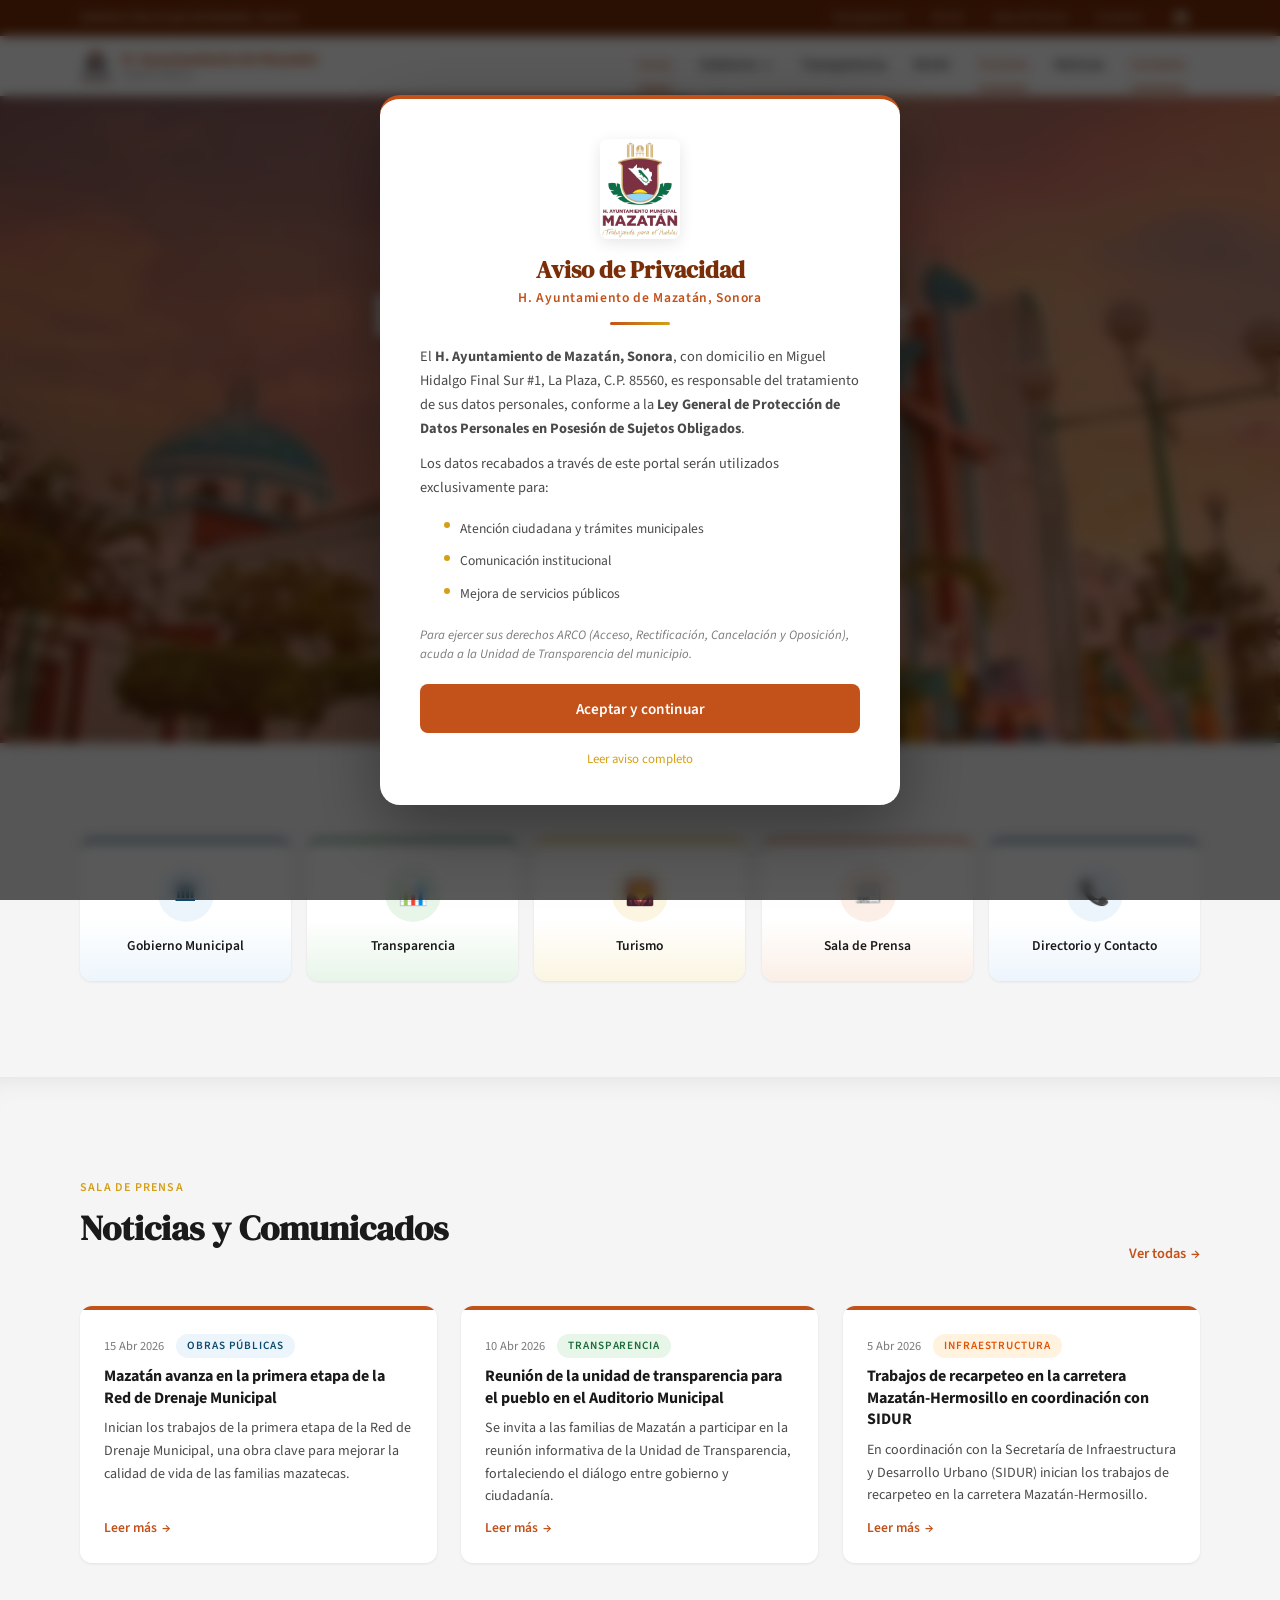
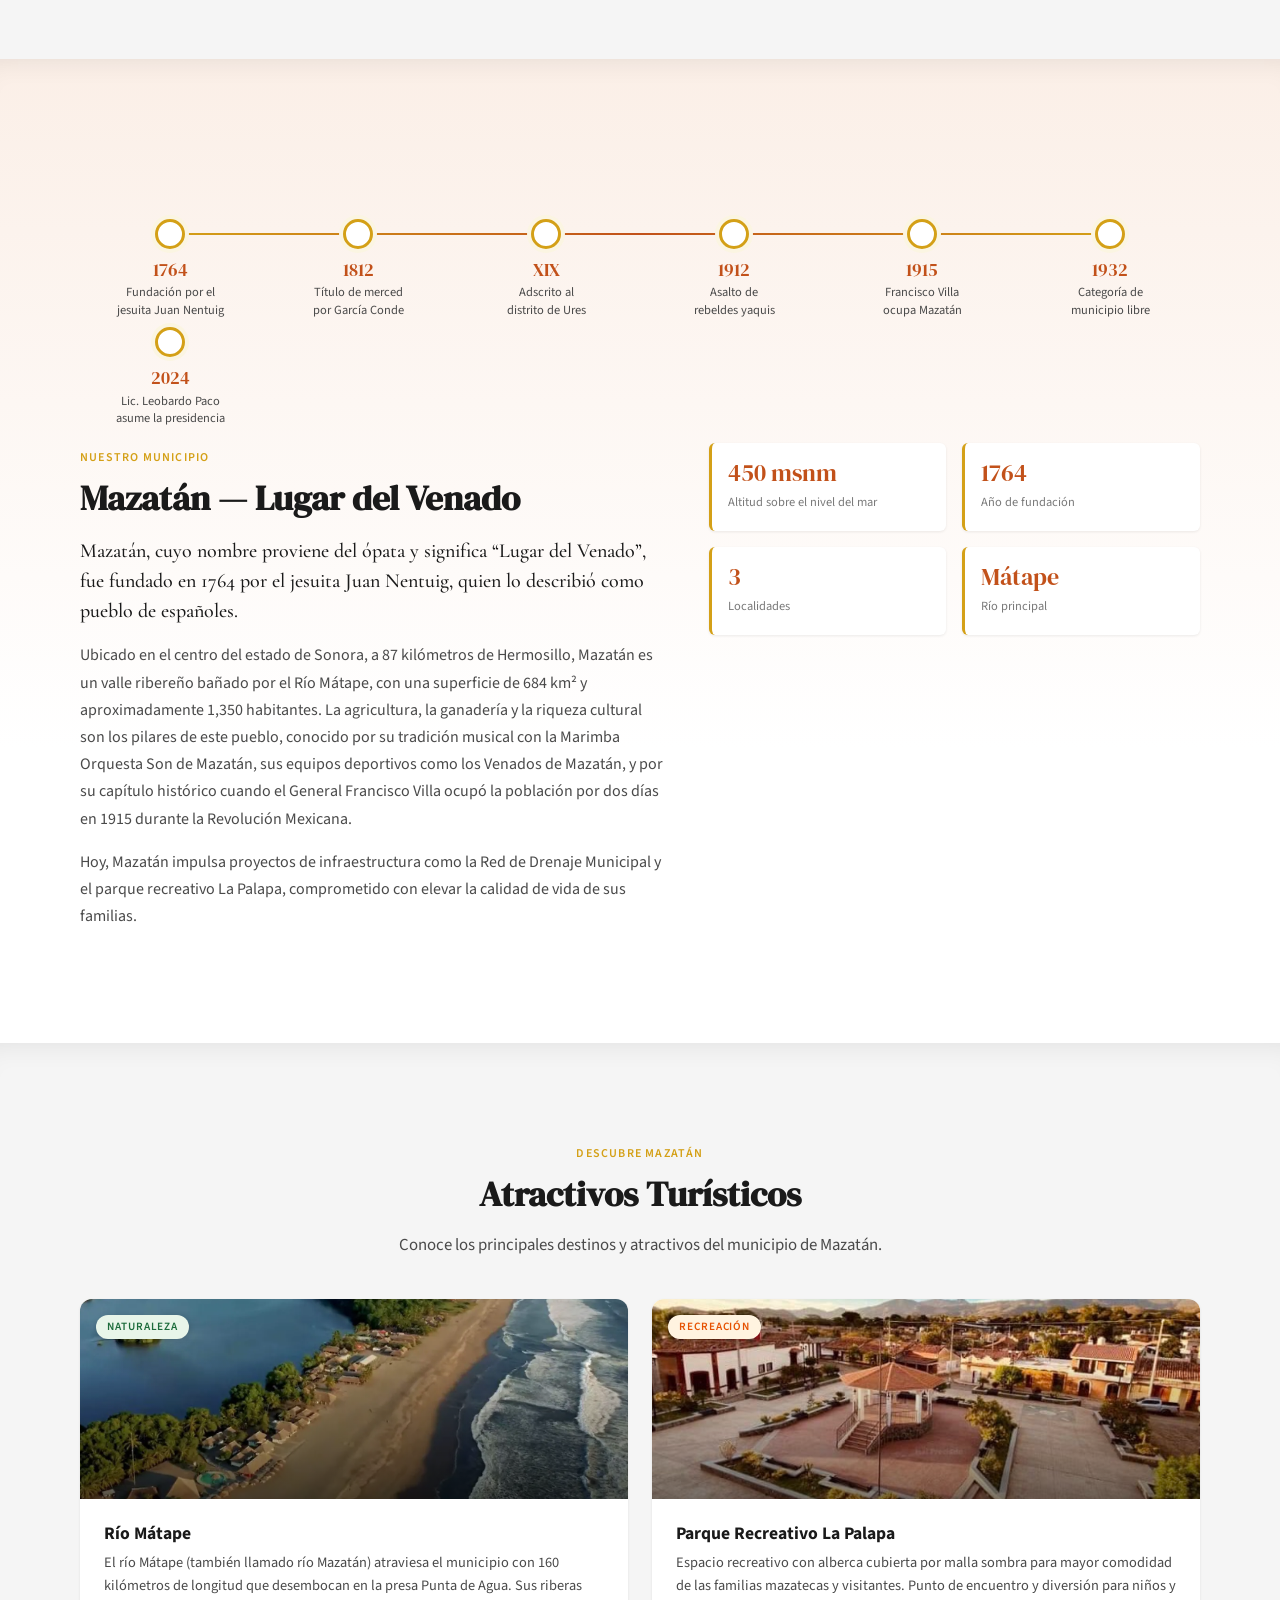
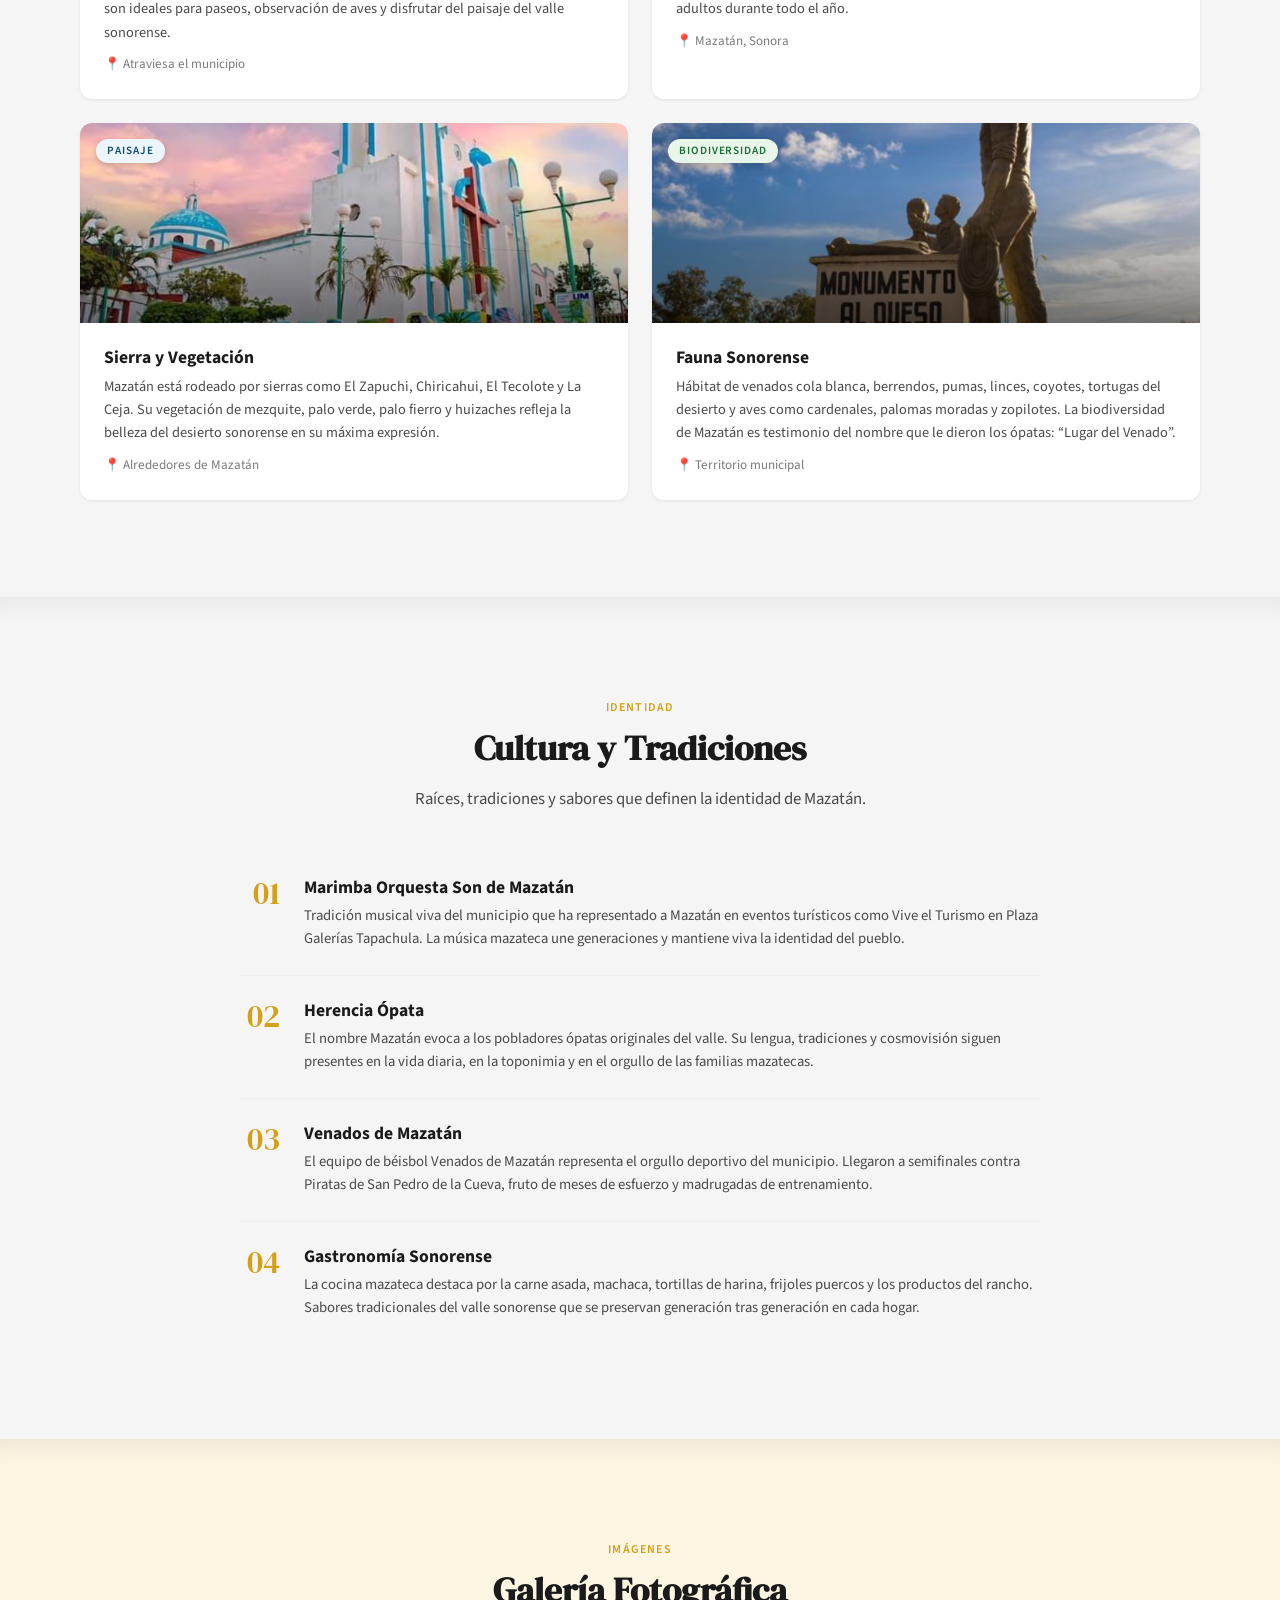
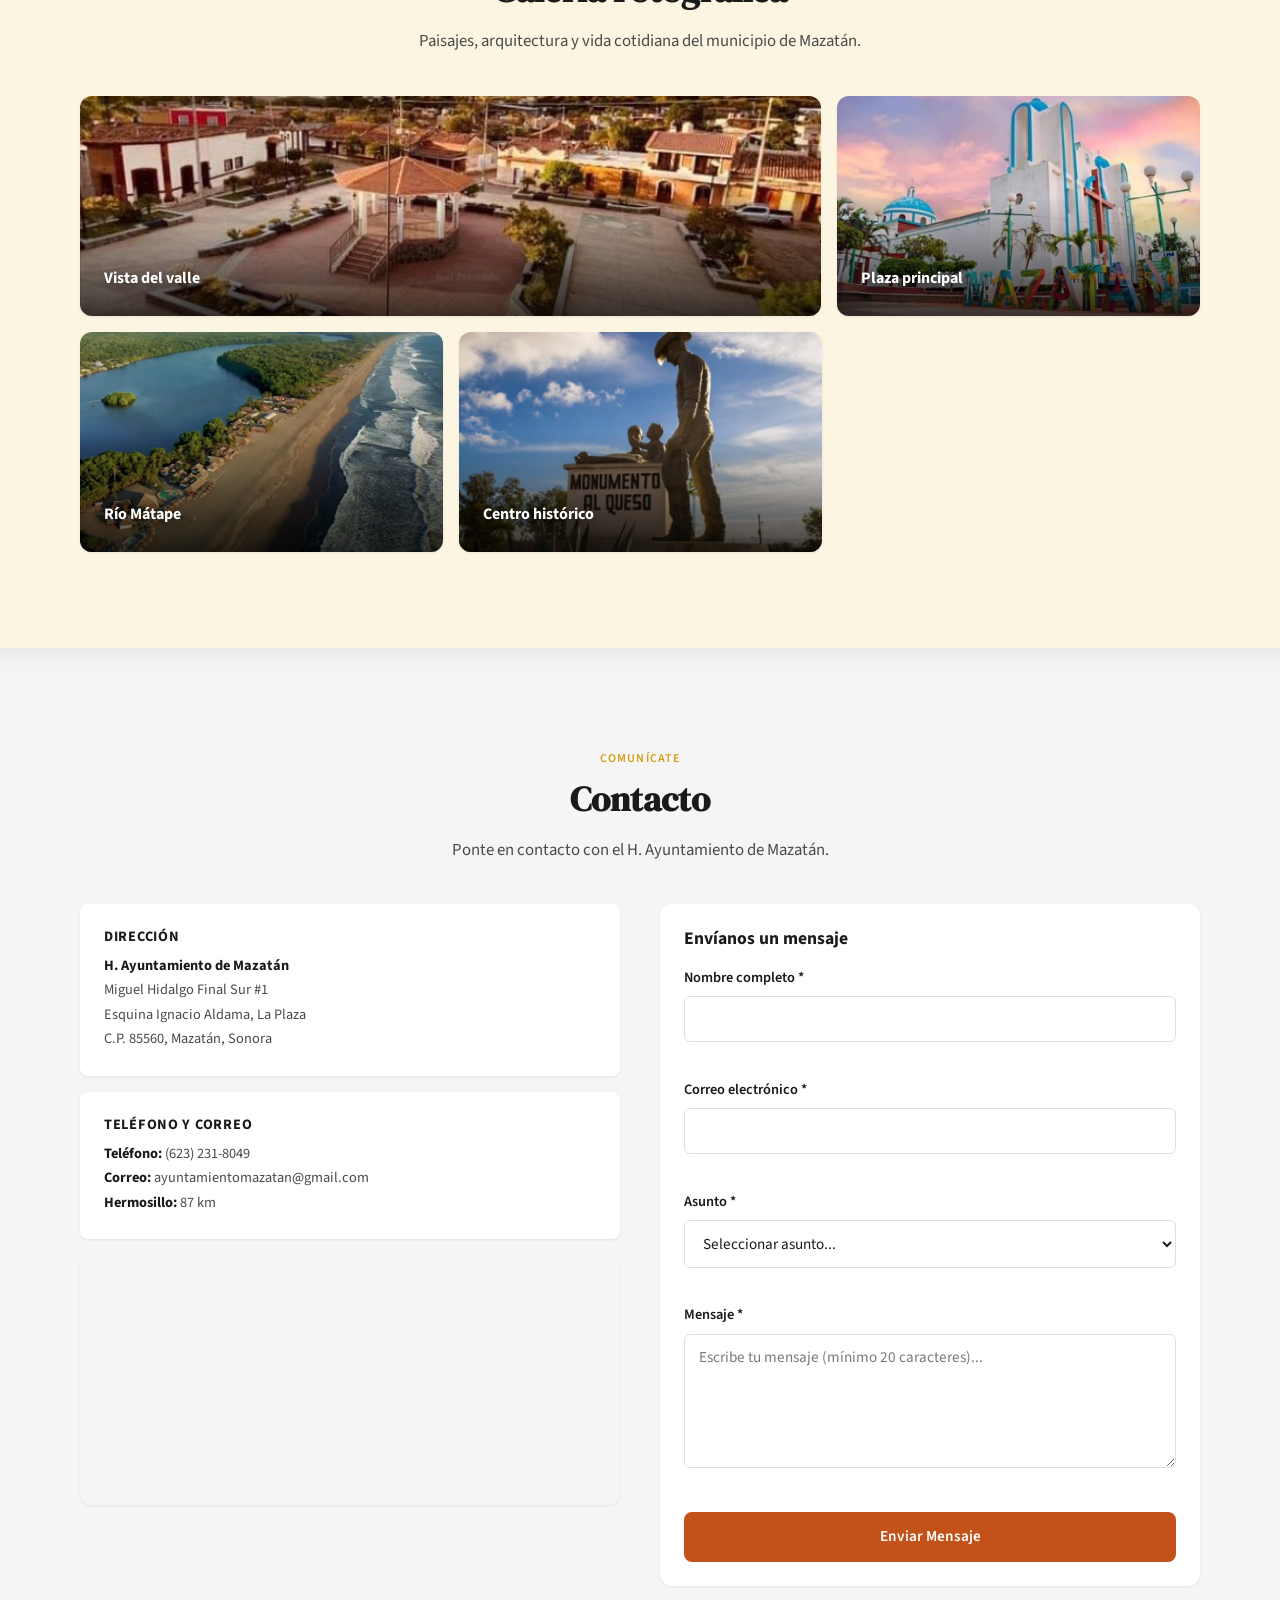
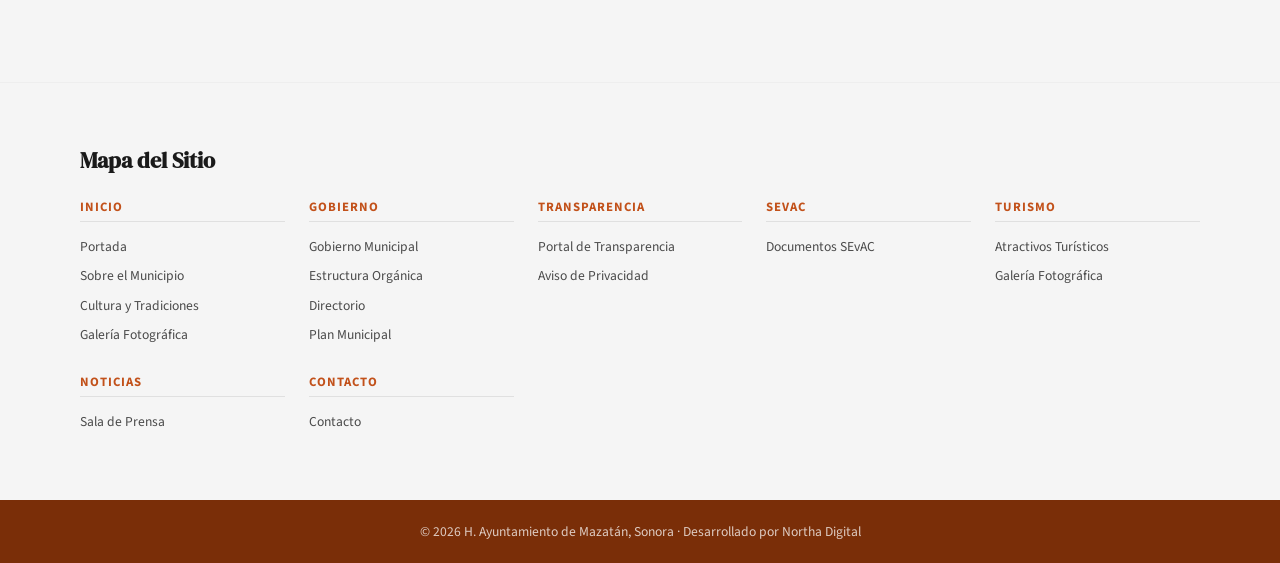
<file: index.html>
<!DOCTYPE html>
<html lang="es">
<head>
  <meta charset="UTF-8">
  <meta name="viewport" content="width=device-width, initial-scale=1.0">
  <meta name="theme-color" content="#C2511A">
  <meta name="apple-mobile-web-app-status-bar-style" content="#C2511A">
  <meta name="msapplication-navbutton-color" content="#C2511A">
  <meta name="color-scheme" content="only light">
  <meta name="supported-color-schemes" content="light only">
  <style>
    :root { color-scheme: only light !important; }
    html, body { background-color: #F5F5F5 !important; }
  </style>
  <title>H. Ayuntamiento de Mazatán | Portal Oficial del Gobierno Municipal</title>
  <meta name="description" content="Portal oficial del H. Ayuntamiento de Mazatán, Sonora. Servicios digitales, transparencia, turismo y noticias del gobierno municipal.">
  <meta name="keywords" content="Mazatán, Sonora, gobierno municipal, ayuntamiento, valle de Mátape, turismo, ópata, lugar del venado">
  <meta property="og:title" content="H. Ayuntamiento de Mazatán | Portal Oficial del Gobierno Municipal">
  <meta property="og:description" content="Portal oficial del H. Ayuntamiento de Mazatán, Sonora. Servicios digitales, transparencia, turismo y noticias del gobierno municipal.">
  <meta property="og:type" content="website">
  <meta property="og:locale" content="es_MX">
  <link rel="icon" href="data:image/svg+xml,<svg xmlns='http://www.w3.org/2000/svg' viewBox='0 0 100 100'><text y='.9em' font-size='90'>🏛️</text></svg>">
  <link rel="preconnect" href="https://fonts.googleapis.com">
  <link rel="preconnect" href="https://fonts.gstatic.com" crossorigin>
  <link href="https://fonts.googleapis.com/css2?family=DM+Serif+Display:ital@0;1&family=Source+Sans+3:wght@300;400;500;600;700&family=Cormorant+Garamond:ital,wght@0,500;0,600;0,700;1,600&display=swap" rel="stylesheet">
  <link rel="stylesheet" href="css/globals.css">
  <link rel="stylesheet" href="css/nav-footer.css">
  <link rel="stylesheet" href="css/home.css">
  <script src="js/main.js" defer></script>
</head>
<body>

  <!-- Skip link -->
  <a href="#main-content" class="skip-link">Ir al contenido principal</a>

  <!-- === TOPBAR === -->
  <div class="topbar">
    <div class="container">
      <span class="topbar__left">Gobierno Municipal de Mazatán, Sonora</span>
      <nav class="topbar__right" aria-label="Enlaces rápidos">
        <a href="transparencia.html" class="topbar__link">Transparencia</a>
        <span class="topbar__sep">|</span>
        <a href="sevac.html" class="topbar__link">SEvAC</a>
        <span class="topbar__sep">|</span>
        <a href="noticias.html" class="topbar__link">Sala de Prensa</a>
        <span class="topbar__sep">|</span>
        <a href="#contacto" class="topbar__link">Contacto</a>
        <span class="topbar__sep">|</span>
        <a href="https://www.facebook.com/" target="_blank" rel="noopener noreferrer" class="topbar__link topbar__facebook" aria-label="Facebook">
          <svg width="16" height="16" viewBox="0 0 24 24" fill="currentColor"><path d="M24 12.073c0-6.627-5.373-12-12-12s-12 5.373-12 12c0 5.99 4.388 10.954 10.125 11.854v-8.385H7.078v-3.47h3.047V9.43c0-3.007 1.792-4.669 4.533-4.669 1.312 0 2.686.235 2.686.235v2.953H15.83c-1.491 0-1.956.925-1.956 1.874v2.25h3.328l-.532 3.47h-2.796v8.385C19.612 23.027 24 18.062 24 12.073z"/></svg>
        </a>
      </nav>
    </div>
  </div>

  <!-- === NAVBAR === -->
  <nav class="navbar" role="navigation" aria-label="Navegación principal">
    <div class="container">
      <a href="index.html" class="navbar__brand">
        <img src="assets/images/escudo-mazatan.png" alt="Escudo de Mazatán" class="nav__escudo">
        <span class="navbar__brand-text">H. Ayuntamiento de Mazatán<small>Sonora, México</small></span>
      </a>

      <ul class="navbar__menu">
        <li><a href="index.html" class="navbar__link">Inicio</a></li>
        <li class="navbar__dropdown">
          <a href="gobierno.html" class="navbar__link navbar__dropdown-toggle">
            Gobierno
            <svg viewBox="0 0 12 12" aria-hidden="true"><path d="M2 4l4 4 4-4"/></svg>
          </a>
          <div class="navbar__dropdown-menu">
            <a href="gobierno.html#estructura" class="navbar__dropdown-item">Estructura Orgánica</a>
            <a href="gobierno.html#directorio" class="navbar__dropdown-item">Directorio</a>
            <a href="gobierno.html#plan" class="navbar__dropdown-item">Plan Municipal</a>
          </div>
        </li>
        <li><a href="transparencia.html" class="navbar__link">Transparencia</a></li>
        <li><a href="sevac.html" class="navbar__link">SEvAC</a></li>
        <li><a href="#turismo" class="navbar__link">Turismo</a></li>
        <li><a href="noticias.html" class="navbar__link">Noticias</a></li>
        <li><a href="#contacto" class="navbar__link">Contacto</a></li>
      </ul>

      <button class="navbar__hamburger" aria-label="Abrir menú de navegación" aria-expanded="false" aria-controls="mobile-menu">
        <span class="navbar__hamburger-line"></span>
        <span class="navbar__hamburger-line"></span>
        <span class="navbar__hamburger-line"></span>
      </button>
    </div>
  </nav>
  <div class="navbar-spacer"></div>

  <!-- === MENÚ MÓVIL === -->
  <div class="mobile-menu" id="mobile-menu">
    <div class="mobile-menu__overlay"></div>
    <div class="mobile-menu__panel">
      <div class="mobile-menu__header">
        <span class="mobile-menu__brand">Menú</span>
        <button class="mobile-menu__close" aria-label="Cerrar menú">&times;</button>
      </div>
      <nav class="mobile-menu__nav" aria-label="Navegación móvil">
        <a href="index.html" class="mobile-menu__link">Inicio</a>
        <button class="mobile-menu__link mobile-menu__submenu-toggle" aria-expanded="false">
          Gobierno
          <svg viewBox="0 0 12 12" aria-hidden="true"><path d="M2 4l4 4 4-4" fill="none" stroke="currentColor" stroke-width="2"/></svg>
        </button>
        <div class="mobile-menu__submenu">
          <a href="gobierno.html#estructura" class="mobile-menu__submenu-link">Estructura Orgánica</a>
          <a href="gobierno.html#directorio" class="mobile-menu__submenu-link">Directorio</a>
          <a href="gobierno.html#plan" class="mobile-menu__submenu-link">Plan Municipal</a>
        </div>
        <a href="transparencia.html" class="mobile-menu__link">Transparencia</a>
        <a href="sevac.html" class="mobile-menu__link">SEvAC</a>
        <a href="#turismo" class="mobile-menu__link">Turismo</a>
        <a href="noticias.html" class="mobile-menu__link">Noticias</a>
        <a href="#contacto" class="mobile-menu__link">Contacto</a>
      </nav>
    </div>
  </div>

  <!-- === CONTENIDO PRINCIPAL === -->
  <main id="main-content">

    <!-- === SECCIÓN B: HERO INSTITUCIONAL === -->
    <section class="hero">
      <div class="hero__content">
        <img src="assets/images/escudo-mazatan.png" alt="Escudo de Mazatán" class="hero__escudo">
        <h1 class="hero__title">H. Ayuntamiento de Mazatán</h1>
        <p class="hero__subtitle">Administración 2024–2027 · Sonora, México</p>
        <div class="hero__cta">
          <a href="https://transparencia.sonora.gob.mx/informacion-publica/organismos/9/municipios/1132/mazatan" target="_blank" rel="noopener noreferrer" class="btn btn--outline-white btn--lg">Portal de Transparencia</a>
        </div>
        <div class="hero__stats">
          <div class="hero__stat">
            <span class="hero__stat-number">1764</span>
            <span class="hero__stat-label">Año de fundación</span>
          </div>
          <div class="hero__stat">
            <span class="hero__stat-number">684 km&sup2;</span>
            <span class="hero__stat-label">Superficie territorial</span>
          </div>
          <div class="hero__stat">
            <span class="hero__stat-number">1,350</span>
            <span class="hero__stat-label">Habitantes</span>
          </div>
        </div>
      </div>
    </section>

    <!-- === SECCIÓN C: ACCESOS DIRECTOS A SERVICIOS === -->
    <section class="section section--gob-bg">
      <div class="container">
        <div class="servicios-grid">
          <a href="gobierno.html" class="servicio-card servicio-card--blue" data-reveal>
            <div class="servicio-card__icon" aria-hidden="true">&#x1F3DB;</div>
            <span class="servicio-card__title">Gobierno Municipal</span>
          </a>
          <a href="transparencia.html" class="servicio-card servicio-card--green" data-reveal>
            <div class="servicio-card__icon" aria-hidden="true">&#x1F4CA;</div>
            <span class="servicio-card__title">Transparencia</span>
          </a>
          <a href="#turismo" class="servicio-card servicio-card--gold" data-reveal>
            <div class="servicio-card__icon" aria-hidden="true">&#x1F304;</div>
            <span class="servicio-card__title">Turismo</span>
          </a>
          <a href="noticias.html" class="servicio-card servicio-card--primary" data-reveal>
            <div class="servicio-card__icon" aria-hidden="true">&#x1F4F0;</div>
            <span class="servicio-card__title">Sala de Prensa</span>
          </a>
          <a href="#contacto" class="servicio-card servicio-card--blue" data-reveal>
            <div class="servicio-card__icon" aria-hidden="true">&#x1F4DE;</div>
            <span class="servicio-card__title">Directorio y Contacto</span>
          </a>
        </div>
      </div>
    </section>

    <!-- === SECCIÓN D: NOTICIAS Y COMUNICADOS === -->
    <section class="section">
      <div class="container">
        <div class="noticias-home__header">
          <div>
            <span class="section__tag">Sala de Prensa</span>
            <h2 class="section__title">Noticias y Comunicados</h2>
          </div>
          <a href="noticias.html" class="noticias-home__link">Ver todas <span aria-hidden="true">&rarr;</span></a>
        </div>

        <div class="noticias-home__grid">
          <!-- Noticia 1 -->
          <article class="noticia-home-card" data-reveal>
            <div class="noticia-home-card__bar"></div>
            <div class="noticia-home-card__body">
              <div class="noticia-home-card__meta">
                <span class="noticia-home-card__date">15 Abr 2026</span>
                <span class="badge badge--presencial">Obras Públicas</span>
              </div>
              <h3 class="noticia-home-card__title">Mazatán avanza en la primera etapa de la Red de Drenaje Municipal</h3>
              <p class="noticia-home-card__excerpt">
                Inician los trabajos de la primera etapa de la Red de Drenaje Municipal, una obra clave para mejorar la calidad de vida de las familias mazatecas.
              </p>
              <a href="noticias.html" class="noticia-home-card__link">Leer más <span aria-hidden="true">&rarr;</span></a>
            </div>
          </article>

          <!-- Noticia 2 -->
          <article class="noticia-home-card" data-reveal>
            <div class="noticia-home-card__bar"></div>
            <div class="noticia-home-card__body">
              <div class="noticia-home-card__meta">
                <span class="noticia-home-card__date">10 Abr 2026</span>
                <span class="badge badge--online">Transparencia</span>
              </div>
              <h3 class="noticia-home-card__title">Reunión de la unidad de transparencia para el pueblo en el Auditorio Municipal</h3>
              <p class="noticia-home-card__excerpt">
                Se invita a las familias de Mazatán a participar en la reunión informativa de la Unidad de Transparencia, fortaleciendo el diálogo entre gobierno y ciudadanía.
              </p>
              <a href="noticias.html" class="noticia-home-card__link">Leer más <span aria-hidden="true">&rarr;</span></a>
            </div>
          </article>

          <!-- Noticia 3 -->
          <article class="noticia-home-card" data-reveal>
            <div class="noticia-home-card__bar"></div>
            <div class="noticia-home-card__body">
              <div class="noticia-home-card__meta">
                <span class="noticia-home-card__date">5 Abr 2026</span>
                <span class="badge badge--hybrid">Infraestructura</span>
              </div>
              <h3 class="noticia-home-card__title">Trabajos de recarpeteo en la carretera Mazatán-Hermosillo en coordinación con SIDUR</h3>
              <p class="noticia-home-card__excerpt">
                En coordinación con la Secretaría de Infraestructura y Desarrollo Urbano (SIDUR) inician los trabajos de recarpeteo en la carretera Mazatán-Hermosillo.
              </p>
              <a href="noticias.html" class="noticia-home-card__link">Leer más <span aria-hidden="true">&rarr;</span></a>
            </div>
          </article>
        </div>
      </div>
    </section>

    <!-- === SECCIÓN E: SOBRE EL MUNICIPIO === -->
    <section class="section section--municipio-bg" id="municipio">
      <div class="container">

        <!-- Timeline de hitos históricos -->
        <div class="timeline" data-reveal>
          <div class="timeline__track">
            <div class="timeline__item">
              <span class="timeline__dot" aria-hidden="true"></span>
              <span class="timeline__year">1764</span>
              <span class="timeline__event">Fundación por el<br>jesuita Juan Nentuig</span>
            </div>
            <div class="timeline__item">
              <span class="timeline__dot" aria-hidden="true"></span>
              <span class="timeline__year">1812</span>
              <span class="timeline__event">Título de merced<br>por García Conde</span>
            </div>
            <div class="timeline__item">
              <span class="timeline__dot" aria-hidden="true"></span>
              <span class="timeline__year">XIX</span>
              <span class="timeline__event">Adscrito al<br>distrito de Ures</span>
            </div>
            <div class="timeline__item">
              <span class="timeline__dot" aria-hidden="true"></span>
              <span class="timeline__year">1912</span>
              <span class="timeline__event">Asalto de<br>rebeldes yaquis</span>
            </div>
            <div class="timeline__item">
              <span class="timeline__dot" aria-hidden="true"></span>
              <span class="timeline__year">1915</span>
              <span class="timeline__event">Francisco Villa<br>ocupa Mazatán</span>
            </div>
            <div class="timeline__item">
              <span class="timeline__dot" aria-hidden="true"></span>
              <span class="timeline__year">1932</span>
              <span class="timeline__event">Categoría de<br>municipio libre</span>
            </div>
            <div class="timeline__item">
              <span class="timeline__dot" aria-hidden="true"></span>
              <span class="timeline__year">2024</span>
              <span class="timeline__event">Lic. Leobardo Paco<br>asume la presidencia</span>
            </div>
          </div>
        </div>

        <div class="municipio__grid">
          <!-- Izquierda: contenido editorial -->
          <div data-reveal="left">
            <span class="section__tag">Nuestro Municipio</span>
            <h2 class="section__title">Mazatán &mdash; Lugar del Venado</h2>
            <p class="municipio__lead">
              Mazatán, cuyo nombre proviene del ópata y significa &ldquo;Lugar del Venado&rdquo;, fue fundado en 1764
              por el jesuita Juan Nentuig, quien lo describió como pueblo de españoles.
            </p>
            <div class="municipio__text">
              <p>
                Ubicado en el centro del estado de Sonora, a 87 kilómetros de Hermosillo, Mazatán es un valle
                ribereño bañado por el Río Mátape, con una superficie de 684 km&sup2; y aproximadamente 1,350 habitantes.
                La agricultura, la ganadería y la riqueza cultural son los pilares de este pueblo, conocido por su
                tradición musical con la Marimba Orquesta Son de Mazatán, sus equipos deportivos como los Venados
                de Mazatán, y por su capítulo histórico cuando el General Francisco Villa ocupó la población por
                dos días en 1915 durante la Revolución Mexicana.
              </p>
              <p>
                Hoy, Mazatán impulsa proyectos de infraestructura como la Red de Drenaje Municipal y el parque
                recreativo La Palapa, comprometido con elevar la calidad de vida de sus familias.
              </p>
            </div>
          </div>

          <!-- Derecha: datos -->
          <div class="municipio__datos" data-reveal="right">
            <div class="municipio__dato">
              <span class="municipio__dato-number">450 msnm</span>
              <span class="municipio__dato-label">Altitud sobre el nivel del mar</span>
            </div>
            <div class="municipio__dato">
              <span class="municipio__dato-number">1764</span>
              <span class="municipio__dato-label">Año de fundación</span>
            </div>
            <div class="municipio__dato">
              <span class="municipio__dato-number">3</span>
              <span class="municipio__dato-label">Localidades</span>
            </div>
            <div class="municipio__dato">
              <span class="municipio__dato-number">Mátape</span>
              <span class="municipio__dato-label">Río principal</span>
            </div>
          </div>
        </div>
      </div>
    </section>

    <!-- === SECCIÓN F: TURISMO === -->
    <section class="section" id="turismo" style="background-color: var(--gob-bg);">
      <div class="container">
        <div class="section__header section__header--center" data-reveal="fade">
          <span class="section__tag">Descubre Mazatán</span>
          <h2 class="section__title">Atractivos Turísticos</h2>
          <p class="section__subtitle">Conoce los principales destinos y atractivos del municipio de Mazatán.</p>
        </div>

        <div class="turismo-grid">
          <!-- Río Mátape -->
          <article class="turismo-card" data-reveal>
            <div class="turismo-card__image turismo-card__image--1">
              <span class="turismo-card__badge badge badge--online">Naturaleza</span>
            </div>
            <div class="turismo-card__body">
              <h3 class="turismo-card__title">Río Mátape</h3>
              <p class="turismo-card__desc">
                El río Mátape (también llamado río Mazatán) atraviesa el municipio con 160 kilómetros de longitud
                que desembocan en la presa Punta de Agua. Sus riberas son ideales para paseos, observación de aves
                y disfrutar del paisaje del valle sonorense.
              </p>
              <span class="turismo-card__location">&#x1F4CD; Atraviesa el municipio</span>
            </div>
          </article>

          <!-- Parque Recreativo La Palapa -->
          <article class="turismo-card" data-reveal>
            <div class="turismo-card__image turismo-card__image--2">
              <span class="turismo-card__badge badge badge--hybrid">Recreación</span>
            </div>
            <div class="turismo-card__body">
              <h3 class="turismo-card__title">Parque Recreativo La Palapa</h3>
              <p class="turismo-card__desc">
                Espacio recreativo con alberca cubierta por malla sombra para mayor comodidad de las familias
                mazatecas y visitantes. Punto de encuentro y diversión para niños y adultos durante todo el año.
              </p>
              <span class="turismo-card__location">&#x1F4CD; Mazatán, Sonora</span>
            </div>
          </article>

          <!-- Sierra y Vegetación -->
          <article class="turismo-card" data-reveal>
            <div class="turismo-card__image turismo-card__image--3">
              <span class="turismo-card__badge badge badge--presencial">Paisaje</span>
            </div>
            <div class="turismo-card__body">
              <h3 class="turismo-card__title">Sierra y Vegetación</h3>
              <p class="turismo-card__desc">
                Mazatán está rodeado por sierras como El Zapuchi, Chiricahui, El Tecolote y La Ceja. Su vegetación
                de mezquite, palo verde, palo fierro y huizaches refleja la belleza del desierto sonorense en su
                máxima expresión.
              </p>
              <span class="turismo-card__location">&#x1F4CD; Alrededores de Mazatán</span>
            </div>
          </article>

          <!-- Fauna Sonorense -->
          <article class="turismo-card" data-reveal>
            <div class="turismo-card__image turismo-card__image--4">
              <span class="turismo-card__badge badge badge--online">Biodiversidad</span>
            </div>
            <div class="turismo-card__body">
              <h3 class="turismo-card__title">Fauna Sonorense</h3>
              <p class="turismo-card__desc">
                Hábitat de venados cola blanca, berrendos, pumas, linces, coyotes, tortugas del desierto y aves
                como cardenales, palomas moradas y zopilotes. La biodiversidad de Mazatán es testimonio del nombre
                que le dieron los ópatas: &ldquo;Lugar del Venado&rdquo;.
              </p>
              <span class="turismo-card__location">&#x1F4CD; Territorio municipal</span>
            </div>
          </article>
        </div>
      </div>
    </section>

    <!-- === SECCIÓN G: CULTURA === -->
    <section class="section" id="cultura">
      <div class="container">
        <div class="section__header section__header--center" data-reveal="fade">
          <span class="section__tag">Identidad</span>
          <h2 class="section__title">Cultura y Tradiciones</h2>
          <p class="section__subtitle">Raíces, tradiciones y sabores que definen la identidad de Mazatán.</p>
        </div>

        <div class="cultura-list">
          <div class="cultura-item" data-reveal>
            <span class="cultura-item__number" aria-hidden="true">01</span>
            <div class="cultura-item__content">
              <h3 class="cultura-item__title">Marimba Orquesta Son de Mazatán</h3>
              <p class="cultura-item__text">
                Tradición musical viva del municipio que ha representado a Mazatán en eventos turísticos como
                Vive el Turismo en Plaza Galerías Tapachula. La música mazateca une generaciones y mantiene viva
                la identidad del pueblo.
              </p>
            </div>
          </div>

          <div class="cultura-item" data-reveal>
            <span class="cultura-item__number" aria-hidden="true">02</span>
            <div class="cultura-item__content">
              <h3 class="cultura-item__title">Herencia Ópata</h3>
              <p class="cultura-item__text">
                El nombre Mazatán evoca a los pobladores ópatas originales del valle. Su lengua, tradiciones y
                cosmovisión siguen presentes en la vida diaria, en la toponimia y en el orgullo de las familias
                mazatecas.
              </p>
            </div>
          </div>

          <div class="cultura-item" data-reveal>
            <span class="cultura-item__number" aria-hidden="true">03</span>
            <div class="cultura-item__content">
              <h3 class="cultura-item__title">Venados de Mazatán</h3>
              <p class="cultura-item__text">
                El equipo de béisbol Venados de Mazatán representa el orgullo deportivo del municipio. Llegaron
                a semifinales contra Piratas de San Pedro de la Cueva, fruto de meses de esfuerzo y madrugadas
                de entrenamiento.
              </p>
            </div>
          </div>

          <div class="cultura-item" data-reveal>
            <span class="cultura-item__number" aria-hidden="true">04</span>
            <div class="cultura-item__content">
              <h3 class="cultura-item__title">Gastronomía Sonorense</h3>
              <p class="cultura-item__text">
                La cocina mazateca destaca por la carne asada, machaca, tortillas de harina, frijoles puercos y
                los productos del rancho. Sabores tradicionales del valle sonorense que se preservan generación
                tras generación en cada hogar.
              </p>
            </div>
          </div>
        </div>
      </div>
    </section>

    <!-- === SECCIÓN H: GALERÍA === -->
    <section class="section section--gold-bg" id="galeria">
      <div class="container">
        <div class="section__header section__header--center" data-reveal="fade">
          <span class="section__tag">Imágenes</span>
          <h2 class="section__title">Galería Fotográfica</h2>
          <p class="section__subtitle">Paisajes, arquitectura y vida cotidiana del municipio de Mazatán.</p>
        </div>

        <div class="galeria-grid">
          <button type="button" class="galeria-item galeria-item--wide galeria-item--1" data-reveal data-lightbox-src="assets/images/galeria-mazatan.jpg" data-lightbox-caption="Vista del valle">
            <span class="galeria-item__title">Vista del valle</span>
          </button>
          <button type="button" class="galeria-item galeria-item--2" data-reveal data-lightbox-src="assets/images/hero-mazatan.jpg" data-lightbox-caption="Plaza principal">
            <span class="galeria-item__title">Plaza principal</span>
          </button>
          <button type="button" class="galeria-item galeria-item--3" data-reveal data-lightbox-src="assets/images/turismo-mazatan.jpg" data-lightbox-caption="Río Mátape">
            <span class="galeria-item__title">Río Mátape</span>
          </button>
          <button type="button" class="galeria-item galeria-item--4" data-reveal data-lightbox-src="assets/images/cultura-mazatan.jpg" data-lightbox-caption="Centro histórico">
            <span class="galeria-item__title">Centro histórico</span>
          </button>
        </div>
      </div>
    </section>

    <!-- === SECCIÓN I: CONTACTO === -->
    <section class="section section--gob-bg" id="contacto">
      <div class="container">
        <div class="section__header section__header--center" data-reveal="fade">
          <span class="section__tag">Comunícate</span>
          <h2 class="section__title">Contacto</h2>
          <p class="section__subtitle">Ponte en contacto con el H. Ayuntamiento de Mazatán.</p>
        </div>

        <div class="contacto-grid">
          <!-- Izquierda: información y mapa -->
          <div class="contacto-info" data-reveal="left">
            <div class="contacto-card">
              <h3 class="contacto-card__title">Dirección</h3>
              <p class="contacto-card__text">
                <strong>H. Ayuntamiento de Mazatán</strong><br>
                Miguel Hidalgo Final Sur #1<br>
                Esquina Ignacio Aldama, La Plaza<br>
                C.P. 85560, Mazatán, Sonora
              </p>
            </div>

            <div class="contacto-card">
              <h3 class="contacto-card__title">Teléfono y correo</h3>
              <p class="contacto-card__text">
                <strong>Teléfono:</strong> (623) 231-8049<br>
                <strong>Correo:</strong> ayuntamientomazatan@gmail.com<br>
                <strong>Hermosillo:</strong> 87 km
              </p>
            </div>

            <div class="contacto-map">
              <iframe
                src="https://www.google.com/maps?q=29.0167,-110.1333&hl=es&z=13&output=embed"
                width="100%"
                height="250"
                style="border:0;"
                allowfullscreen=""
                loading="lazy"
                referrerpolicy="no-referrer-when-downgrade"
                title="Ubicación de Mazatán, Sonora en Google Maps">
              </iframe>
            </div>
          </div>

          <!-- Derecha: formulario -->
          <div data-reveal="right">
            <div class="contacto-form">
              <h3 class="contacto-form__title">Envíanos un mensaje</h3>

              <form id="contact-form" action="https://api.web3forms.com/submit" method="POST" novalidate>
                <input type="hidden" name="access_key" value="9ee5082d-184c-433f-9faf-ff601b9a945b">
                <input type="hidden" name="subject" value="Nuevo mensaje del Portal de Mazatán">
                <input type="hidden" name="from_name" value="Portal de Mazatán">
                <div class="form-group">
                  <label for="contact-nombre" class="form-label">Nombre completo *</label>
                  <input type="text" id="contact-nombre" name="nombre" class="form-input" required autocomplete="name">
                  <span class="form-error" aria-live="polite"></span>
                </div>

                <div class="form-group">
                  <label for="contact-email" class="form-label">Correo electrónico *</label>
                  <input type="email" id="contact-email" name="email" class="form-input" required autocomplete="email">
                  <span class="form-error" aria-live="polite"></span>
                </div>

                <div class="form-group">
                  <label for="contact-asunto" class="form-label">Asunto *</label>
                  <select id="contact-asunto" name="asunto" class="form-select" required>
                    <option value="">Seleccionar asunto...</option>
                    <option value="informacion">Información general</option>
                    <option value="turismo">Turismo</option>
                    <option value="quejas">Quejas y sugerencias</option>
                    <option value="otro">Otro</option>
                  </select>
                  <span class="form-error" aria-live="polite"></span>
                </div>

                <div class="form-group">
                  <label for="contact-mensaje" class="form-label">Mensaje *</label>
                  <textarea id="contact-mensaje" name="mensaje" class="form-textarea" required rows="5" minlength="20"
                    placeholder="Escribe tu mensaje (mínimo 20 caracteres)..."></textarea>
                  <span class="form-error" aria-live="polite"></span>
                </div>

                <button type="submit" class="btn btn--primary" style="width: 100%;">Enviar Mensaje</button>
              </form>

              <div class="contact-feedback" id="contact-feedback" role="status" aria-live="polite" hidden></div>
            </div>

            <!-- Éxito (oculto por defecto) -->
            <div class="contact-success" id="contact-success" hidden>
              <div class="contact-success__icon" aria-hidden="true">&#x2705;</div>
              <h3 class="contact-success__title">¡Mensaje enviado!</h3>
              <p class="contact-success__text">
                Gracias por comunicarte con el H. Ayuntamiento de Mazatán.
                Tu mensaje ha sido recibido y será atendido a la brevedad.
              </p>
            </div>
          </div>
        </div>
      </div>
    </section>

  </main>

  <!-- === MAPA DEL SITIO === -->
  <section class="sitemap" id="mapa-sitio" aria-labelledby="sitemap-title">
    <div class="container">
      <h2 class="sitemap__title" id="sitemap-title">Mapa del Sitio</h2>
      <div class="sitemap__grid">
        <div class="sitemap__col">
          <h3 class="sitemap__col-title">Inicio</h3>
          <a href="index.html" class="sitemap__link">Portada</a>
          <a href="index.html#municipio" class="sitemap__link">Sobre el Municipio</a>
          <a href="index.html#cultura" class="sitemap__link">Cultura y Tradiciones</a>
          <a href="index.html#galeria" class="sitemap__link">Galería Fotográfica</a>
        </div>
        <div class="sitemap__col">
          <h3 class="sitemap__col-title">Gobierno</h3>
          <a href="gobierno.html" class="sitemap__link">Gobierno Municipal</a>
          <a href="gobierno.html#estructura" class="sitemap__link">Estructura Orgánica</a>
          <a href="gobierno.html#directorio" class="sitemap__link">Directorio</a>
          <a href="gobierno.html#plan" class="sitemap__link">Plan Municipal</a>
        </div>
        <div class="sitemap__col">
          <h3 class="sitemap__col-title">Transparencia</h3>
          <a href="transparencia.html" class="sitemap__link">Portal de Transparencia</a>
          <a href="transparencia.html#aviso-privacidad" class="sitemap__link">Aviso de Privacidad</a>
        </div>
        <div class="sitemap__col">
          <h3 class="sitemap__col-title">SEvAC</h3>
          <a href="sevac.html" class="sitemap__link">Documentos SEvAC</a>
        </div>
        <div class="sitemap__col">
          <h3 class="sitemap__col-title">Turismo</h3>
          <a href="index.html#turismo" class="sitemap__link">Atractivos Turísticos</a>
          <a href="index.html#galeria" class="sitemap__link">Galería Fotográfica</a>
        </div>
        <div class="sitemap__col">
          <h3 class="sitemap__col-title">Noticias</h3>
          <a href="noticias.html" class="sitemap__link">Sala de Prensa</a>
        </div>
        <div class="sitemap__col">
          <h3 class="sitemap__col-title">Contacto</h3>
          <a href="index.html#contacto" class="sitemap__link">Contacto</a>
        </div>
      </div>
    </div>
  </section>

  <!-- === FOOTER === -->
  <footer style="background:#7A2E08; text-align:center; padding:1.25rem 1rem; font-size:0.85rem; color:rgba(255,255,255,0.75);">
    &copy; 2026 H. Ayuntamiento de Mazatán, Sonora &middot; Desarrollado por Northa Digital
  </footer>

  <!-- === AVISO DE PRIVACIDAD === -->
  <div id="privacyOverlay" class="privacy-overlay">
    <div class="privacy-popup">
      <img src="assets/images/escudo-mazatan.png" alt="Escudo de Mazatán" class="privacy-popup__escudo">
      <h3 class="privacy-popup__title">Aviso de Privacidad</h3>
      <h4 class="privacy-popup__subtitle">H. Ayuntamiento de Mazatán, Sonora</h4>
      <div class="privacy-popup__divider"></div>
      <p class="privacy-popup__text">
        El <strong>H. Ayuntamiento de Mazatán, Sonora</strong>, con domicilio en Miguel Hidalgo Final Sur #1,
        La Plaza, C.P. 85560, es responsable del tratamiento de sus datos personales, conforme a la
        <strong>Ley General de Protección de Datos Personales en Posesión de Sujetos Obligados</strong>.
      </p>
      <p class="privacy-popup__text">
        Los datos recabados a través de este portal serán utilizados exclusivamente para:
      </p>
      <ul class="privacy-popup__list">
        <li>Atención ciudadana y trámites municipales</li>
        <li>Comunicación institucional</li>
        <li>Mejora de servicios públicos</li>
      </ul>
      <p class="privacy-popup__arco">
        Para ejercer sus derechos ARCO (Acceso, Rectificación, Cancelación y Oposición),
        acuda a la Unidad de Transparencia del municipio.
      </p>
      <button id="acceptPrivacy" class="privacy-popup__btn">Aceptar y continuar</button>
      <a href="transparencia.html#aviso-privacidad" class="privacy-popup__link">Leer aviso completo</a>
    </div>
  </div>

</body>
</html>
</file>
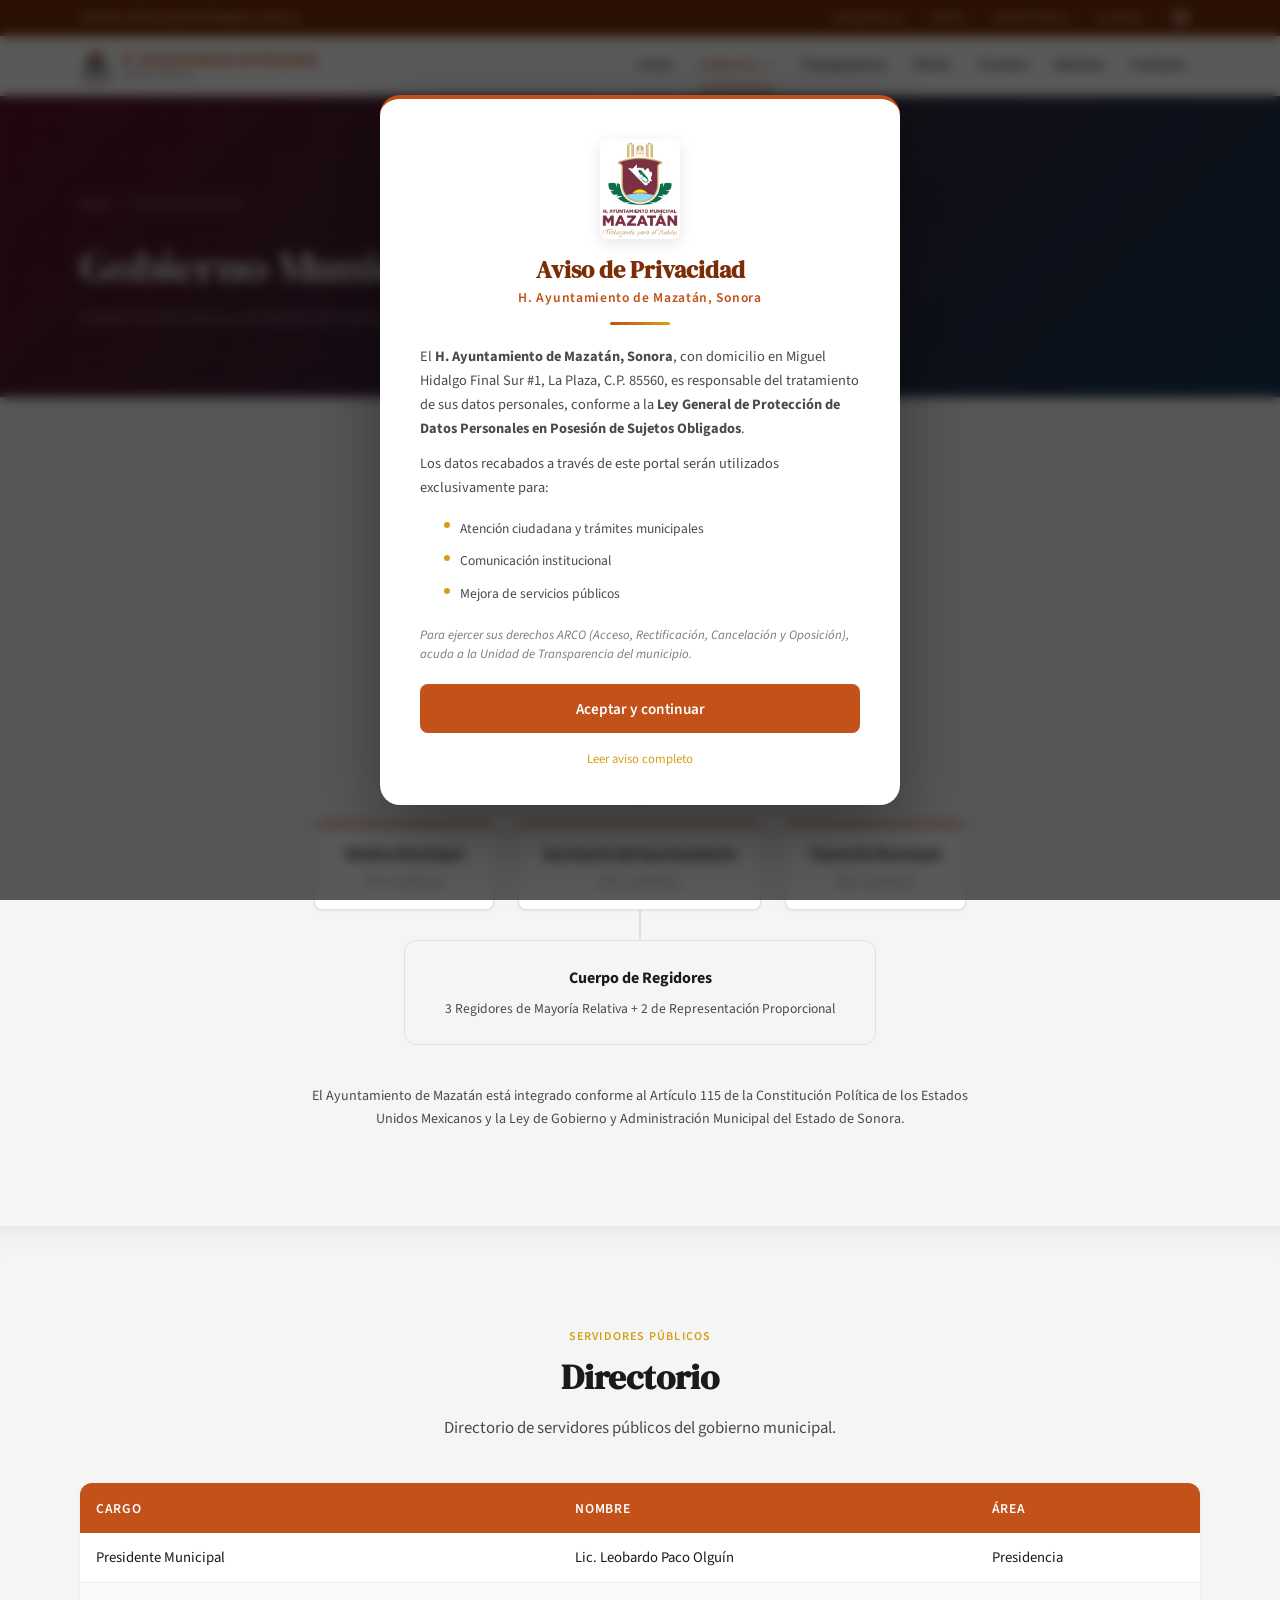
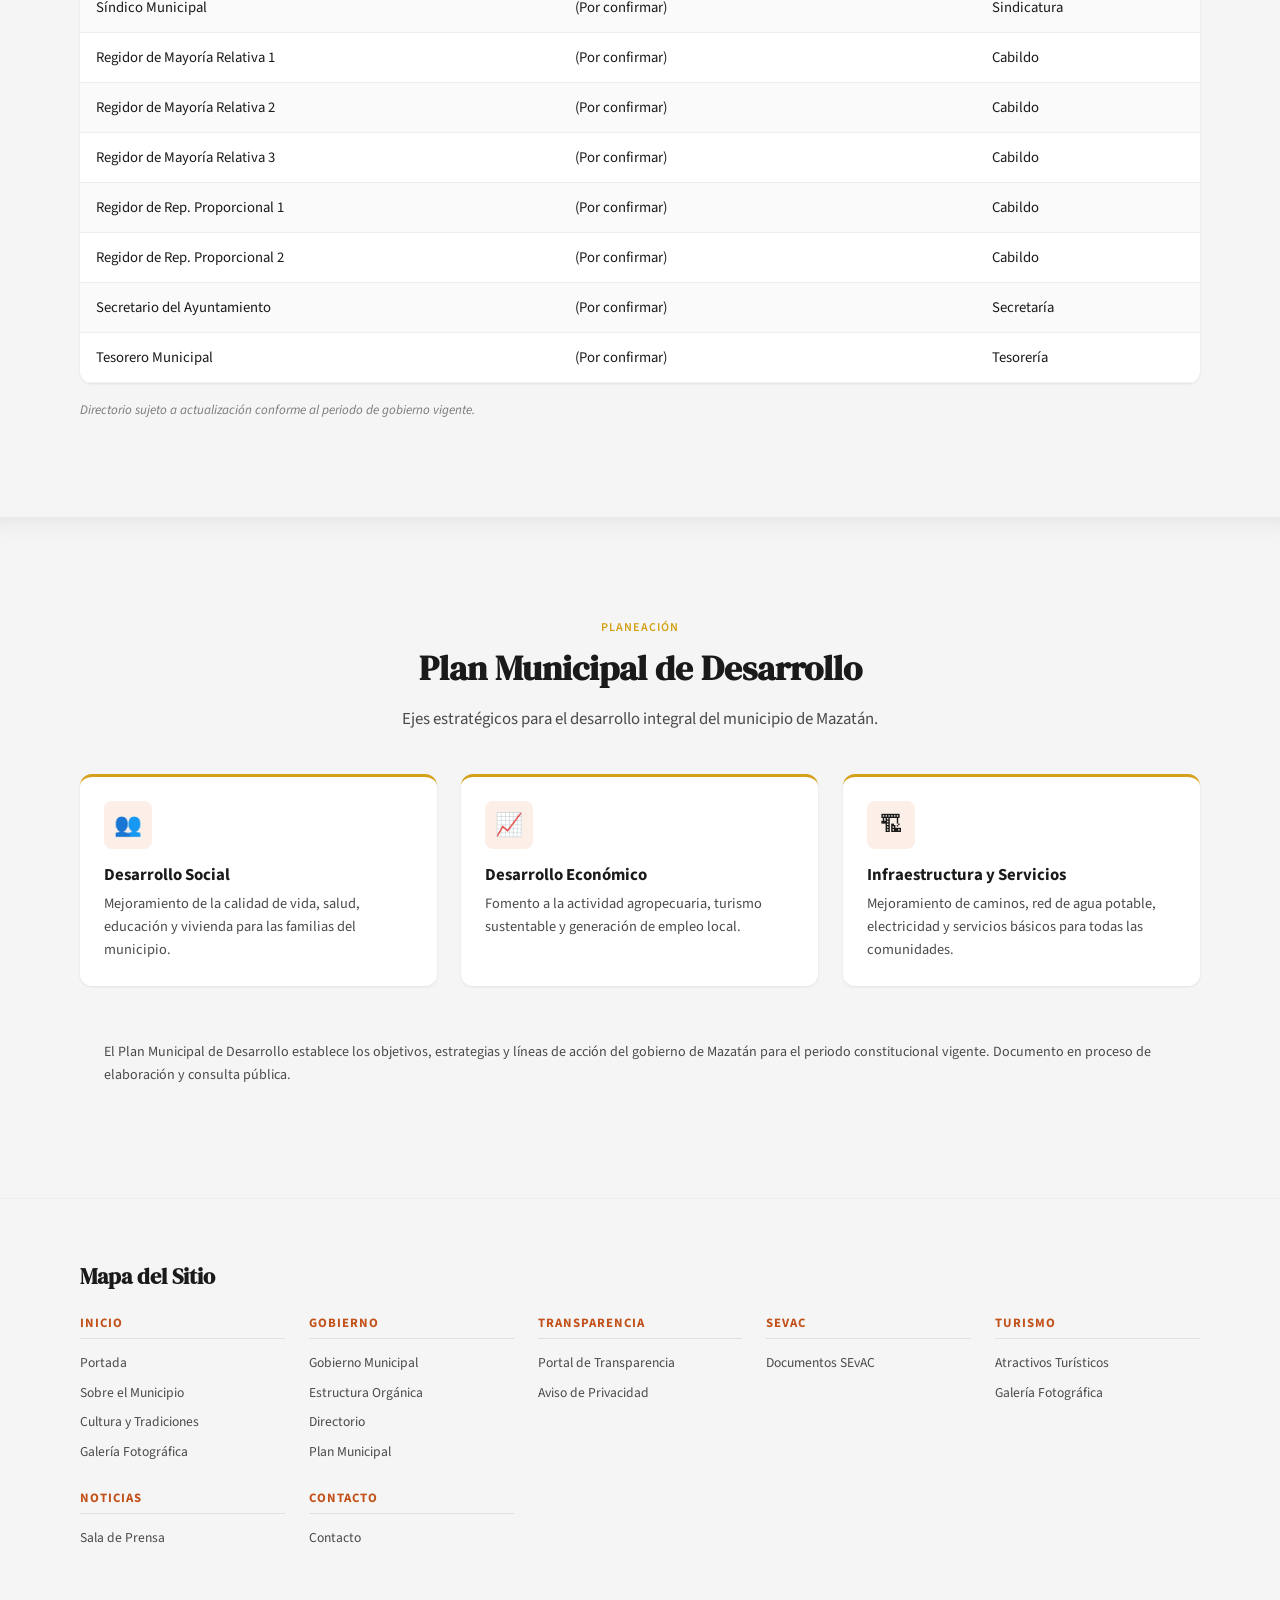
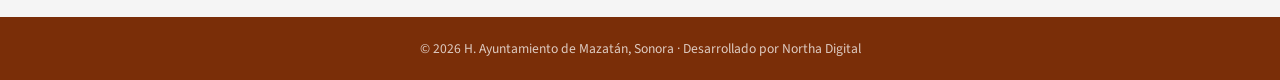
<file: gobierno.html>
<!DOCTYPE html>
<html lang="es">
<head>
  <meta charset="UTF-8">
  <meta name="viewport" content="width=device-width, initial-scale=1.0">
  <meta name="theme-color" content="#C2511A">
  <meta name="apple-mobile-web-app-status-bar-style" content="#C2511A">
  <meta name="msapplication-navbutton-color" content="#C2511A">
  <meta name="color-scheme" content="only light">
  <meta name="supported-color-schemes" content="light only">
  <style>
    :root { color-scheme: only light !important; }
    html, body { background-color: #F5F5F5 !important; }
  </style>
  <title>Gobierno Municipal | H. Ayuntamiento de Mazatán</title>
  <meta name="description" content="Estructura orgánica, directorio de servidores públicos y plan municipal de desarrollo del gobierno de Mazatán, Sonora.">
  <meta name="keywords" content="gobierno municipal, organigrama, directorio, plan desarrollo, Mazatán, Sonora">
  <meta property="og:title" content="Gobierno Municipal | H. Ayuntamiento de Mazatán">
  <meta property="og:description" content="Estructura orgánica, directorio de servidores públicos y plan municipal de desarrollo del gobierno de Mazatán, Sonora.">
  <meta property="og:type" content="website">
  <meta property="og:locale" content="es_MX">
  <link rel="icon" href="data:image/svg+xml,<svg xmlns='http://www.w3.org/2000/svg' viewBox='0 0 100 100'><text y='.9em' font-size='90'>🏛️</text></svg>">
  <link rel="preconnect" href="https://fonts.googleapis.com">
  <link rel="preconnect" href="https://fonts.gstatic.com" crossorigin>
  <link href="https://fonts.googleapis.com/css2?family=DM+Serif+Display:ital@0;1&family=Source+Sans+3:wght@300;400;500;600;700&family=Cormorant+Garamond:ital,wght@0,500;0,600;0,700;1,600&display=swap" rel="stylesheet">
  <link rel="stylesheet" href="css/globals.css">
  <link rel="stylesheet" href="css/nav-footer.css">
  <link rel="stylesheet" href="css/gobierno.css">
  <script src="js/main.js" defer></script>
</head>
<body>

  <!-- Skip link -->
  <a href="#main-content" class="skip-link">Ir al contenido principal</a>

  <!-- === TOPBAR === -->
  <div class="topbar">
    <div class="container">
      <span class="topbar__left">Gobierno Municipal de Mazatán, Sonora</span>
      <nav class="topbar__right" aria-label="Enlaces rápidos">
        <a href="transparencia.html" class="topbar__link">Transparencia</a>
        <span class="topbar__sep">|</span>
        <a href="sevac.html" class="topbar__link">SEvAC</a>
        <span class="topbar__sep">|</span>
        <a href="noticias.html" class="topbar__link">Sala de Prensa</a>
        <span class="topbar__sep">|</span>
        <a href="index.html#contacto" class="topbar__link">Contacto</a>
        <span class="topbar__sep">|</span>
        <a href="https://www.facebook.com/profile.php?id=100073040122918" target="_blank" class="topbar__link topbar__facebook" aria-label="Facebook">
          <svg width="16" height="16" viewBox="0 0 24 24" fill="currentColor"><path d="M24 12.073c0-6.627-5.373-12-12-12s-12 5.373-12 12c0 5.99 4.388 10.954 10.125 11.854v-8.385H7.078v-3.47h3.047V9.43c0-3.007 1.792-4.669 4.533-4.669 1.312 0 2.686.235 2.686.235v2.953H15.83c-1.491 0-1.956.925-1.956 1.874v2.25h3.328l-.532 3.47h-2.796v8.385C19.612 23.027 24 18.062 24 12.073z"/></svg>
        </a>
      </nav>
    </div>
  </div>

  <!-- === NAVBAR === -->
  <nav class="navbar" role="navigation" aria-label="Navegación principal">
    <div class="container">
      <a href="index.html" class="navbar__brand">
        <img src="assets/images/escudo-mazatan.png" alt="Escudo de Mazatán" class="nav__escudo">
        <span class="navbar__brand-text">H. Ayuntamiento de Mazatán<small>Sonora, México</small></span>
      </a>

      <ul class="navbar__menu">
        <li><a href="index.html" class="navbar__link">Inicio</a></li>
        <li class="navbar__dropdown">
          <a href="gobierno.html" class="navbar__link navbar__dropdown-toggle">
            Gobierno
            <svg viewBox="0 0 12 12" aria-hidden="true"><path d="M2 4l4 4 4-4"/></svg>
          </a>
          <div class="navbar__dropdown-menu">
            <a href="gobierno.html#estructura" class="navbar__dropdown-item">Estructura Orgánica</a>
            <a href="gobierno.html#directorio" class="navbar__dropdown-item">Directorio</a>
            <a href="gobierno.html#plan" class="navbar__dropdown-item">Plan Municipal</a>
          </div>
        </li>
        <li><a href="transparencia.html" class="navbar__link">Transparencia</a></li>
        <li><a href="sevac.html" class="navbar__link">SEvAC</a></li>
        <li><a href="index.html#turismo" class="navbar__link">Turismo</a></li>
        <li><a href="noticias.html" class="navbar__link">Noticias</a></li>
        <li><a href="index.html#contacto" class="navbar__link">Contacto</a></li>
      </ul>

      <button class="navbar__hamburger" aria-label="Abrir menú de navegación" aria-expanded="false" aria-controls="mobile-menu">
        <span class="navbar__hamburger-line"></span>
        <span class="navbar__hamburger-line"></span>
        <span class="navbar__hamburger-line"></span>
      </button>
    </div>
  </nav>
  <div class="navbar-spacer"></div>

  <!-- === MENÚ MÓVIL === -->
  <div class="mobile-menu" id="mobile-menu">
    <div class="mobile-menu__overlay"></div>
    <div class="mobile-menu__panel">
      <div class="mobile-menu__header">
        <span class="mobile-menu__brand">Menú</span>
        <button class="mobile-menu__close" aria-label="Cerrar menú">&times;</button>
      </div>
      <nav class="mobile-menu__nav" aria-label="Navegación móvil">
        <a href="index.html" class="mobile-menu__link">Inicio</a>
        <button class="mobile-menu__link mobile-menu__submenu-toggle" aria-expanded="false">
          Gobierno
          <svg viewBox="0 0 12 12" aria-hidden="true"><path d="M2 4l4 4 4-4" fill="none" stroke="currentColor" stroke-width="2"/></svg>
        </button>
        <div class="mobile-menu__submenu">
          <a href="gobierno.html#estructura" class="mobile-menu__submenu-link">Estructura Orgánica</a>
          <a href="gobierno.html#directorio" class="mobile-menu__submenu-link">Directorio</a>
          <a href="gobierno.html#plan" class="mobile-menu__submenu-link">Plan Municipal</a>
        </div>
        <a href="transparencia.html" class="mobile-menu__link">Transparencia</a>
        <a href="sevac.html" class="mobile-menu__link">SEvAC</a>
        <a href="index.html#turismo" class="mobile-menu__link">Turismo</a>
        <a href="noticias.html" class="mobile-menu__link">Noticias</a>
        <a href="index.html#contacto" class="mobile-menu__link">Contacto</a>
      </nav>
    </div>
  </div>

  <!-- === CONTENIDO PRINCIPAL === -->
  <main id="main-content">

    <!-- Hero -->
    <section class="page-hero page-hero--gobierno">
      <div class="container">
        <nav class="page-hero__breadcrumb" aria-label="Ruta de navegación">
          <a href="index.html">Inicio</a>
          <span>/</span>
          <span>Gobierno Municipal</span>
        </nav>
        <h1 class="page-hero__title">Gobierno Municipal</h1>
        <p class="page-hero__subtitle">Conoce la estructura y el equipo de trabajo al servicio de Mazatán.</p>
      </div>
    </section>

    <!-- === ESTRUCTURA ORGÁNICA === -->
    <section class="section organigrama" id="estructura">
      <div class="container">
        <div class="section__header section__header--center" data-reveal="fade">
          <span class="section__tag">Organización</span>
          <h2 class="section__title">Estructura Orgánica</h2>
          <p class="section__subtitle">Organigrama del H. Ayuntamiento de Mazatán, Sonora.</p>
        </div>

        <div class="organigrama__chart" data-reveal>
          <!-- Nivel 1: Presidente -->
          <div class="organigrama__node organigrama__node--presidente">
            <div class="organigrama__node-title">Presidente Municipal</div>
            <div class="organigrama__node-name">Lic. Leobardo Paco Olguín<br><small>Administración 2024–2027</small></div>
          </div>

          <div class="organigrama__connector"></div>

          <!-- Nivel 2: Síndico, Secretaría, Tesorería -->
          <div class="organigrama__level organigrama__level--connected organigrama__level--3col">
            <div class="organigrama__node">
              <div class="organigrama__node-title">Síndico Municipal</div>
              <div class="organigrama__node-name">(Por confirmar)</div>
            </div>
            <div class="organigrama__node">
              <div class="organigrama__node-title">Secretaría del Ayuntamiento</div>
              <div class="organigrama__node-name">(Por confirmar)</div>
            </div>
            <div class="organigrama__node">
              <div class="organigrama__node-title">Tesorería Municipal</div>
              <div class="organigrama__node-name">(Por confirmar)</div>
            </div>
          </div>

          <div class="organigrama__connector"></div>

          <!-- Regidores -->
          <div class="organigrama__regidores">
            <div class="organigrama__regidores-title">Cuerpo de Regidores</div>
            <div class="organigrama__regidores-text">3 Regidores de Mayoría Relativa + 2 de Representación Proporcional</div>
          </div>
        </div>

        <p class="organigrama__nota" data-reveal>
          El Ayuntamiento de Mazatán está integrado conforme al Artículo 115 de la Constitución Política de los Estados Unidos
          Mexicanos y la Ley de Gobierno y Administración Municipal del Estado de Sonora.
        </p>
      </div>
    </section>

    <!-- === DIRECTORIO === -->
    <section class="section" id="directorio" style="background-color: var(--gob-bg);">
      <div class="container">
        <div class="section__header section__header--center" data-reveal="fade">
          <span class="section__tag">Servidores Públicos</span>
          <h2 class="section__title">Directorio</h2>
          <p class="section__subtitle">Directorio de servidores públicos del gobierno municipal.</p>
        </div>

        <div class="directorio__table-wrapper" data-reveal>
          <table class="directorio__table">
            <thead>
              <tr>
                <th scope="col">Cargo</th>
                <th scope="col">Nombre</th>
                <th scope="col">Área</th>
              </tr>
            </thead>
            <tbody>
              <tr>
                <td data-label="Cargo">Presidente Municipal</td>
                <td data-label="Nombre">Lic. Leobardo Paco Olguín</td>
                <td data-label="Área">Presidencia</td>
              </tr>
              <tr>
                <td data-label="Cargo">Síndico Municipal</td>
                <td data-label="Nombre">(Por confirmar)</td>
                <td data-label="Área">Sindicatura</td>
              </tr>
              <tr>
                <td data-label="Cargo">Regidor de Mayoría Relativa 1</td>
                <td data-label="Nombre">(Por confirmar)</td>
                <td data-label="Área">Cabildo</td>
              </tr>
              <tr>
                <td data-label="Cargo">Regidor de Mayoría Relativa 2</td>
                <td data-label="Nombre">(Por confirmar)</td>
                <td data-label="Área">Cabildo</td>
              </tr>
              <tr>
                <td data-label="Cargo">Regidor de Mayoría Relativa 3</td>
                <td data-label="Nombre">(Por confirmar)</td>
                <td data-label="Área">Cabildo</td>
              </tr>
              <tr>
                <td data-label="Cargo">Regidor de Rep. Proporcional 1</td>
                <td data-label="Nombre">(Por confirmar)</td>
                <td data-label="Área">Cabildo</td>
              </tr>
              <tr>
                <td data-label="Cargo">Regidor de Rep. Proporcional 2</td>
                <td data-label="Nombre">(Por confirmar)</td>
                <td data-label="Área">Cabildo</td>
              </tr>
              <tr>
                <td data-label="Cargo">Secretario del Ayuntamiento</td>
                <td data-label="Nombre">(Por confirmar)</td>
                <td data-label="Área">Secretaría</td>
              </tr>
              <tr>
                <td data-label="Cargo">Tesorero Municipal</td>
                <td data-label="Nombre">(Por confirmar)</td>
                <td data-label="Área">Tesorería</td>
              </tr>
            </tbody>
          </table>
        </div>
        <p class="directorio__nota" data-reveal>Directorio sujeto a actualización conforme al periodo de gobierno vigente.</p>
      </div>
    </section>

    <!-- === PLAN MUNICIPAL DE DESARROLLO === -->
    <section class="section" id="plan">
      <div class="container">
        <div class="section__header section__header--center" data-reveal="fade">
          <span class="section__tag">Planeación</span>
          <h2 class="section__title">Plan Municipal de Desarrollo</h2>
          <p class="section__subtitle">Ejes estratégicos para el desarrollo integral del municipio de Mazatán.</p>
        </div>

        <div class="plan-grid">
          <div class="plan-card" data-reveal>
            <div class="plan-card__icon" aria-hidden="true">&#x1F465;</div>
            <h3 class="plan-card__title">Desarrollo Social</h3>
            <p class="plan-card__text">
              Mejoramiento de la calidad de vida, salud, educación y vivienda para las familias del municipio.
            </p>
          </div>

          <div class="plan-card" data-reveal>
            <div class="plan-card__icon" aria-hidden="true">&#x1F4C8;</div>
            <h3 class="plan-card__title">Desarrollo Económico</h3>
            <p class="plan-card__text">
              Fomento a la actividad agropecuaria, turismo sustentable y generación de empleo local.
            </p>
          </div>

          <div class="plan-card" data-reveal>
            <div class="plan-card__icon" aria-hidden="true">&#x1F3D7;</div>
            <h3 class="plan-card__title">Infraestructura y Servicios</h3>
            <p class="plan-card__text">
              Mejoramiento de caminos, red de agua potable, electricidad y servicios básicos para todas las comunidades.
            </p>
          </div>
        </div>

        <div class="plan__nota" data-reveal>
          El Plan Municipal de Desarrollo establece los objetivos, estrategias y líneas de acción del gobierno de Mazatán
          para el periodo constitucional vigente. Documento en proceso de elaboración y consulta pública.
        </div>
      </div>
    </section>

  </main>

  <!-- === MAPA DEL SITIO === -->
  <section class="sitemap" id="mapa-sitio" aria-labelledby="sitemap-title">
    <div class="container">
      <h2 class="sitemap__title" id="sitemap-title">Mapa del Sitio</h2>
      <div class="sitemap__grid">
        <div class="sitemap__col">
          <h3 class="sitemap__col-title">Inicio</h3>
          <a href="index.html" class="sitemap__link">Portada</a>
          <a href="index.html#municipio" class="sitemap__link">Sobre el Municipio</a>
          <a href="index.html#cultura" class="sitemap__link">Cultura y Tradiciones</a>
          <a href="index.html#galeria" class="sitemap__link">Galería Fotográfica</a>
        </div>
        <div class="sitemap__col">
          <h3 class="sitemap__col-title">Gobierno</h3>
          <a href="gobierno.html" class="sitemap__link">Gobierno Municipal</a>
          <a href="gobierno.html#estructura" class="sitemap__link">Estructura Orgánica</a>
          <a href="gobierno.html#directorio" class="sitemap__link">Directorio</a>
          <a href="gobierno.html#plan" class="sitemap__link">Plan Municipal</a>
        </div>
<div class="sitemap__col">
          <h3 class="sitemap__col-title">Transparencia</h3>
          <a href="transparencia.html" class="sitemap__link">Portal de Transparencia</a>
          <a href="transparencia.html#aviso-privacidad" class="sitemap__link">Aviso de Privacidad</a>
        </div>
        <div class="sitemap__col">
          <h3 class="sitemap__col-title">SEvAC</h3>
          <a href="sevac.html" class="sitemap__link">Documentos SEvAC</a>
        </div>
        <div class="sitemap__col">
          <h3 class="sitemap__col-title">Turismo</h3>
          <a href="index.html#turismo" class="sitemap__link">Atractivos Turísticos</a>
          <a href="index.html#galeria" class="sitemap__link">Galería Fotográfica</a>
        </div>
        <div class="sitemap__col">
          <h3 class="sitemap__col-title">Noticias</h3>
          <a href="noticias.html" class="sitemap__link">Sala de Prensa</a>
        </div>
        <div class="sitemap__col">
          <h3 class="sitemap__col-title">Contacto</h3>
          <a href="index.html#contacto" class="sitemap__link">Contacto</a>
        </div>
      </div>
    </div>
  </section>

  <!-- === FOOTER === -->
  <footer style="background:#7A2E08; text-align:center; padding:1.25rem 1rem; font-size:0.85rem; color:rgba(255,255,255,0.75);">
    &copy; 2026 H. Ayuntamiento de Mazatán, Sonora &middot; Desarrollado por Northa Digital
  </footer>

  <!-- === AVISO DE PRIVACIDAD === -->
  <div id="privacyOverlay" class="privacy-overlay">
    <div class="privacy-popup">
      <img src="assets/images/escudo-mazatan.png" alt="Escudo de Mazatán" class="privacy-popup__escudo">
      <h3 class="privacy-popup__title">Aviso de Privacidad</h3>
      <h4 class="privacy-popup__subtitle">H. Ayuntamiento de Mazatán, Sonora</h4>
      <div class="privacy-popup__divider"></div>
      <p class="privacy-popup__text">
        El <strong>H. Ayuntamiento de Mazatán, Sonora</strong>, con domicilio en Miguel Hidalgo Final Sur #1,
        La Plaza, C.P. 85560, es responsable del tratamiento de sus datos personales, conforme a la
        <strong>Ley General de Protección de Datos Personales en Posesión de Sujetos Obligados</strong>.
      </p>
      <p class="privacy-popup__text">
        Los datos recabados a través de este portal serán utilizados exclusivamente para:
      </p>
      <ul class="privacy-popup__list">
        <li>Atención ciudadana y trámites municipales</li>
        <li>Comunicación institucional</li>
        <li>Mejora de servicios públicos</li>
      </ul>
      <p class="privacy-popup__arco">
        Para ejercer sus derechos ARCO (Acceso, Rectificación, Cancelación y Oposición),
        acuda a la Unidad de Transparencia del municipio.
      </p>
      <button id="acceptPrivacy" class="privacy-popup__btn">Aceptar y continuar</button>
      <a href="transparencia.html#aviso-privacidad" class="privacy-popup__link">Leer aviso completo</a>
    </div>
  </div>

</body>
</html>
</file>
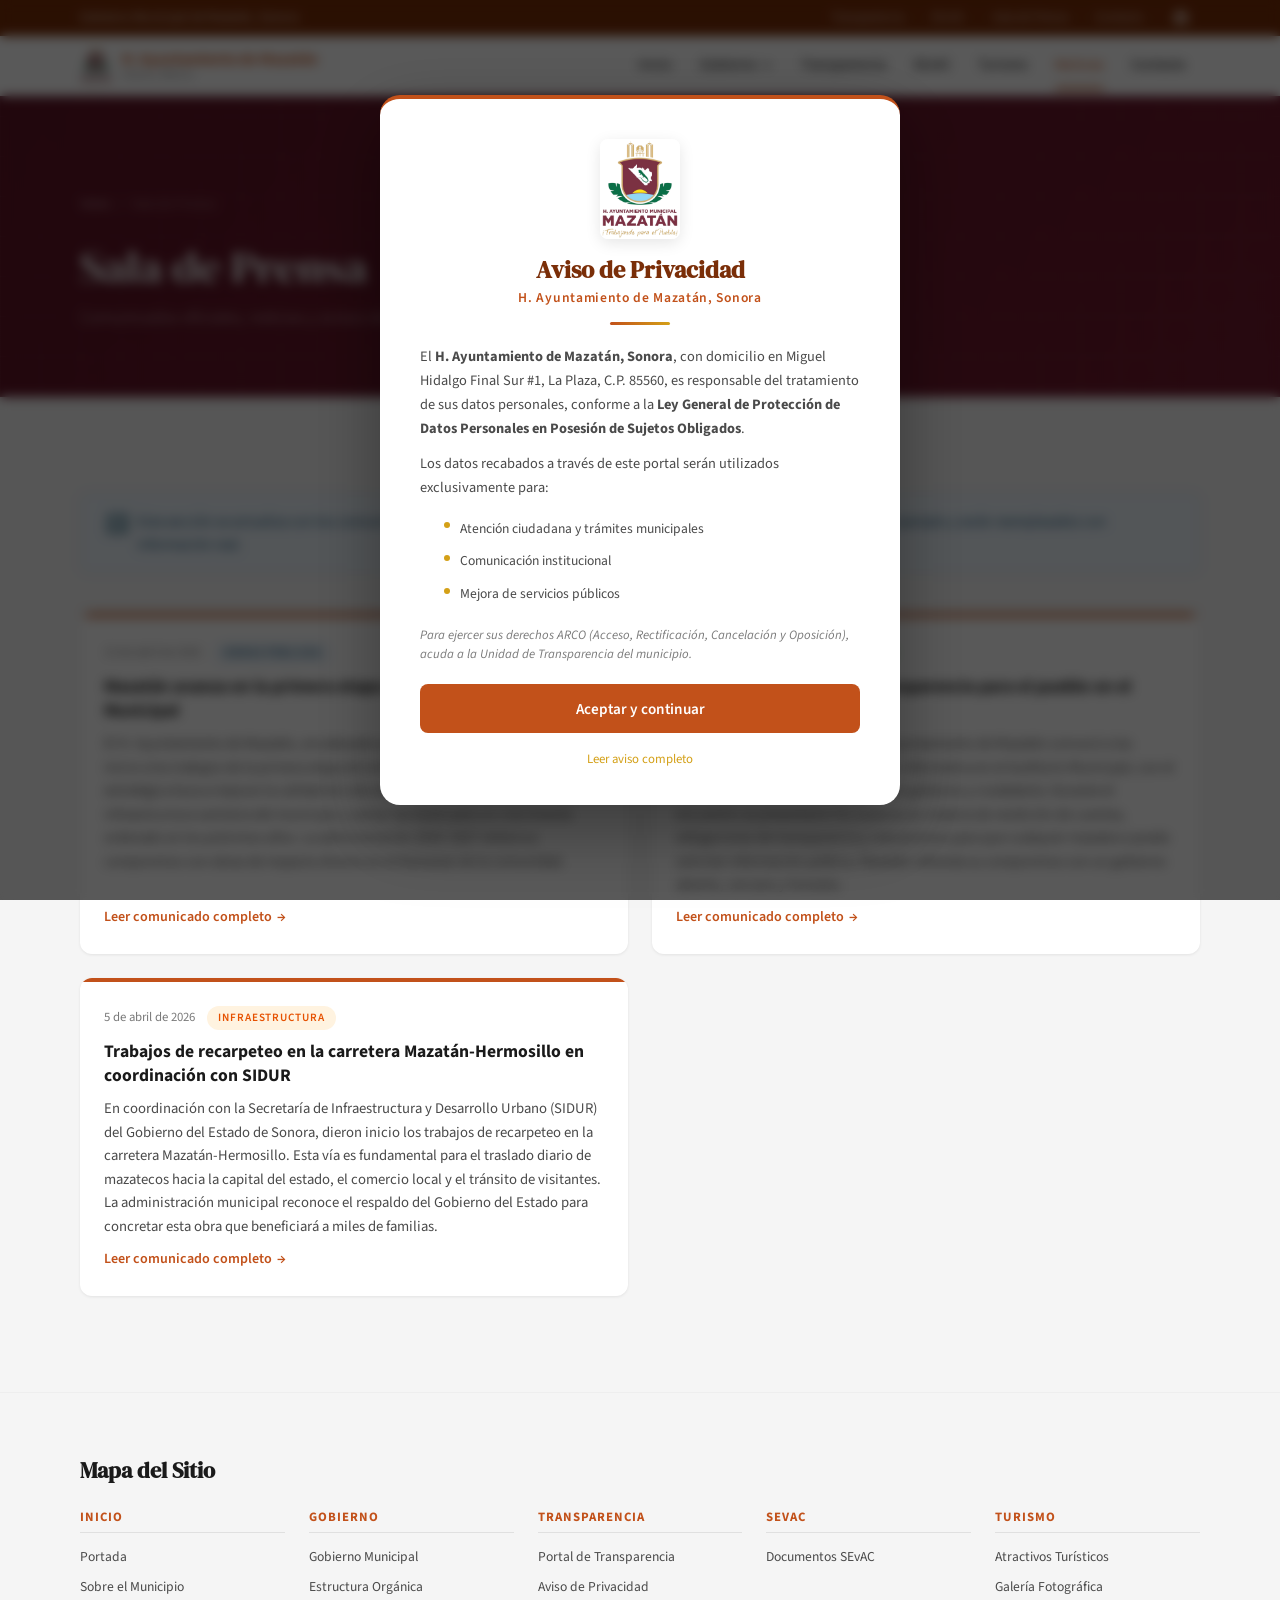
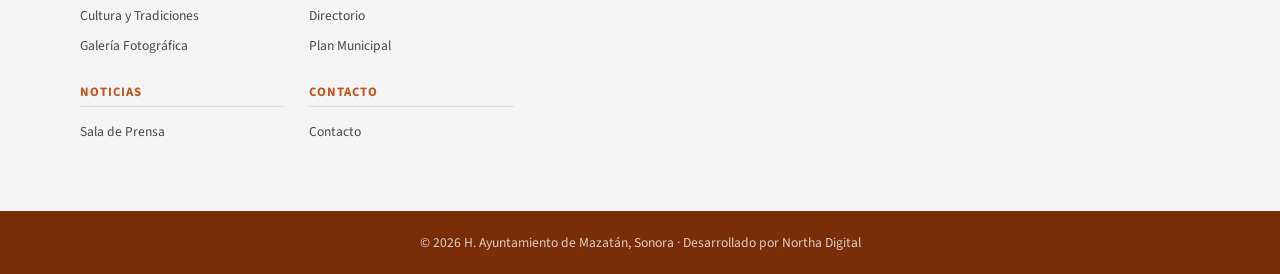
<file: noticias.html>
<!DOCTYPE html>
<html lang="es">
<head>
  <meta charset="UTF-8">
  <meta name="viewport" content="width=device-width, initial-scale=1.0">
  <meta name="theme-color" content="#C2511A">
  <meta name="apple-mobile-web-app-status-bar-style" content="#C2511A">
  <meta name="msapplication-navbutton-color" content="#C2511A">
  <meta name="color-scheme" content="only light">
  <meta name="supported-color-schemes" content="light only">
  <style>
    :root { color-scheme: only light !important; }
    html, body { background-color: #F5F5F5 !important; }
  </style>
  <title>Sala de Prensa | H. Ayuntamiento de Mazatán</title>
  <meta name="description" content="Noticias, comunicados de prensa y avisos del gobierno municipal de Mazatán, Sonora.">
  <meta name="keywords" content="noticias, comunicados, sala de prensa, gobierno, Mazatán, Sonora">
  <meta property="og:title" content="Sala de Prensa | H. Ayuntamiento de Mazatán">
  <meta property="og:description" content="Noticias, comunicados de prensa y avisos del gobierno municipal de Mazatán, Sonora.">
  <meta property="og:type" content="website">
  <meta property="og:locale" content="es_MX">
  <link rel="icon" href="data:image/svg+xml,<svg xmlns='http://www.w3.org/2000/svg' viewBox='0 0 100 100'><text y='.9em' font-size='90'>🏛️</text></svg>">
  <link rel="preconnect" href="https://fonts.googleapis.com">
  <link rel="preconnect" href="https://fonts.gstatic.com" crossorigin>
  <link href="https://fonts.googleapis.com/css2?family=DM+Serif+Display:ital@0;1&family=Source+Sans+3:wght@300;400;500;600;700&family=Cormorant+Garamond:ital,wght@0,500;0,600;0,700;1,600&display=swap" rel="stylesheet">
  <link rel="stylesheet" href="css/globals.css">
  <link rel="stylesheet" href="css/nav-footer.css">
  <link rel="stylesheet" href="css/noticias.css">
  <script src="js/main.js" defer></script>
</head>
<body>

  <!-- Skip link -->
  <a href="#main-content" class="skip-link">Ir al contenido principal</a>

  <!-- === TOPBAR === -->
  <div class="topbar">
    <div class="container">
      <span class="topbar__left">Gobierno Municipal de Mazatán, Sonora</span>
      <nav class="topbar__right" aria-label="Enlaces rápidos">
        <a href="transparencia.html" class="topbar__link">Transparencia</a>
        <span class="topbar__sep">|</span>
        <a href="sevac.html" class="topbar__link">SEvAC</a>
        <span class="topbar__sep">|</span>
        <a href="noticias.html" class="topbar__link">Sala de Prensa</a>
        <span class="topbar__sep">|</span>
        <a href="index.html#contacto" class="topbar__link">Contacto</a>
        <span class="topbar__sep">|</span>
        <a href="https://www.facebook.com/profile.php?id=100073040122918" target="_blank" class="topbar__link topbar__facebook" aria-label="Facebook">
          <svg width="16" height="16" viewBox="0 0 24 24" fill="currentColor"><path d="M24 12.073c0-6.627-5.373-12-12-12s-12 5.373-12 12c0 5.99 4.388 10.954 10.125 11.854v-8.385H7.078v-3.47h3.047V9.43c0-3.007 1.792-4.669 4.533-4.669 1.312 0 2.686.235 2.686.235v2.953H15.83c-1.491 0-1.956.925-1.956 1.874v2.25h3.328l-.532 3.47h-2.796v8.385C19.612 23.027 24 18.062 24 12.073z"/></svg>
        </a>
      </nav>
    </div>
  </div>

  <!-- === NAVBAR === -->
  <nav class="navbar" role="navigation" aria-label="Navegación principal">
    <div class="container">
      <a href="index.html" class="navbar__brand">
        <img src="assets/images/escudo-mazatan.png" alt="Escudo de Mazatán" class="nav__escudo">
        <span class="navbar__brand-text">H. Ayuntamiento de Mazatán<small>Sonora, México</small></span>
      </a>

      <ul class="navbar__menu">
        <li><a href="index.html" class="navbar__link">Inicio</a></li>
        <li class="navbar__dropdown">
          <a href="gobierno.html" class="navbar__link navbar__dropdown-toggle">
            Gobierno
            <svg viewBox="0 0 12 12" aria-hidden="true"><path d="M2 4l4 4 4-4"/></svg>
          </a>
          <div class="navbar__dropdown-menu">
            <a href="gobierno.html#estructura" class="navbar__dropdown-item">Estructura Orgánica</a>
            <a href="gobierno.html#directorio" class="navbar__dropdown-item">Directorio</a>
            <a href="gobierno.html#plan" class="navbar__dropdown-item">Plan Municipal</a>
          </div>
        </li>
        <li><a href="transparencia.html" class="navbar__link">Transparencia</a></li>
        <li><a href="sevac.html" class="navbar__link">SEvAC</a></li>
        <li><a href="index.html#turismo" class="navbar__link">Turismo</a></li>
        <li><a href="noticias.html" class="navbar__link">Noticias</a></li>
        <li><a href="index.html#contacto" class="navbar__link">Contacto</a></li>
      </ul>

      <button class="navbar__hamburger" aria-label="Abrir menú de navegación" aria-expanded="false" aria-controls="mobile-menu">
        <span class="navbar__hamburger-line"></span>
        <span class="navbar__hamburger-line"></span>
        <span class="navbar__hamburger-line"></span>
      </button>
    </div>
  </nav>
  <div class="navbar-spacer"></div>

  <!-- === MENÚ MÓVIL === -->
  <div class="mobile-menu" id="mobile-menu">
    <div class="mobile-menu__overlay"></div>
    <div class="mobile-menu__panel">
      <div class="mobile-menu__header">
        <span class="mobile-menu__brand">Menú</span>
        <button class="mobile-menu__close" aria-label="Cerrar menú">&times;</button>
      </div>
      <nav class="mobile-menu__nav" aria-label="Navegación móvil">
        <a href="index.html" class="mobile-menu__link">Inicio</a>
        <button class="mobile-menu__link mobile-menu__submenu-toggle" aria-expanded="false">
          Gobierno
          <svg viewBox="0 0 12 12" aria-hidden="true"><path d="M2 4l4 4 4-4" fill="none" stroke="currentColor" stroke-width="2"/></svg>
        </button>
        <div class="mobile-menu__submenu">
          <a href="gobierno.html#estructura" class="mobile-menu__submenu-link">Estructura Orgánica</a>
          <a href="gobierno.html#directorio" class="mobile-menu__submenu-link">Directorio</a>
          <a href="gobierno.html#plan" class="mobile-menu__submenu-link">Plan Municipal</a>
        </div>
        <a href="transparencia.html" class="mobile-menu__link">Transparencia</a>
        <a href="sevac.html" class="mobile-menu__link">SEvAC</a>
        <a href="index.html#turismo" class="mobile-menu__link">Turismo</a>
        <a href="noticias.html" class="mobile-menu__link">Noticias</a>
        <a href="index.html#contacto" class="mobile-menu__link">Contacto</a>
      </nav>
    </div>
  </div>

  <!-- === CONTENIDO PRINCIPAL === -->
  <main id="main-content">

    <!-- Hero -->
    <section class="page-hero page-hero--noticias">
      <div class="container">
        <nav class="page-hero__breadcrumb" aria-label="Ruta de navegación">
          <a href="index.html">Inicio</a>
          <span>/</span>
          <span>Sala de Prensa</span>
        </nav>
        <h1 class="page-hero__title">Sala de Prensa</h1>
        <p class="page-hero__subtitle">Comunicados oficiales, noticias y avisos del gobierno municipal.</p>
      </div>
    </section>

    <!-- Noticias -->
    <section class="section">
      <div class="container">

        <!-- Aviso -->
        <div class="noticias-aviso" data-reveal>
          <span class="noticias-aviso__icon" aria-hidden="true">&#8505;&#65039;</span>
          <p class="noticias-aviso__text">
            Esta sección se actualiza con los comunicados oficiales del H. Ayuntamiento.
            Los contenidos mostrados actualmente son de ejemplo y serán reemplazados con información real.
          </p>
        </div>

        <!-- Grid de noticias -->
        <div class="noticias-grid">

          <!-- Noticia 1 -->
          <article class="noticia-card" data-reveal>
            <div class="noticia-card__bar"></div>
            <div class="noticia-card__body">
              <div class="noticia-card__meta">
                <span class="noticia-card__date">15 de abril de 2026</span>
                <span class="badge badge--presencial">Obras Públicas</span>
              </div>
              <h2 class="noticia-card__title">Mazatán avanza en la primera etapa de la Red de Drenaje Municipal</h2>
              <p class="noticia-card__excerpt">
                El H. Ayuntamiento de Mazatán, encabezado por el Lic. Leobardo Paco Olguín, dio inicio a los trabajos
                de la primera etapa de la Red de Drenaje Municipal. Esta obra estratégica busca mejorar la calidad de
                vida de las familias mazatecas, reforzar la infraestructura sanitaria del municipio y sentar las bases
                para un crecimiento ordenado en los próximos años. La administración 2024–2027 reitera su compromiso
                con obras de impacto directo en el bienestar de la comunidad.
              </p>
              <a href="#" class="noticia-card__link">Leer comunicado completo <span aria-hidden="true">&rarr;</span></a>
            </div>
          </article>

          <!-- Noticia 2 -->
          <article class="noticia-card" data-reveal>
            <div class="noticia-card__bar"></div>
            <div class="noticia-card__body">
              <div class="noticia-card__meta">
                <span class="noticia-card__date">10 de abril de 2026</span>
                <span class="badge badge--online">Transparencia</span>
              </div>
              <h2 class="noticia-card__title">Reunión de la unidad de transparencia para el pueblo en el Auditorio Municipal</h2>
              <p class="noticia-card__excerpt">
                La Unidad de Transparencia del H. Ayuntamiento de Mazatán convocó a las familias del municipio a una
                reunión informativa en el Auditorio Municipal, con el objetivo de fortalecer el diálogo entre gobierno
                y ciudadanía. Durante el encuentro se presentaron los avances en materia de rendición de cuentas,
                obligaciones de transparencia y mecanismos para que cualquier mazateco pueda solicitar información
                pública. Mazatán refrenda su compromiso con un gobierno abierto, cercano y honesto.
              </p>
              <a href="#" class="noticia-card__link">Leer comunicado completo <span aria-hidden="true">&rarr;</span></a>
            </div>
          </article>

          <!-- Noticia 3 -->
          <article class="noticia-card" data-reveal>
            <div class="noticia-card__bar"></div>
            <div class="noticia-card__body">
              <div class="noticia-card__meta">
                <span class="noticia-card__date">5 de abril de 2026</span>
                <span class="badge badge--hybrid">Infraestructura</span>
              </div>
              <h2 class="noticia-card__title">Trabajos de recarpeteo en la carretera Mazatán-Hermosillo en coordinación con SIDUR</h2>
              <p class="noticia-card__excerpt">
                En coordinación con la Secretaría de Infraestructura y Desarrollo Urbano (SIDUR) del Gobierno del
                Estado de Sonora, dieron inicio los trabajos de recarpeteo en la carretera Mazatán-Hermosillo. Esta
                vía es fundamental para el traslado diario de mazatecos hacia la capital del estado, el comercio
                local y el tránsito de visitantes. La administración municipal reconoce el respaldo del Gobierno del
                Estado para concretar esta obra que beneficiará a miles de familias.
              </p>
              <a href="#" class="noticia-card__link">Leer comunicado completo <span aria-hidden="true">&rarr;</span></a>
            </div>
          </article>

        </div>
      </div>
    </section>

  </main>

  <!-- === MAPA DEL SITIO === -->
  <section class="sitemap" id="mapa-sitio" aria-labelledby="sitemap-title">
    <div class="container">
      <h2 class="sitemap__title" id="sitemap-title">Mapa del Sitio</h2>
      <div class="sitemap__grid">
        <div class="sitemap__col">
          <h3 class="sitemap__col-title">Inicio</h3>
          <a href="index.html" class="sitemap__link">Portada</a>
          <a href="index.html#municipio" class="sitemap__link">Sobre el Municipio</a>
          <a href="index.html#cultura" class="sitemap__link">Cultura y Tradiciones</a>
          <a href="index.html#galeria" class="sitemap__link">Galería Fotográfica</a>
        </div>
        <div class="sitemap__col">
          <h3 class="sitemap__col-title">Gobierno</h3>
          <a href="gobierno.html" class="sitemap__link">Gobierno Municipal</a>
          <a href="gobierno.html#estructura" class="sitemap__link">Estructura Orgánica</a>
          <a href="gobierno.html#directorio" class="sitemap__link">Directorio</a>
          <a href="gobierno.html#plan" class="sitemap__link">Plan Municipal</a>
        </div>
<div class="sitemap__col">
          <h3 class="sitemap__col-title">Transparencia</h3>
          <a href="transparencia.html" class="sitemap__link">Portal de Transparencia</a>
          <a href="transparencia.html#aviso-privacidad" class="sitemap__link">Aviso de Privacidad</a>
        </div>
        <div class="sitemap__col">
          <h3 class="sitemap__col-title">SEvAC</h3>
          <a href="sevac.html" class="sitemap__link">Documentos SEvAC</a>
        </div>
        <div class="sitemap__col">
          <h3 class="sitemap__col-title">Turismo</h3>
          <a href="index.html#turismo" class="sitemap__link">Atractivos Turísticos</a>
          <a href="index.html#galeria" class="sitemap__link">Galería Fotográfica</a>
        </div>
        <div class="sitemap__col">
          <h3 class="sitemap__col-title">Noticias</h3>
          <a href="noticias.html" class="sitemap__link">Sala de Prensa</a>
        </div>
        <div class="sitemap__col">
          <h3 class="sitemap__col-title">Contacto</h3>
          <a href="index.html#contacto" class="sitemap__link">Contacto</a>
        </div>
      </div>
    </div>
  </section>

  <!-- === FOOTER === -->
  <footer style="background:#7A2E08; text-align:center; padding:1.25rem 1rem; font-size:0.85rem; color:rgba(255,255,255,0.75);">
    &copy; 2026 H. Ayuntamiento de Mazatán, Sonora &middot; Desarrollado por Northa Digital
  </footer>

  <!-- === AVISO DE PRIVACIDAD === -->
  <div id="privacyOverlay" class="privacy-overlay">
    <div class="privacy-popup">
      <img src="assets/images/escudo-mazatan.png" alt="Escudo de Mazatán" class="privacy-popup__escudo">
      <h3 class="privacy-popup__title">Aviso de Privacidad</h3>
      <h4 class="privacy-popup__subtitle">H. Ayuntamiento de Mazatán, Sonora</h4>
      <div class="privacy-popup__divider"></div>
      <p class="privacy-popup__text">
        El <strong>H. Ayuntamiento de Mazatán, Sonora</strong>, con domicilio en Miguel Hidalgo Final Sur #1,
        La Plaza, C.P. 85560, es responsable del tratamiento de sus datos personales, conforme a la
        <strong>Ley General de Protección de Datos Personales en Posesión de Sujetos Obligados</strong>.
      </p>
      <p class="privacy-popup__text">
        Los datos recabados a través de este portal serán utilizados exclusivamente para:
      </p>
      <ul class="privacy-popup__list">
        <li>Atención ciudadana y trámites municipales</li>
        <li>Comunicación institucional</li>
        <li>Mejora de servicios públicos</li>
      </ul>
      <p class="privacy-popup__arco">
        Para ejercer sus derechos ARCO (Acceso, Rectificación, Cancelación y Oposición),
        acuda a la Unidad de Transparencia del municipio.
      </p>
      <button id="acceptPrivacy" class="privacy-popup__btn">Aceptar y continuar</button>
      <a href="transparencia.html#aviso-privacidad" class="privacy-popup__link">Leer aviso completo</a>
    </div>
  </div>

</body>
</html>
</file>
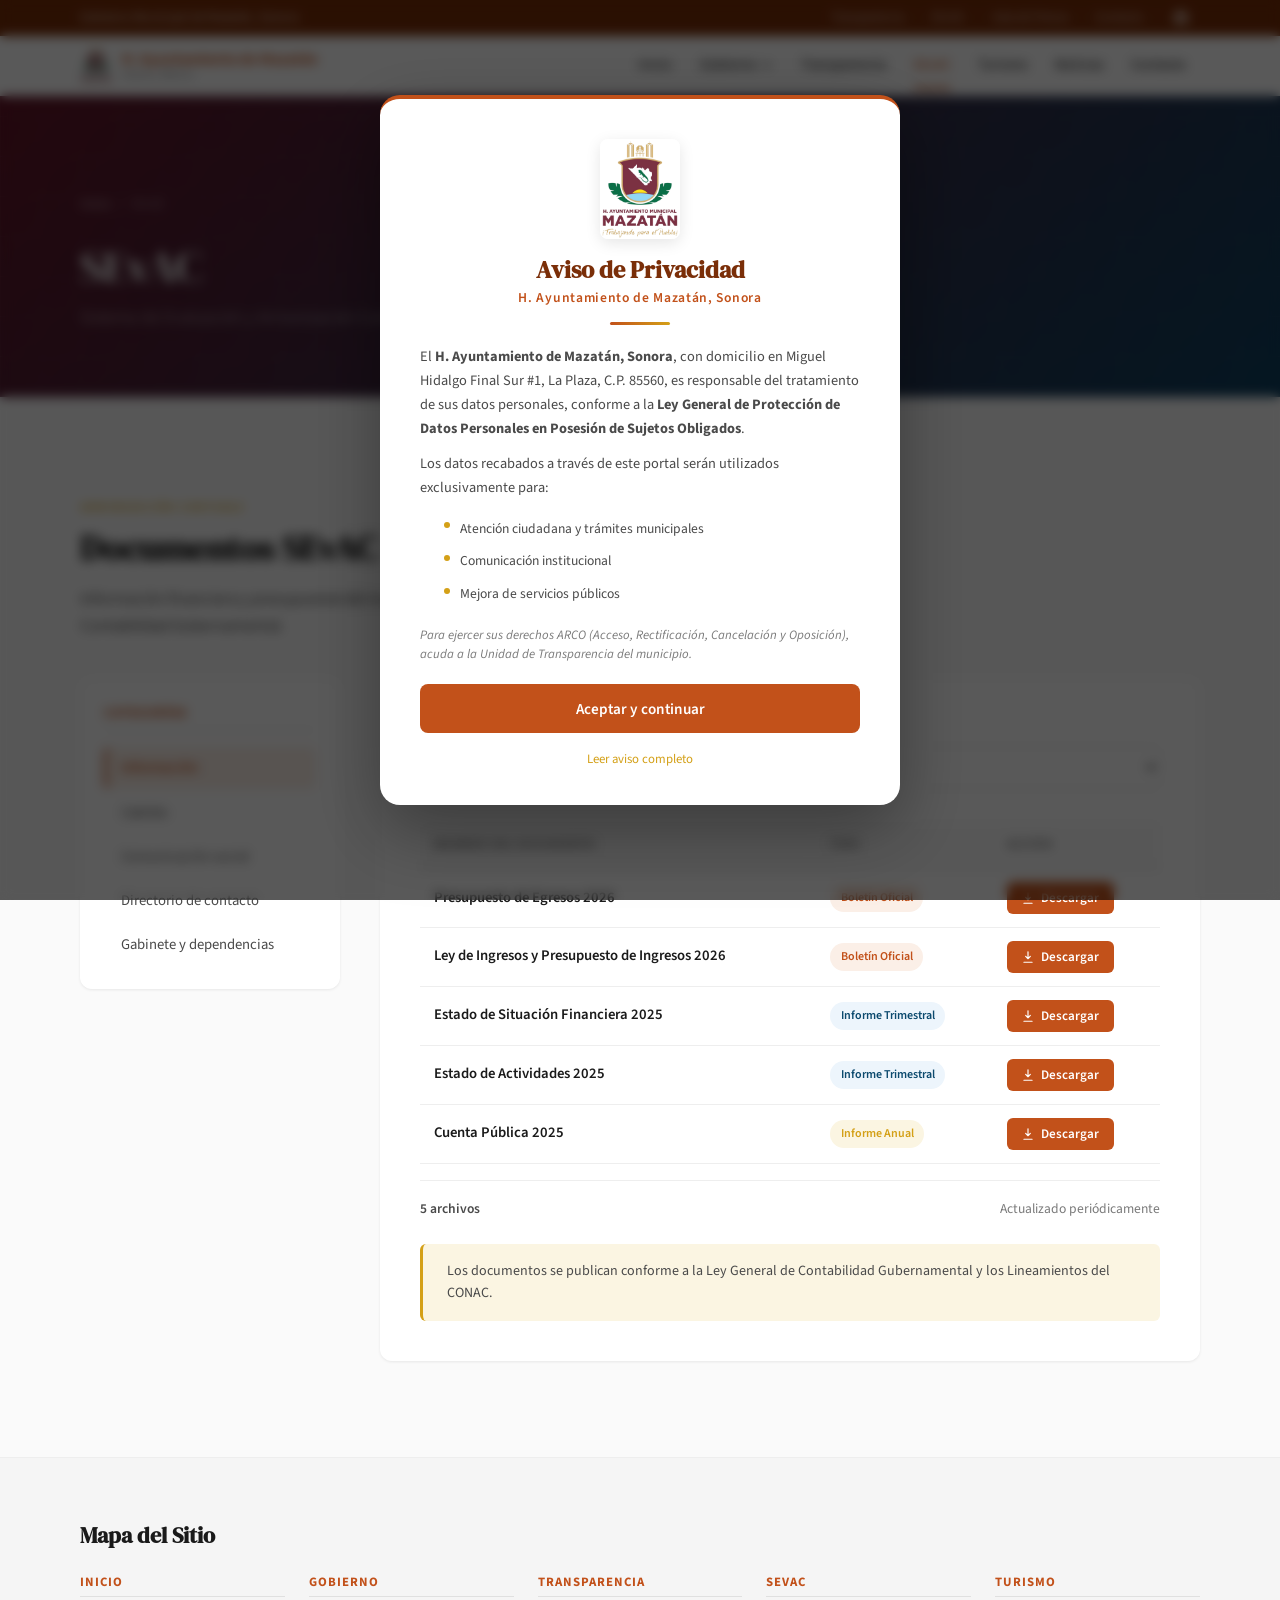
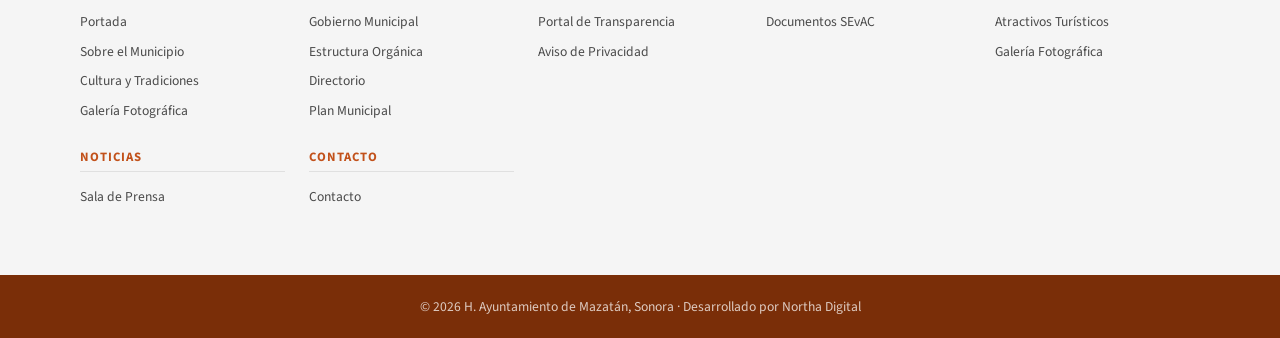
<file: sevac.html>
<!DOCTYPE html>
<html lang="es">
<head>
  <meta charset="UTF-8">
  <meta name="viewport" content="width=device-width, initial-scale=1.0">
  <meta name="theme-color" content="#C2511A">
  <meta name="apple-mobile-web-app-status-bar-style" content="#C2511A">
  <meta name="msapplication-navbutton-color" content="#C2511A">
  <meta name="color-scheme" content="only light">
  <meta name="supported-color-schemes" content="light only">
  <style>
    :root { color-scheme: only light !important; }
    html, body { background-color: #F5F5F5 !important; }
  </style>
  <title>SEvAC | H. Ayuntamiento de Mazatán</title>
  <meta name="description" content="Sistema de Evaluación y Armonización Contable del municipio de Mazatán, Sonora. Documentos de armonización contable y boletines oficiales.">
  <meta name="keywords" content="SEvAC, armonización contable, CONAC, contabilidad gubernamental, Mazatán, Sonora">
  <meta property="og:title" content="SEvAC | H. Ayuntamiento de Mazatán">
  <meta property="og:description" content="Sistema de Evaluación y Armonización Contable del municipio de Mazatán, Sonora.">
  <meta property="og:type" content="website">
  <meta property="og:locale" content="es_MX">
  <link rel="icon" href="data:image/svg+xml,<svg xmlns='http://www.w3.org/2000/svg' viewBox='0 0 100 100'><text y='.9em' font-size='90'>🏛️</text></svg>">
  <link rel="preconnect" href="https://fonts.googleapis.com">
  <link rel="preconnect" href="https://fonts.gstatic.com" crossorigin>
  <link href="https://fonts.googleapis.com/css2?family=DM+Serif+Display:ital@0;1&family=Source+Sans+3:wght@300;400;500;600;700&family=Cormorant+Garamond:ital,wght@0,500;0,600;0,700;1,600&display=swap" rel="stylesheet">
  <link rel="stylesheet" href="css/globals.css">
  <link rel="stylesheet" href="css/nav-footer.css">
  <link rel="stylesheet" href="css/sevac.css">
  <script src="js/main.js" defer></script>
  <script src="js/sevac.js" defer></script>
</head>
<body>

  <!-- Skip link -->
  <a href="#main-content" class="skip-link">Ir al contenido principal</a>

  <!-- === TOPBAR === -->
  <div class="topbar">
    <div class="container">
      <span class="topbar__left">Gobierno Municipal de Mazatán, Sonora</span>
      <nav class="topbar__right" aria-label="Enlaces rápidos">
        <a href="transparencia.html" class="topbar__link">Transparencia</a>
        <span class="topbar__sep">|</span>
        <a href="sevac.html" class="topbar__link">SEvAC</a>
        <span class="topbar__sep">|</span>
        <a href="noticias.html" class="topbar__link">Sala de Prensa</a>
        <span class="topbar__sep">|</span>
        <a href="index.html#contacto" class="topbar__link">Contacto</a>
        <span class="topbar__sep">|</span>
        <a href="https://www.facebook.com/profile.php?id=100073040122918" target="_blank" class="topbar__link topbar__facebook" aria-label="Facebook">
          <svg width="16" height="16" viewBox="0 0 24 24" fill="currentColor"><path d="M24 12.073c0-6.627-5.373-12-12-12s-12 5.373-12 12c0 5.99 4.388 10.954 10.125 11.854v-8.385H7.078v-3.47h3.047V9.43c0-3.007 1.792-4.669 4.533-4.669 1.312 0 2.686.235 2.686.235v2.953H15.83c-1.491 0-1.956.925-1.956 1.874v2.25h3.328l-.532 3.47h-2.796v8.385C19.612 23.027 24 18.062 24 12.073z"/></svg>
        </a>
      </nav>
    </div>
  </div>

  <!-- === NAVBAR === -->
  <nav class="navbar" role="navigation" aria-label="Navegación principal">
    <div class="container">
      <a href="index.html" class="navbar__brand">
        <img src="assets/images/escudo-mazatan.png" alt="Escudo de Mazatán" class="nav__escudo">
        <span class="navbar__brand-text">H. Ayuntamiento de Mazatán<small>Sonora, México</small></span>
      </a>

      <ul class="navbar__menu">
        <li><a href="index.html" class="navbar__link">Inicio</a></li>
        <li class="navbar__dropdown">
          <a href="gobierno.html" class="navbar__link navbar__dropdown-toggle">
            Gobierno
            <svg viewBox="0 0 12 12" aria-hidden="true"><path d="M2 4l4 4 4-4"/></svg>
          </a>
          <div class="navbar__dropdown-menu">
            <a href="gobierno.html#estructura" class="navbar__dropdown-item">Estructura Orgánica</a>
            <a href="gobierno.html#directorio" class="navbar__dropdown-item">Directorio</a>
            <a href="gobierno.html#plan" class="navbar__dropdown-item">Plan Municipal</a>
          </div>
        </li>
        <li><a href="transparencia.html" class="navbar__link">Transparencia</a></li>
        <li><a href="sevac.html" class="navbar__link">SEvAC</a></li>
        <li><a href="index.html#turismo" class="navbar__link">Turismo</a></li>
        <li><a href="noticias.html" class="navbar__link">Noticias</a></li>
        <li><a href="index.html#contacto" class="navbar__link">Contacto</a></li>
      </ul>

      <button class="navbar__hamburger" aria-label="Abrir menú de navegación" aria-expanded="false" aria-controls="mobile-menu">
        <span class="navbar__hamburger-line"></span>
        <span class="navbar__hamburger-line"></span>
        <span class="navbar__hamburger-line"></span>
      </button>
    </div>
  </nav>
  <div class="navbar-spacer"></div>

  <!-- === MENÚ MÓVIL === -->
  <div class="mobile-menu" id="mobile-menu">
    <div class="mobile-menu__overlay"></div>
    <div class="mobile-menu__panel">
      <div class="mobile-menu__header">
        <span class="mobile-menu__brand">Menú</span>
        <button class="mobile-menu__close" aria-label="Cerrar menú">&times;</button>
      </div>
      <nav class="mobile-menu__nav" aria-label="Navegación móvil">
        <a href="index.html" class="mobile-menu__link">Inicio</a>
        <button class="mobile-menu__link mobile-menu__submenu-toggle" aria-expanded="false">
          Gobierno
          <svg viewBox="0 0 12 12" aria-hidden="true"><path d="M2 4l4 4 4-4" fill="none" stroke="currentColor" stroke-width="2"/></svg>
        </button>
        <div class="mobile-menu__submenu">
          <a href="gobierno.html#estructura" class="mobile-menu__submenu-link">Estructura Orgánica</a>
          <a href="gobierno.html#directorio" class="mobile-menu__submenu-link">Directorio</a>
          <a href="gobierno.html#plan" class="mobile-menu__submenu-link">Plan Municipal</a>
        </div>
        <a href="transparencia.html" class="mobile-menu__link">Transparencia</a>
        <a href="sevac.html" class="mobile-menu__link">SEvAC</a>
        <a href="index.html#turismo" class="mobile-menu__link">Turismo</a>
        <a href="noticias.html" class="mobile-menu__link">Noticias</a>
        <a href="index.html#contacto" class="mobile-menu__link">Contacto</a>
      </nav>
    </div>
  </div>

  <!-- === CONTENIDO PRINCIPAL === -->
  <main id="main-content">

    <!-- Hero -->
    <section class="page-hero page-hero--sevac">
      <div class="container">
        <nav class="page-hero__breadcrumb" aria-label="Ruta de navegación">
          <a href="index.html">Inicio</a>
          <span>/</span>
          <span>SEvAC</span>
        </nav>
        <h1 class="page-hero__title">SEvAC</h1>
        <p class="page-hero__subtitle">Sistema de Evaluación y Armonización Contable</p>
      </div>
    </section>

    <!-- === CONTENIDO SEvAC === -->
    <section class="section sevac-section" id="documentos">
      <div class="container">
        <div class="section__header" data-reveal="fade">
          <span class="section__tag">Armonización Contable</span>
          <h2 class="section__title">Documentos SEvAC</h2>
          <p class="section__subtitle">Información financiera y presupuestal del municipio, conforme a la Ley General de Contabilidad Gubernamental.</p>
        </div>

        <div class="sevac-layout">

          <!-- Sidebar categorías -->
          <aside class="sevac-sidebar" aria-label="Categorías de documentos" data-reveal="left">
            <h3 class="sevac-sidebar__title">Categorías</h3>
            <ul class="sevac-sidebar__list" id="sevac-categorias">
              <li><button type="button" class="sevac-sidebar__link sevac-sidebar__link--active" data-categoria="todos">Información</button></li>
              <li><button type="button" class="sevac-sidebar__link" data-categoria="cabildo">Cabildo</button></li>
              <li><button type="button" class="sevac-sidebar__link" data-categoria="comunicacion">Comunicación social</button></li>
              <li><button type="button" class="sevac-sidebar__link" data-categoria="directorio">Directorio de contacto</button></li>
              <li><button type="button" class="sevac-sidebar__link" data-categoria="gabinete">Gabinete y dependencias</button></li>
            </ul>

            <!-- Select equivalente para móvil -->
            <label for="sevac-categoria-select" class="sr-only">Categoría</label>
            <select id="sevac-categoria-select" class="sevac-sidebar__select" aria-label="Categoría">
              <option value="todos">Información</option>
              <option value="cabildo">Cabildo</option>
              <option value="comunicacion">Comunicación social</option>
              <option value="directorio">Directorio de contacto</option>
              <option value="gabinete">Gabinete y dependencias</option>
            </select>
          </aside>

          <!-- Main: filtros + tabla -->
          <div class="sevac-main" data-reveal="right">

            <!-- Filtros -->
            <div class="sevac-filters">
              <div class="sevac-filters__group">
                <label for="sevac-filtro-anio" class="sevac-filters__label">Año</label>
                <select id="sevac-filtro-anio" class="sevac-filters__select">
                  <option value="todos">Todos</option>
                  <option value="2026">2026</option>
                  <option value="2025">2025</option>
                  <option value="2024">2024</option>
                </select>
              </div>
              <div class="sevac-filters__group">
                <label for="sevac-filtro-trimestre" class="sevac-filters__label">Trimestre</label>
                <select id="sevac-filtro-trimestre" class="sevac-filters__select">
                  <option value="todos">Todos</option>
                  <option value="1">1er Trimestre</option>
                  <option value="2">2do Trimestre</option>
                  <option value="3">3er Trimestre</option>
                  <option value="4">4to Trimestre</option>
                </select>
              </div>
            </div>

            <!-- Tabla -->
            <div class="sevac-table-wrap">
              <table class="sevac-table" id="sevac-tabla">
                <thead>
                  <tr>
                    <th scope="col">Nombre del documento</th>
                    <th scope="col">Tipo</th>
                    <th scope="col">Acción</th>
                  </tr>
                </thead>
                <tbody id="sevac-tbody">
                  <tr data-anio="2026" data-trimestre="todos" data-categoria="todos">
                    <td class="sevac-table__doc-title">Presupuesto de Egresos 2026</td>
                    <td><span class="sevac-table__type sevac-table__type--boletin">Boletín Oficial</span></td>
                    <td>
                      <button type="button" class="sevac-table__action" data-doc="Presupuesto de Egresos 2026">
                        <svg viewBox="0 0 24 24" aria-hidden="true"><path d="M12 3v12m0 0l-4-4m4 4l4-4M5 21h14" fill="none" stroke="currentColor" stroke-width="2" stroke-linecap="round" stroke-linejoin="round"/></svg>
                        Descargar
                      </button>
                    </td>
                  </tr>
                  <tr data-anio="2026" data-trimestre="todos" data-categoria="todos">
                    <td class="sevac-table__doc-title">Ley de Ingresos y Presupuesto de Ingresos 2026</td>
                    <td><span class="sevac-table__type sevac-table__type--boletin">Boletín Oficial</span></td>
                    <td>
                      <button type="button" class="sevac-table__action" data-doc="Ley de Ingresos y Presupuesto de Ingresos 2026">
                        <svg viewBox="0 0 24 24" aria-hidden="true"><path d="M12 3v12m0 0l-4-4m4 4l4-4M5 21h14" fill="none" stroke="currentColor" stroke-width="2" stroke-linecap="round" stroke-linejoin="round"/></svg>
                        Descargar
                      </button>
                    </td>
                  </tr>
                  <tr data-anio="2025" data-trimestre="4" data-categoria="gabinete">
                    <td class="sevac-table__doc-title">Estado de Situación Financiera 2025</td>
                    <td><span class="sevac-table__type">Informe Trimestral</span></td>
                    <td>
                      <button type="button" class="sevac-table__action" data-doc="Estado de Situación Financiera 2025">
                        <svg viewBox="0 0 24 24" aria-hidden="true"><path d="M12 3v12m0 0l-4-4m4 4l4-4M5 21h14" fill="none" stroke="currentColor" stroke-width="2" stroke-linecap="round" stroke-linejoin="round"/></svg>
                        Descargar
                      </button>
                    </td>
                  </tr>
                  <tr data-anio="2025" data-trimestre="4" data-categoria="gabinete">
                    <td class="sevac-table__doc-title">Estado de Actividades 2025</td>
                    <td><span class="sevac-table__type">Informe Trimestral</span></td>
                    <td>
                      <button type="button" class="sevac-table__action" data-doc="Estado de Actividades 2025">
                        <svg viewBox="0 0 24 24" aria-hidden="true"><path d="M12 3v12m0 0l-4-4m4 4l4-4M5 21h14" fill="none" stroke="currentColor" stroke-width="2" stroke-linecap="round" stroke-linejoin="round"/></svg>
                        Descargar
                      </button>
                    </td>
                  </tr>
                  <tr data-anio="2025" data-trimestre="todos" data-categoria="cabildo">
                    <td class="sevac-table__doc-title">Cuenta Pública 2025</td>
                    <td><span class="sevac-table__type sevac-table__type--anual">Informe Anual</span></td>
                    <td>
                      <button type="button" class="sevac-table__action" data-doc="Cuenta Pública 2025">
                        <svg viewBox="0 0 24 24" aria-hidden="true"><path d="M12 3v12m0 0l-4-4m4 4l4-4M5 21h14" fill="none" stroke="currentColor" stroke-width="2" stroke-linecap="round" stroke-linejoin="round"/></svg>
                        Descargar
                      </button>
                    </td>
                  </tr>
                </tbody>
              </table>
              <p class="sevac-empty" id="sevac-empty" hidden>No se encontraron documentos con los filtros seleccionados.</p>
            </div>

            <!-- Meta -->
            <div class="sevac-meta">
              <span class="sevac-meta__count" id="sevac-count">5 archivos</span>
              <span>Actualizado periódicamente</span>
            </div>

            <p class="sevac-nota">
              Los documentos se publican conforme a la Ley General de Contabilidad Gubernamental y los Lineamientos del CONAC.
            </p>

          </div>
        </div>
      </div>
    </section>

  </main>

  <!-- === MAPA DEL SITIO === -->
  <section class="sitemap" id="mapa-sitio" aria-labelledby="sitemap-title">
    <div class="container">
      <h2 class="sitemap__title" id="sitemap-title">Mapa del Sitio</h2>
      <div class="sitemap__grid">
        <div class="sitemap__col">
          <h3 class="sitemap__col-title">Inicio</h3>
          <a href="index.html" class="sitemap__link">Portada</a>
          <a href="index.html#municipio" class="sitemap__link">Sobre el Municipio</a>
          <a href="index.html#cultura" class="sitemap__link">Cultura y Tradiciones</a>
          <a href="index.html#galeria" class="sitemap__link">Galería Fotográfica</a>
        </div>
        <div class="sitemap__col">
          <h3 class="sitemap__col-title">Gobierno</h3>
          <a href="gobierno.html" class="sitemap__link">Gobierno Municipal</a>
          <a href="gobierno.html#estructura" class="sitemap__link">Estructura Orgánica</a>
          <a href="gobierno.html#directorio" class="sitemap__link">Directorio</a>
          <a href="gobierno.html#plan" class="sitemap__link">Plan Municipal</a>
        </div>
<div class="sitemap__col">
          <h3 class="sitemap__col-title">Transparencia</h3>
          <a href="transparencia.html" class="sitemap__link">Portal de Transparencia</a>
          <a href="transparencia.html#aviso-privacidad" class="sitemap__link">Aviso de Privacidad</a>
        </div>
        <div class="sitemap__col">
          <h3 class="sitemap__col-title">SEvAC</h3>
          <a href="sevac.html" class="sitemap__link">Documentos SEvAC</a>
        </div>
        <div class="sitemap__col">
          <h3 class="sitemap__col-title">Turismo</h3>
          <a href="index.html#turismo" class="sitemap__link">Atractivos Turísticos</a>
          <a href="index.html#galeria" class="sitemap__link">Galería Fotográfica</a>
        </div>
        <div class="sitemap__col">
          <h3 class="sitemap__col-title">Noticias</h3>
          <a href="noticias.html" class="sitemap__link">Sala de Prensa</a>
        </div>
        <div class="sitemap__col">
          <h3 class="sitemap__col-title">Contacto</h3>
          <a href="index.html#contacto" class="sitemap__link">Contacto</a>
        </div>
      </div>
    </div>
  </section>

  <!-- === FOOTER === -->
  <footer style="background:#7A2E08; text-align:center; padding:1.25rem 1rem; font-size:0.85rem; color:rgba(255,255,255,0.75);">
    &copy; 2026 H. Ayuntamiento de Mazatán, Sonora &middot; Desarrollado por Northa Digital
  </footer>

  <!-- === AVISO DE PRIVACIDAD === -->
  <div id="privacyOverlay" class="privacy-overlay">
    <div class="privacy-popup">
      <img src="assets/images/escudo-mazatan.png" alt="Escudo de Mazatán" class="privacy-popup__escudo">
      <h3 class="privacy-popup__title">Aviso de Privacidad</h3>
      <h4 class="privacy-popup__subtitle">H. Ayuntamiento de Mazatán, Sonora</h4>
      <div class="privacy-popup__divider"></div>
      <p class="privacy-popup__text">
        El <strong>H. Ayuntamiento de Mazatán, Sonora</strong>, con domicilio en Miguel Hidalgo Final Sur #1,
        La Plaza, C.P. 85560, es responsable del tratamiento de sus datos personales, conforme a la
        <strong>Ley General de Protección de Datos Personales en Posesión de Sujetos Obligados</strong>.
      </p>
      <p class="privacy-popup__text">
        Los datos recabados a través de este portal serán utilizados exclusivamente para:
      </p>
      <ul class="privacy-popup__list">
        <li>Atención ciudadana y trámites municipales</li>
        <li>Comunicación institucional</li>
        <li>Mejora de servicios públicos</li>
      </ul>
      <p class="privacy-popup__arco">
        Para ejercer sus derechos ARCO (Acceso, Rectificación, Cancelación y Oposición),
        acuda a la Unidad de Transparencia del municipio.
      </p>
      <button id="acceptPrivacy" class="privacy-popup__btn">Aceptar y continuar</button>
      <a href="transparencia.html#aviso-privacidad" class="privacy-popup__link">Leer aviso completo</a>
    </div>
  </div>

</body>
</html>
</file>
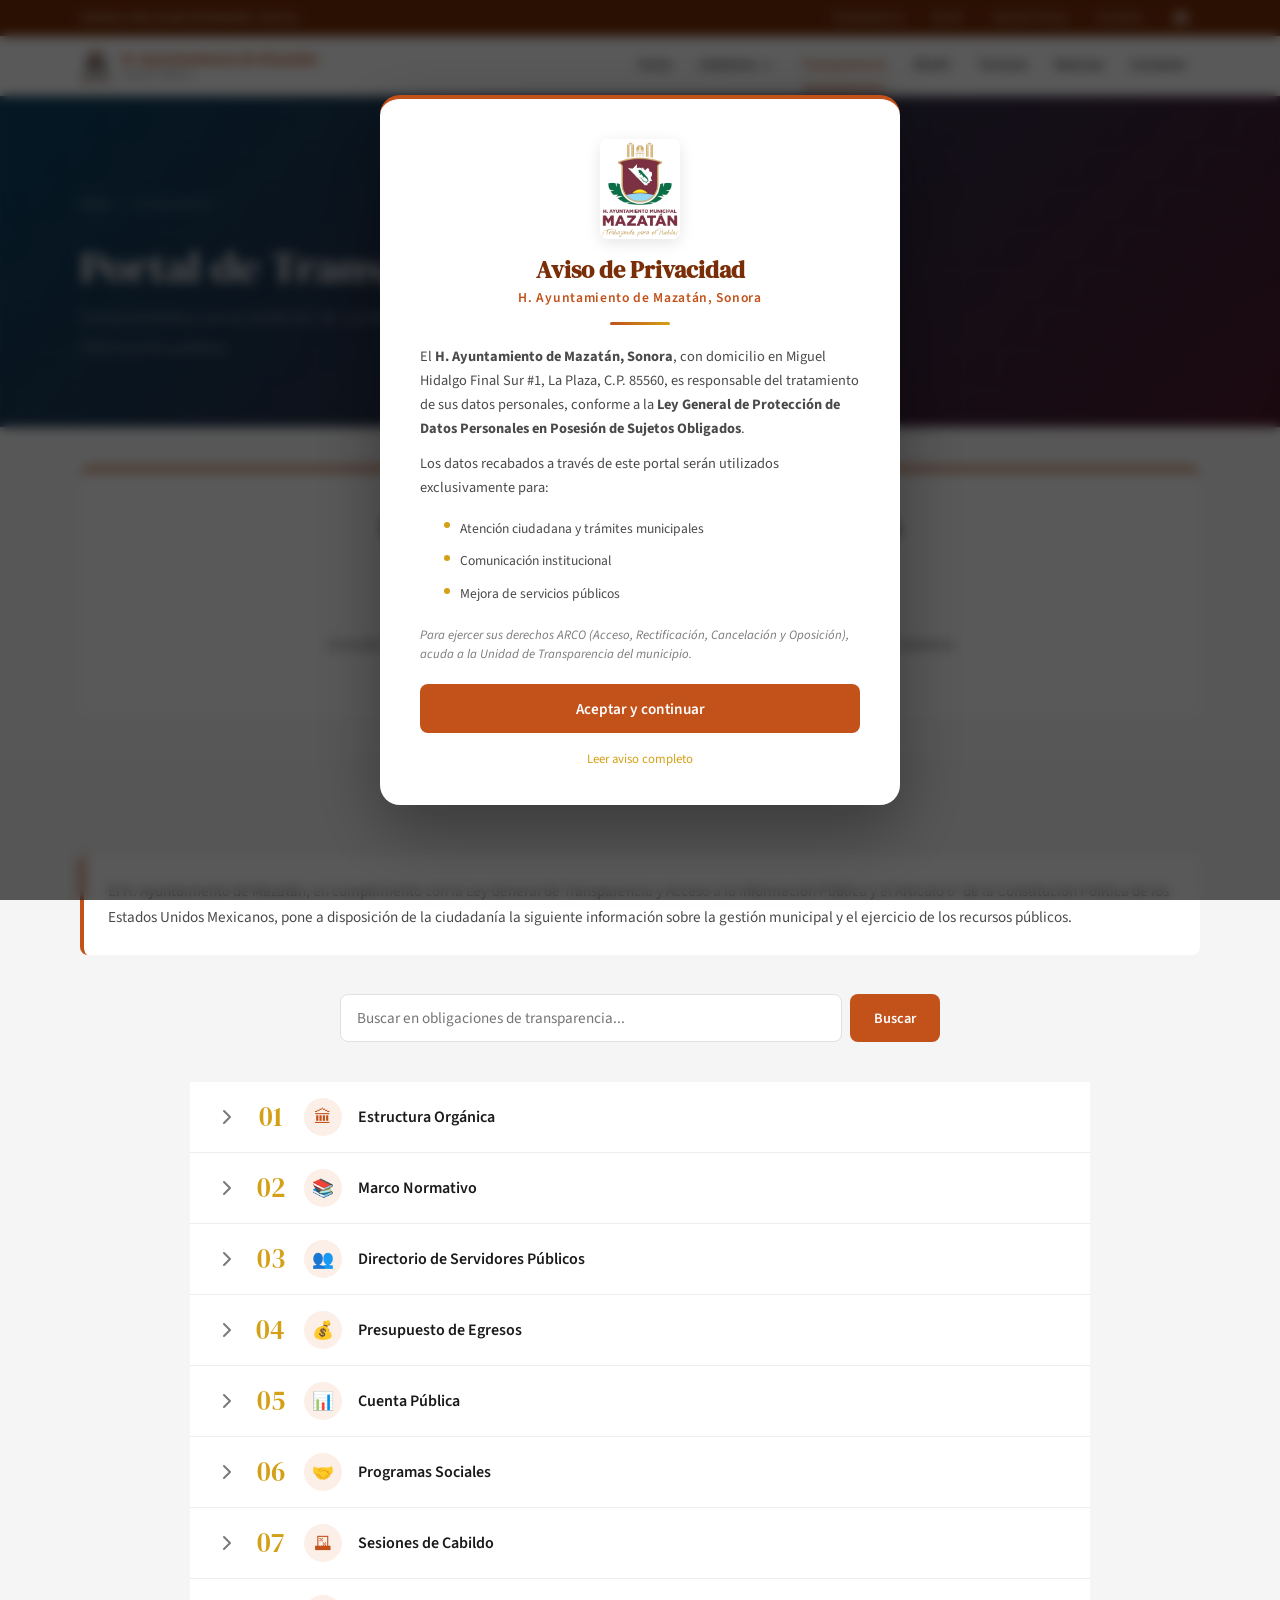
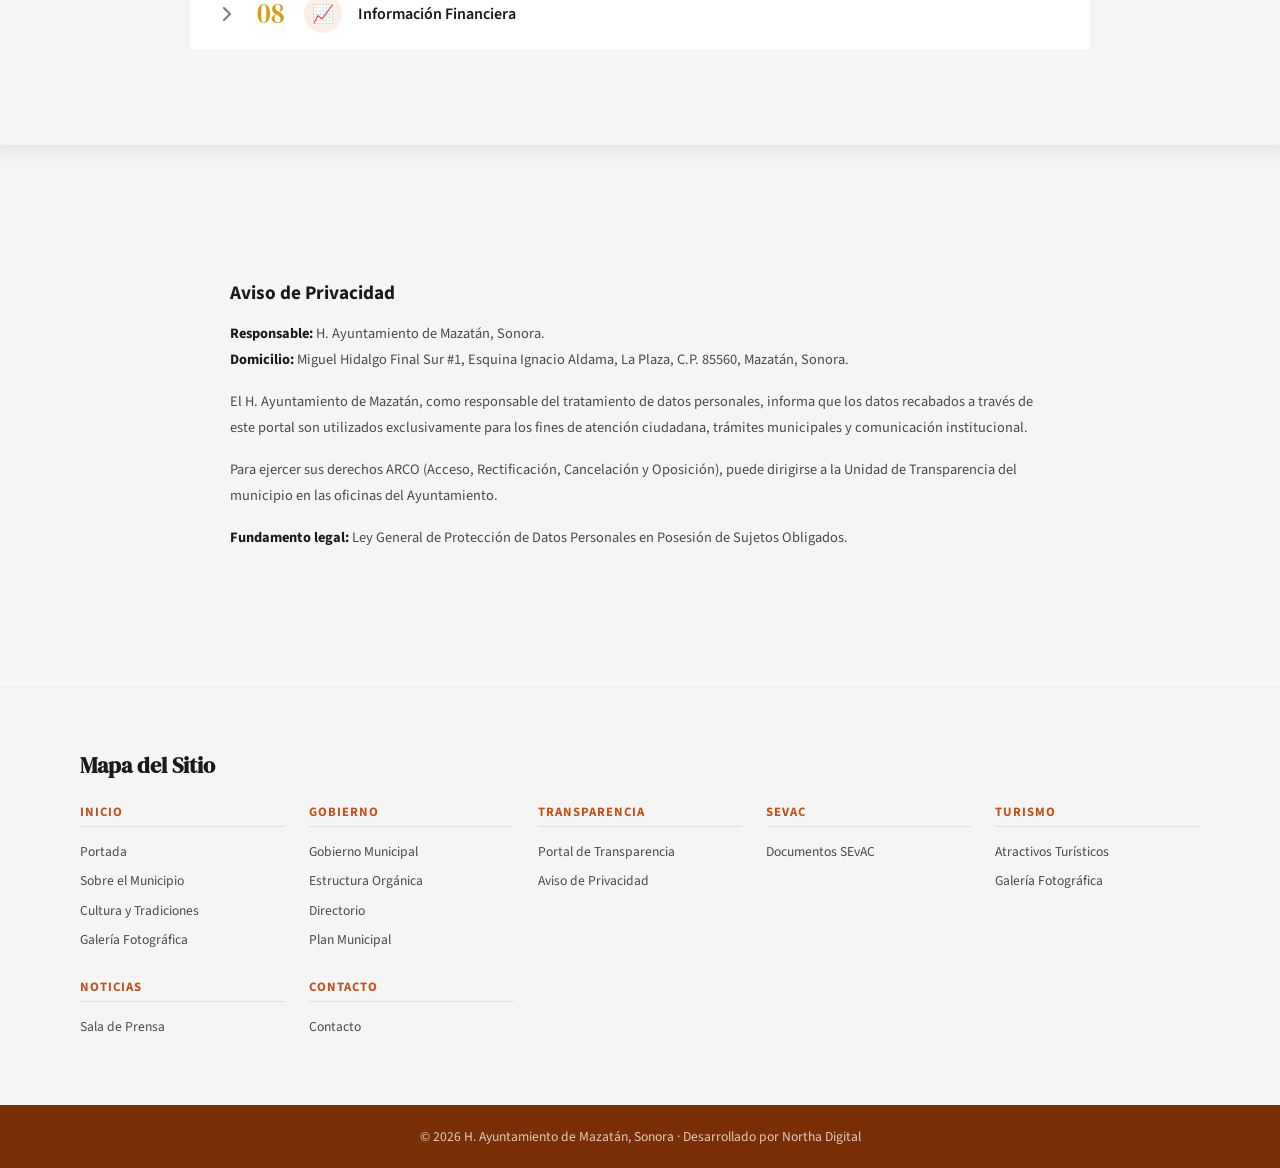
<file: transparencia.html>
<!DOCTYPE html>
<html lang="es">
<head>
  <meta charset="UTF-8">
  <meta name="viewport" content="width=device-width, initial-scale=1.0">
  <meta name="theme-color" content="#C2511A">
  <meta name="apple-mobile-web-app-status-bar-style" content="#C2511A">
  <meta name="msapplication-navbutton-color" content="#C2511A">
  <meta name="color-scheme" content="only light">
  <meta name="supported-color-schemes" content="light only">
  <style>
    :root { color-scheme: only light !important; }
    html, body { background-color: #F5F5F5 !important; }
  </style>
  <title>Portal de Transparencia | H. Ayuntamiento de Mazatán</title>
  <meta name="description" content="Portal de Transparencia del municipio de Mazatán, Sonora. Acceso a información pública, obligaciones de transparencia, directorio de servidores públicos y rendición de cuentas.">
  <meta name="keywords" content="transparencia, información pública, rendición de cuentas, Mazatán, Sonora, ARCO">
  <meta property="og:title" content="Portal de Transparencia | H. Ayuntamiento de Mazatán">
  <meta property="og:description" content="Portal de Transparencia del municipio de Mazatán, Sonora. Acceso a información pública y rendición de cuentas.">
  <meta property="og:type" content="website">
  <meta property="og:locale" content="es_MX">
  <link rel="icon" href="data:image/svg+xml,<svg xmlns='http://www.w3.org/2000/svg' viewBox='0 0 100 100'><text y='.9em' font-size='90'>🏛️</text></svg>">
  <link rel="preconnect" href="https://fonts.googleapis.com">
  <link rel="preconnect" href="https://fonts.gstatic.com" crossorigin>
  <link href="https://fonts.googleapis.com/css2?family=DM+Serif+Display:ital@0;1&family=Source+Sans+3:wght@300;400;500;600;700&family=Cormorant+Garamond:ital,wght@0,500;0,600;0,700;1,600&display=swap" rel="stylesheet">
  <link rel="stylesheet" href="css/globals.css">
  <link rel="stylesheet" href="css/nav-footer.css">
  <link rel="stylesheet" href="css/transparencia.css">
  <script src="js/main.js" defer></script>
  <script src="js/transparencia.js" defer></script>
</head>
<body>

  <!-- Skip link -->
  <a href="#main-content" class="skip-link">Ir al contenido principal</a>

  <!-- === TOPBAR === -->
  <div class="topbar">
    <div class="container">
      <span class="topbar__left">Gobierno Municipal de Mazatán, Sonora</span>
      <nav class="topbar__right" aria-label="Enlaces rápidos">
        <a href="transparencia.html" class="topbar__link">Transparencia</a>
        <span class="topbar__sep">|</span>
        <a href="sevac.html" class="topbar__link">SEvAC</a>
        <span class="topbar__sep">|</span>
        <a href="noticias.html" class="topbar__link">Sala de Prensa</a>
        <span class="topbar__sep">|</span>
        <a href="index.html#contacto" class="topbar__link">Contacto</a>
        <span class="topbar__sep">|</span>
        <a href="https://www.facebook.com/profile.php?id=100073040122918" target="_blank" class="topbar__link topbar__facebook" aria-label="Facebook">
          <svg width="16" height="16" viewBox="0 0 24 24" fill="currentColor"><path d="M24 12.073c0-6.627-5.373-12-12-12s-12 5.373-12 12c0 5.99 4.388 10.954 10.125 11.854v-8.385H7.078v-3.47h3.047V9.43c0-3.007 1.792-4.669 4.533-4.669 1.312 0 2.686.235 2.686.235v2.953H15.83c-1.491 0-1.956.925-1.956 1.874v2.25h3.328l-.532 3.47h-2.796v8.385C19.612 23.027 24 18.062 24 12.073z"/></svg>
        </a>
      </nav>
    </div>
  </div>

  <!-- === NAVBAR === -->
  <nav class="navbar" role="navigation" aria-label="Navegación principal">
    <div class="container">
      <a href="index.html" class="navbar__brand">
        <img src="assets/images/escudo-mazatan.png" alt="Escudo de Mazatán" class="nav__escudo">
        <span class="navbar__brand-text">H. Ayuntamiento de Mazatán<small>Sonora, México</small></span>
      </a>

      <ul class="navbar__menu">
        <li><a href="index.html" class="navbar__link">Inicio</a></li>
        <li class="navbar__dropdown">
          <a href="gobierno.html" class="navbar__link navbar__dropdown-toggle">
            Gobierno
            <svg viewBox="0 0 12 12" aria-hidden="true"><path d="M2 4l4 4 4-4"/></svg>
          </a>
          <div class="navbar__dropdown-menu">
            <a href="gobierno.html#estructura" class="navbar__dropdown-item">Estructura Orgánica</a>
            <a href="gobierno.html#directorio" class="navbar__dropdown-item">Directorio</a>
            <a href="gobierno.html#plan" class="navbar__dropdown-item">Plan Municipal</a>
          </div>
        </li>
        <li><a href="transparencia.html" class="navbar__link">Transparencia</a></li>
        <li><a href="sevac.html" class="navbar__link">SEvAC</a></li>
        <li><a href="index.html#turismo" class="navbar__link">Turismo</a></li>
        <li><a href="noticias.html" class="navbar__link">Noticias</a></li>
        <li><a href="index.html#contacto" class="navbar__link">Contacto</a></li>
      </ul>

      <button class="navbar__hamburger" aria-label="Abrir menú de navegación" aria-expanded="false" aria-controls="mobile-menu">
        <span class="navbar__hamburger-line"></span>
        <span class="navbar__hamburger-line"></span>
        <span class="navbar__hamburger-line"></span>
      </button>
    </div>
  </nav>
  <div class="navbar-spacer"></div>

  <!-- === MENÚ MÓVIL === -->
  <div class="mobile-menu" id="mobile-menu">
    <div class="mobile-menu__overlay"></div>
    <div class="mobile-menu__panel">
      <div class="mobile-menu__header">
        <span class="mobile-menu__brand">Menú</span>
        <button class="mobile-menu__close" aria-label="Cerrar menú">&times;</button>
      </div>
      <nav class="mobile-menu__nav" aria-label="Navegación móvil">
        <a href="index.html" class="mobile-menu__link">Inicio</a>
        <button class="mobile-menu__link mobile-menu__submenu-toggle" aria-expanded="false">
          Gobierno
          <svg viewBox="0 0 12 12" aria-hidden="true"><path d="M2 4l4 4 4-4" fill="none" stroke="currentColor" stroke-width="2"/></svg>
        </button>
        <div class="mobile-menu__submenu">
          <a href="gobierno.html#estructura" class="mobile-menu__submenu-link">Estructura Orgánica</a>
          <a href="gobierno.html#directorio" class="mobile-menu__submenu-link">Directorio</a>
          <a href="gobierno.html#plan" class="mobile-menu__submenu-link">Plan Municipal</a>
        </div>
        <a href="transparencia.html" class="mobile-menu__link">Transparencia</a>
        <a href="sevac.html" class="mobile-menu__link">SEvAC</a>
        <a href="index.html#turismo" class="mobile-menu__link">Turismo</a>
        <a href="noticias.html" class="mobile-menu__link">Noticias</a>
        <a href="index.html#contacto" class="mobile-menu__link">Contacto</a>
      </nav>
    </div>
  </div>

  <!-- === CONTENIDO PRINCIPAL === -->
  <main id="main-content">

    <!-- Hero -->
    <section class="page-hero page-hero--transparencia">
      <div class="container">
        <nav class="page-hero__breadcrumb" aria-label="Ruta de navegación">
          <a href="index.html">Inicio</a>
          <span>/</span>
          <span>Transparencia</span>
        </nav>
        <h1 class="page-hero__title">Portal de Transparencia</h1>
        <p class="page-hero__subtitle">Comprometidos con la rendición de cuentas y el derecho de acceso a la información pública.</p>
      </div>
    </section>

    <!-- Banner: Portal de Transparencia del Estado -->
    <section class="portal-estado" aria-labelledby="portal-estado-title">
      <div class="container">
        <div class="portal-estado__card" data-reveal="fade">
          <h2 class="portal-estado__title" id="portal-estado-title">Portal de Transparencia del Estado de Sonora</h2>
          <a href="https://transparencia.sonora.gob.mx/informacion-publica/organismos/9/municipios/1132/mazatan"
             target="_blank" rel="noopener noreferrer"
             class="portal-estado__btn">
            Acceder al Portal de Transparencia del Estado de Sonora
            <svg viewBox="0 0 24 24" width="18" height="18" aria-hidden="true"><path d="M14 3h7v7M10 14L21 3M21 14v5a2 2 0 01-2 2H5a2 2 0 01-2-2V5a2 2 0 012-2h5" fill="none" stroke="currentColor" stroke-width="2" stroke-linecap="round" stroke-linejoin="round"/></svg>
          </a>
          <p class="portal-estado__text">
            Consulta los documentos oficiales de transparencia del municipio de Mazatán en el portal del Gobierno del Estado de Sonora.
          </p>
        </div>
      </div>
    </section>

    <!-- Marco Legal + Búsqueda + Acordeones -->
    <section class="section">
      <div class="container">

        <!-- Marco Legal -->
        <div class="marco-legal" data-reveal>
          El H. Ayuntamiento de Mazatán, en cumplimiento con la Ley General de Transparencia y Acceso a la
          Información Pública y el Artículo 6° de la Constitución Política de los Estados Unidos Mexicanos,
          pone a disposición de la ciudadanía la siguiente información sobre la gestión municipal y el ejercicio
          de los recursos públicos.
        </div>

        <!-- Búsqueda -->
        <div class="transparencia-busqueda" data-reveal>
          <div class="transparencia-busqueda__bar">
            <input type="search" id="transparencia-search" class="transparencia-busqueda__input"
              placeholder="Buscar en obligaciones de transparencia..." aria-label="Buscar en transparencia">
            <button class="transparencia-busqueda__btn" type="button" aria-label="Buscar">Buscar</button>
          </div>
        </div>

        <!-- Acordeones -->
        <div class="acordeon" data-reveal>

          <!-- 01 Estructura Orgánica -->
          <div class="acordeon__item">
            <button class="acordeon__header" aria-expanded="false" aria-controls="acordeon-1">
              <span class="acordeon__icon" aria-hidden="true">
                <svg viewBox="0 0 20 20"><path d="M7 4l6 6-6 6"/></svg>
              </span>
              <span class="acordeon__number">01</span>
              <span class="acordeon__category-icon" aria-hidden="true">&#x1F3DB;</span>
              <span class="acordeon__title">Estructura Orgánica</span>
            </button>
            <div class="acordeon__body" id="acordeon-1" role="region">
              <div class="acordeon__content">
                <p>
                  El H. Ayuntamiento de Mazatán está integrado por: Presidente Municipal, Síndico Municipal,
                  3 Regidores de Mayoría Relativa y 2 Regidores de Representación Proporcional, conforme al
                  Artículo 115 constitucional y la Ley de Gobierno y Administración Municipal del Estado de Sonora.
                </p>
                <p><em>Información en proceso de actualización para el periodo de gobierno vigente.</em></p>
              </div>
            </div>
          </div>

          <!-- 02 Marco Normativo -->
          <div class="acordeon__item">
            <button class="acordeon__header" aria-expanded="false" aria-controls="acordeon-2">
              <span class="acordeon__icon" aria-hidden="true">
                <svg viewBox="0 0 20 20"><path d="M7 4l6 6-6 6"/></svg>
              </span>
              <span class="acordeon__number">02</span>
              <span class="acordeon__category-icon" aria-hidden="true">&#x1F4DA;</span>
              <span class="acordeon__title">Marco Normativo</span>
            </button>
            <div class="acordeon__body" id="acordeon-2" role="region">
              <div class="acordeon__content">
                <ul>
                  <li>Bando de Policía y Gobierno Municipal de Mazatán</li>
                  <li>Reglamentos municipales vigentes</li>
                  <li>Ley de Gobierno y Administración Municipal del Estado de Sonora</li>
                  <li>Constitución Política de los Estados Unidos Mexicanos</li>
                </ul>
                <p><em>Documentos en proceso de digitalización.</em></p>
              </div>
            </div>
          </div>

          <!-- 03 Directorio de Servidores Públicos -->
          <div class="acordeon__item">
            <button class="acordeon__header" aria-expanded="false" aria-controls="acordeon-3">
              <span class="acordeon__icon" aria-hidden="true">
                <svg viewBox="0 0 20 20"><path d="M7 4l6 6-6 6"/></svg>
              </span>
              <span class="acordeon__number">03</span>
              <span class="acordeon__category-icon" aria-hidden="true">&#x1F465;</span>
              <span class="acordeon__title">Directorio de Servidores Públicos</span>
            </button>
            <div class="acordeon__body" id="acordeon-3" role="region">
              <div class="acordeon__content">
                <table class="acordeon__table">
                  <thead>
                    <tr>
                      <th scope="col">Cargo</th>
                      <th scope="col">Nombre</th>
                      <th scope="col">Área</th>
                    </tr>
                  </thead>
                  <tbody>
                    <tr><td>Presidente Municipal</td><td>(Por confirmar)</td><td>Presidencia</td></tr>
                    <tr><td>Síndico Municipal</td><td>(Por confirmar)</td><td>Sindicatura</td></tr>
                    <tr><td>Regidor 1</td><td>(Por confirmar)</td><td>Cabildo</td></tr>
                    <tr><td>Regidor 2</td><td>(Por confirmar)</td><td>Cabildo</td></tr>
                    <tr><td>Regidor 3</td><td>(Por confirmar)</td><td>Cabildo</td></tr>
                  </tbody>
                </table>
                <p><em>Directorio sujeto a actualización.</em></p>
              </div>
            </div>
          </div>

          <!-- 04 Presupuesto de Egresos -->
          <div class="acordeon__item">
            <button class="acordeon__header" aria-expanded="false" aria-controls="acordeon-4">
              <span class="acordeon__icon" aria-hidden="true">
                <svg viewBox="0 0 20 20"><path d="M7 4l6 6-6 6"/></svg>
              </span>
              <span class="acordeon__number">04</span>
              <span class="acordeon__category-icon" aria-hidden="true">&#x1F4B0;</span>
              <span class="acordeon__title">Presupuesto de Egresos</span>
            </button>
            <div class="acordeon__body" id="acordeon-4" role="region">
              <div class="acordeon__content">
                <p>
                  Presupuesto de egresos del ejercicio fiscal 2026 en proceso de publicación.
                  Consulte próximamente en esta sección.
                </p>
              </div>
            </div>
          </div>

          <!-- 05 Cuenta Pública -->
          <div class="acordeon__item">
            <button class="acordeon__header" aria-expanded="false" aria-controls="acordeon-5">
              <span class="acordeon__icon" aria-hidden="true">
                <svg viewBox="0 0 20 20"><path d="M7 4l6 6-6 6"/></svg>
              </span>
              <span class="acordeon__number">05</span>
              <span class="acordeon__category-icon" aria-hidden="true">&#x1F4CA;</span>
              <span class="acordeon__title">Cuenta Pública</span>
            </button>
            <div class="acordeon__body" id="acordeon-5" role="region">
              <div class="acordeon__content">
                <p>
                  Informes trimestrales y anuales del municipio. Documentos en proceso de auditoría y publicación.
                </p>
              </div>
            </div>
          </div>

          <!-- 06 Programas Sociales -->
          <div class="acordeon__item">
            <button class="acordeon__header" aria-expanded="false" aria-controls="acordeon-6">
              <span class="acordeon__icon" aria-hidden="true">
                <svg viewBox="0 0 20 20"><path d="M7 4l6 6-6 6"/></svg>
              </span>
              <span class="acordeon__number">06</span>
              <span class="acordeon__category-icon" aria-hidden="true">&#x1F91D;</span>
              <span class="acordeon__title">Programas Sociales</span>
            </button>
            <div class="acordeon__body" id="acordeon-6" role="region">
              <div class="acordeon__content">
                <ul>
                  <li><strong>Programa de Apoyo Alimentario</strong> — Entrega de despensas a familias
                    en situación de vulnerabilidad en la cabecera municipal y comunidades.</li>
                  <li><strong>Programa de Mejoramiento de Vivienda</strong> — Apoyo con materiales de
                    construcción para mejorar las condiciones de vivienda.</li>
                  <li><strong>Programa de Becas Educativas</strong> — Estímulos económicos para
                    estudiantes de nivel básico y medio superior del municipio.</li>
                </ul>
              </div>
            </div>
          </div>

          <!-- 07 Sesiones de Cabildo -->
          <div class="acordeon__item">
            <button class="acordeon__header" aria-expanded="false" aria-controls="acordeon-7">
              <span class="acordeon__icon" aria-hidden="true">
                <svg viewBox="0 0 20 20"><path d="M7 4l6 6-6 6"/></svg>
              </span>
              <span class="acordeon__number">07</span>
              <span class="acordeon__category-icon" aria-hidden="true">&#x1F5F3;</span>
              <span class="acordeon__title">Sesiones de Cabildo</span>
            </button>
            <div class="acordeon__body" id="acordeon-7" role="region">
              <div class="acordeon__content">
                <p>
                  Actas de sesiones ordinarias y extraordinarias del Cabildo Municipal.
                  Calendario: primer lunes de cada mes. Actas en proceso de digitalización.
                </p>
              </div>
            </div>
          </div>

          <!-- 08 Información Financiera -->
          <div class="acordeon__item">
            <button class="acordeon__header" aria-expanded="false" aria-controls="acordeon-8">
              <span class="acordeon__icon" aria-hidden="true">
                <svg viewBox="0 0 20 20"><path d="M7 4l6 6-6 6"/></svg>
              </span>
              <span class="acordeon__number">08</span>
              <span class="acordeon__category-icon" aria-hidden="true">&#x1F4C8;</span>
              <span class="acordeon__title">Información Financiera</span>
            </button>
            <div class="acordeon__body" id="acordeon-8" role="region">
              <div class="acordeon__content">
                <p>
                  Estados financieros, indicadores de deuda pública, tabulador de sueldos.
                  Información en proceso de integración.
                </p>
              </div>
            </div>
          </div>

        </div>

        <!-- Mensaje vacío de búsqueda -->
        <div class="transparencia-busqueda__empty" hidden>
          No se encontraron resultados. Puedes solicitar información en la Unidad de Transparencia del municipio.
        </div>

      </div>
    </section>

    <!-- === AVISO DE PRIVACIDAD === -->
    <section class="section" id="aviso-privacidad" style="background-color: var(--gob-bg);">
      <div class="container">
        <div class="aviso-privacidad" data-reveal>
          <h2 class="aviso-privacidad__title">Aviso de Privacidad</h2>
          <div class="aviso-privacidad__text">
            <p>
              <strong>Responsable:</strong> H. Ayuntamiento de Mazatán, Sonora.<br>
              <strong>Domicilio:</strong> Miguel Hidalgo Final Sur #1, Esquina Ignacio Aldama, La Plaza, C.P. 85560, Mazatán, Sonora.
            </p>
            <p>
              El H. Ayuntamiento de Mazatán, como responsable del tratamiento de datos personales,
              informa que los datos recabados a través de este portal son utilizados exclusivamente
              para los fines de atención ciudadana, trámites municipales y comunicación institucional.
            </p>
            <p>
              Para ejercer sus derechos ARCO (Acceso, Rectificación, Cancelación y Oposición),
              puede dirigirse a la Unidad de Transparencia del municipio en las oficinas del Ayuntamiento.
            </p>
            <p>
              <strong>Fundamento legal:</strong> Ley General de Protección de Datos Personales en Posesión de Sujetos Obligados.
            </p>
          </div>
        </div>
      </div>
    </section>

  </main>

  <!-- === MAPA DEL SITIO === -->
  <section class="sitemap" id="mapa-sitio" aria-labelledby="sitemap-title">
    <div class="container">
      <h2 class="sitemap__title" id="sitemap-title">Mapa del Sitio</h2>
      <div class="sitemap__grid">
        <div class="sitemap__col">
          <h3 class="sitemap__col-title">Inicio</h3>
          <a href="index.html" class="sitemap__link">Portada</a>
          <a href="index.html#municipio" class="sitemap__link">Sobre el Municipio</a>
          <a href="index.html#cultura" class="sitemap__link">Cultura y Tradiciones</a>
          <a href="index.html#galeria" class="sitemap__link">Galería Fotográfica</a>
        </div>
        <div class="sitemap__col">
          <h3 class="sitemap__col-title">Gobierno</h3>
          <a href="gobierno.html" class="sitemap__link">Gobierno Municipal</a>
          <a href="gobierno.html#estructura" class="sitemap__link">Estructura Orgánica</a>
          <a href="gobierno.html#directorio" class="sitemap__link">Directorio</a>
          <a href="gobierno.html#plan" class="sitemap__link">Plan Municipal</a>
        </div>
<div class="sitemap__col">
          <h3 class="sitemap__col-title">Transparencia</h3>
          <a href="transparencia.html" class="sitemap__link">Portal de Transparencia</a>
          <a href="transparencia.html#aviso-privacidad" class="sitemap__link">Aviso de Privacidad</a>
        </div>
        <div class="sitemap__col">
          <h3 class="sitemap__col-title">SEvAC</h3>
          <a href="sevac.html" class="sitemap__link">Documentos SEvAC</a>
        </div>
        <div class="sitemap__col">
          <h3 class="sitemap__col-title">Turismo</h3>
          <a href="index.html#turismo" class="sitemap__link">Atractivos Turísticos</a>
          <a href="index.html#galeria" class="sitemap__link">Galería Fotográfica</a>
        </div>
        <div class="sitemap__col">
          <h3 class="sitemap__col-title">Noticias</h3>
          <a href="noticias.html" class="sitemap__link">Sala de Prensa</a>
        </div>
        <div class="sitemap__col">
          <h3 class="sitemap__col-title">Contacto</h3>
          <a href="index.html#contacto" class="sitemap__link">Contacto</a>
        </div>
      </div>
    </div>
  </section>

  <!-- === FOOTER === -->
  <footer style="background:#7A2E08; text-align:center; padding:1.25rem 1rem; font-size:0.85rem; color:rgba(255,255,255,0.75);">
    &copy; 2026 H. Ayuntamiento de Mazatán, Sonora &middot; Desarrollado por Northa Digital
  </footer>

  <!-- === AVISO DE PRIVACIDAD === -->
  <div id="privacyOverlay" class="privacy-overlay">
    <div class="privacy-popup">
      <img src="assets/images/escudo-mazatan.png" alt="Escudo de Mazatán" class="privacy-popup__escudo">
      <h3 class="privacy-popup__title">Aviso de Privacidad</h3>
      <h4 class="privacy-popup__subtitle">H. Ayuntamiento de Mazatán, Sonora</h4>
      <div class="privacy-popup__divider"></div>
      <p class="privacy-popup__text">
        El <strong>H. Ayuntamiento de Mazatán, Sonora</strong>, con domicilio en Miguel Hidalgo Final Sur #1,
        La Plaza, C.P. 85560, es responsable del tratamiento de sus datos personales, conforme a la
        <strong>Ley General de Protección de Datos Personales en Posesión de Sujetos Obligados</strong>.
      </p>
      <p class="privacy-popup__text">
        Los datos recabados a través de este portal serán utilizados exclusivamente para:
      </p>
      <ul class="privacy-popup__list">
        <li>Atención ciudadana y trámites municipales</li>
        <li>Comunicación institucional</li>
        <li>Mejora de servicios públicos</li>
      </ul>
      <p class="privacy-popup__arco">
        Para ejercer sus derechos ARCO (Acceso, Rectificación, Cancelación y Oposición),
        acuda a la Unidad de Transparencia del municipio.
      </p>
      <button id="acceptPrivacy" class="privacy-popup__btn">Aceptar y continuar</button>
      <a href="transparencia.html#aviso-privacidad" class="privacy-popup__link">Leer aviso completo</a>
    </div>
  </div>

</body>
</html>
</file>
<file: css/globals.css>
/* ============================================================
   GLOBALS.CSS — Sistema de Diseño del Portal de Mazatán
   H. Ayuntamiento de Mazatán, Sonora
   ============================================================ */

/* === FORZAR MODO CLARO (iOS / Android) === */
:root {
  color-scheme: only light !important;
}

html {
  -webkit-appearance: none;
  color-scheme: only light !important;
}

*, *::before, *::after {
  color-scheme: only light !important;
}

@media (prefers-color-scheme: dark) {
  :root {
    color-scheme: only light !important;
  }

  html, body {
    background-color: #F5F5F5 !important;
    color: #1A1A1A !important;
  }

  .section--light,
  .sobre,
  .gobierno-section,
  .cultura,
  [style*="background:var(--white)"],
  [style*="background:var(--gob-bg-white)"] {
    background-color: #FFFFFF !important;
    color: #1A1A1A !important;
  }

  .scope-card,
  .stat-item,
  .tramite-card,
  .news-card,
  .contacto-card,
  .accordion,
  .accordion__content,
  .org-card,
  .plan-card,
  table,
  td, th,
  .form-group input,
  .form-group select,
  .form-group textarea,
  .form-group label {
    background-color: inherit;
    color: inherit;
    -webkit-text-fill-color: inherit;
  }

  img, svg, video, iframe {
    filter: none !important;
  }
}

/* === VARIABLES GLOBALES === */
:root {
  /* --- Institucionales --- */
  --gob-primary: #C2511A;
  --gob-primary-light: #D4651E;
  --gob-primary-lighter: #E07A2D;
  --gob-primary-bg: #FBEFE7;
  --gob-primary-dark: #7A2E08;

  /* --- Acento institucional --- */
  --gob-gold: #D4A017;
  --gob-gold-light: #E5B53A;
  --gob-gold-bg: #FBF5E2;

  /* --- Secundarios --- */
  --gob-green: #1B6B3A;
  --gob-green-light: #28A745;
  --gob-green-bg: #E8F5E9;
  --gob-blue: #0C4A6E;
  --gob-blue-light: #1A6B99;
  --gob-blue-bg: #EDF5FC;

  /* --- Neutros --- */
  --gob-bg: #F5F5F5;
  --gob-bg-white: #FFFFFF;
  --gob-bg-alt: #FAFAFA;
  --gob-text: #1A1A1A;
  --gob-text-secondary: #4A4A4A;
  --gob-text-muted: #7A7A7A;
  --gob-border: #E0E0E0;
  --gob-border-light: #EEEEEE;
  --gob-divider: #D5D5D5;

  /* --- Estado --- */
  --gob-success: #1B6B3A;
  --gob-error: #C62828;
  --gob-warning: #E65100;
  --gob-info: #0C4A6E;

  /* --- Badges de modalidad --- */
  --badge-online: #1B6B3A;
  --badge-online-bg: #E8F5E9;
  --badge-hybrid: #E65100;
  --badge-hybrid-bg: #FFF3E0;
  --badge-presencial: #0C4A6E;
  --badge-presencial-bg: #EDF5FC;
  --badge-proximamente: #7A7A7A;
  --badge-proximamente-bg: #F5F5F5;

  /* --- Tipografía --- */
  --font-display: 'DM Serif Display', Georgia, serif;
  --font-heading: 'Source Sans 3', 'Segoe UI', sans-serif;
  --font-body: 'Source Sans 3', 'Segoe UI', sans-serif;
  --font-accent: 'Cormorant Garamond', Georgia, serif;

  /* --- Espaciado (8px grid) --- */
  --sp-xs: 0.5rem;
  --sp-sm: 1rem;
  --sp-md: 1.5rem;
  --sp-lg: 2.5rem;
  --sp-xl: 4rem;
  --sp-2xl: 6rem;
  --sp-3xl: 8rem;

  /* --- Bordes y sombras --- */
  --radius-xs: 4px;
  --radius-sm: 6px;
  --radius-md: 8px;
  --radius-lg: 12px;
  --radius-xl: 16px;
  --radius-pill: 100px;

  --shadow-sm: 0 1px 3px rgba(0, 0, 0, 0.08);
  --shadow-md: 0 4px 12px rgba(0, 0, 0, 0.08);
  --shadow-lg: 0 8px 30px rgba(0, 0, 0, 0.1);
  --shadow-xl: 0 16px 50px rgba(0, 0, 0, 0.12);

  /* --- Layout --- */
  --nav-height: 96px;
  --topbar-height: 36px;
  --navbar-height: 60px;
  --max-width: 1200px;

  /* --- Transiciones --- */
  --ease: cubic-bezier(0.25, 0.46, 0.45, 0.94);
  --ease-expo: cubic-bezier(0.19, 1, 0.22, 1);
}

/* === RESET === */
*,
*::before,
*::after {
  box-sizing: border-box;
  margin: 0;
  padding: 0;
}

html {
  scroll-behavior: smooth;
  scroll-padding-top: var(--nav-height);
  font-size: 16px;
  -webkit-text-size-adjust: 100%;
  overflow-x: hidden;
}

body {
  font-family: var(--font-body);
  font-size: 1rem;
  line-height: 1.7;
  color: var(--gob-text);
  background-color: var(--gob-bg-white);
  -webkit-font-smoothing: antialiased;
  -moz-osx-font-smoothing: grayscale;
  overflow-x: hidden;
}

img,
svg {
  display: block;
  max-width: 100%;
  height: auto;
}

a {
  color: var(--gob-blue-light);
  text-decoration: none;
  transition: color 0.25s var(--ease);
}

a:hover {
  color: var(--gob-primary);
}

ul,
ol {
  list-style: none;
}

h1, h2, h3, h4, h5, h6 {
  font-family: var(--font-heading);
  font-weight: 700;
  line-height: 1.25;
  color: var(--gob-text);
}

button {
  font-family: inherit;
  cursor: pointer;
  border: none;
  background: none;
}

input,
textarea,
select {
  font-family: inherit;
  font-size: 1rem;
}

table {
  border-collapse: collapse;
  width: 100%;
}

::selection {
  background-color: var(--gob-primary);
  color: #fff;
}

/* === UTILIDADES === */

/* Contenedor principal */
.container {
  width: 100%;
  max-width: var(--max-width);
  margin-left: auto;
  margin-right: auto;
  padding-left: var(--sp-sm);
  padding-right: var(--sp-sm);
}

@media (min-width: 768px) {
  .container {
    padding-left: var(--sp-md);
    padding-right: var(--sp-md);
  }
}

/* Screen reader only */
.sr-only {
  position: absolute;
  width: 1px;
  height: 1px;
  padding: 0;
  margin: -1px;
  overflow: hidden;
  clip: rect(0, 0, 0, 0);
  white-space: nowrap;
  border: 0;
}

/* Skip link accesibilidad */
.skip-link {
  position: absolute;
  top: -100%;
  left: 0;
  z-index: 10000;
  padding: var(--sp-xs) var(--sp-sm);
  background: var(--gob-primary);
  color: #fff;
  font-weight: 600;
  text-decoration: none;
  transition: top 0.2s;
}

.skip-link:focus {
  top: 0;
}

/* === SECCIONES === */
.section {
  padding-top: var(--sp-xl);
  padding-bottom: var(--sp-xl);
}

@media (min-width: 768px) {
  .section {
    padding-top: var(--sp-2xl);
    padding-bottom: var(--sp-2xl);
  }
}

.section__tag {
  display: inline-block;
  font-family: var(--font-heading);
  font-size: 0.75rem;
  font-weight: 600;
  letter-spacing: 0.1em;
  text-transform: uppercase;
  color: var(--gob-gold);
  margin-bottom: var(--sp-xs);
}

.section__title {
  font-family: var(--font-display);
  font-size: clamp(1.5rem, 3.5vw, 2.2rem);
  color: var(--gob-text);
  margin-bottom: var(--sp-sm);
}

.section__subtitle {
  font-size: 1.05rem;
  color: var(--gob-text-secondary);
  max-width: 640px;
  line-height: 1.6;
}

.section__header {
  margin-bottom: var(--sp-lg);
}

.section__header--center {
  text-align: center;
}

.section__header--center .section__subtitle {
  margin-left: auto;
  margin-right: auto;
}

/* === BOTONES === */
.btn {
  display: inline-flex;
  align-items: center;
  justify-content: center;
  gap: 0.5rem;
  padding: 0.75rem 1.75rem;
  font-family: var(--font-heading);
  font-size: 0.95rem;
  font-weight: 600;
  line-height: 1.4;
  border-radius: var(--radius-md);
  transition: all 0.3s var(--ease);
  text-decoration: none;
  border: 2px solid transparent;
}

.btn:focus-visible {
  outline: 2px solid var(--gob-primary);
  outline-offset: 2px;
}

.btn--primary {
  background-color: var(--gob-primary);
  color: #fff;
  border-color: var(--gob-primary);
}

.btn--primary:hover {
  background-color: var(--gob-primary-light);
  border-color: var(--gob-primary-light);
  color: #fff;
  transform: translateY(-1px);
  box-shadow: var(--shadow-md);
}

.btn--outline {
  background-color: transparent;
  color: var(--gob-primary);
  border-color: var(--gob-primary);
}

.btn--outline:hover {
  background-color: var(--gob-primary);
  color: #fff;
  transform: translateY(-1px);
  box-shadow: var(--shadow-md);
}

.btn--white {
  background-color: #fff;
  color: var(--gob-primary);
  border-color: #fff;
}

.btn--white:hover {
  background-color: rgba(255, 255, 255, 0.9);
  color: var(--gob-primary);
  transform: translateY(-1px);
  box-shadow: var(--shadow-md);
}

.btn--outline-white {
  background-color: transparent;
  color: #fff;
  border-color: rgba(255, 255, 255, 0.6);
}

.btn--outline-white:hover {
  background-color: rgba(255, 255, 255, 0.15);
  border-color: #fff;
  color: #fff;
}

.btn--sm {
  padding: 0.5rem 1.25rem;
  font-size: 0.85rem;
}

.btn--lg {
  padding: 1rem 2.25rem;
  font-size: 1.05rem;
}

/* === BADGES === */
.badge {
  display: inline-block;
  padding: 0.2rem 0.7rem;
  font-size: 0.7rem;
  font-weight: 600;
  letter-spacing: 0.08em;
  text-transform: uppercase;
  border-radius: var(--radius-pill);
  line-height: 1.6;
}

.badge--online {
  color: var(--badge-online);
  background-color: var(--badge-online-bg);
}

.badge--presencial {
  color: var(--badge-presencial);
  background-color: var(--badge-presencial-bg);
}

.badge--hybrid {
  color: var(--badge-hybrid);
  background-color: var(--badge-hybrid-bg);
}

.badge--proximamente {
  color: var(--badge-proximamente);
  background-color: var(--badge-proximamente-bg);
}

/* === TARJETAS === */
.card {
  background-color: var(--gob-bg-white);
  border-radius: var(--radius-lg);
  box-shadow: var(--shadow-sm);
  transition: box-shadow 0.3s var(--ease), transform 0.3s var(--ease);
  overflow: hidden;
}

.card:hover {
  box-shadow: var(--shadow-md);
  transform: translateY(-2px);
}

/* === FORMULARIOS === */
.form-group {
  margin-bottom: var(--sp-sm);
}

.form-label {
  display: block;
  font-size: 0.9rem;
  font-weight: 600;
  color: var(--gob-text);
  margin-bottom: 0.35rem;
}

.form-input,
.form-textarea,
.form-select {
  width: 100%;
  padding: 0.7rem 0.9rem;
  font-size: 0.95rem;
  color: var(--gob-text);
  background-color: var(--gob-bg-white);
  border: 1.5px solid var(--gob-border);
  border-radius: var(--radius-sm);
  transition: border-color 0.25s var(--ease), box-shadow 0.25s var(--ease);
}

.form-input:focus,
.form-textarea:focus,
.form-select:focus {
  outline: none;
  border-color: var(--gob-primary);
  box-shadow: 0 0 0 3px rgba(194, 81, 26, 0.12);
}

.form-input::placeholder,
.form-textarea::placeholder {
  color: var(--gob-text-muted);
}

.form-textarea {
  resize: vertical;
  min-height: 100px;
}

.form-input--error,
.form-textarea--error,
.form-select--error {
  border-color: var(--gob-error);
}

.form-input--error:focus,
.form-textarea--error:focus,
.form-select--error:focus {
  box-shadow: 0 0 0 3px rgba(198, 40, 40, 0.12);
}

.form-error {
  display: block;
  font-size: 0.8rem;
  color: var(--gob-error);
  margin-top: 0.25rem;
  min-height: 1.2em;
}

.form-note {
  display: block;
  font-size: 0.8rem;
  color: var(--gob-text-muted);
  margin-top: 0.25rem;
}

/* === PAGE HERO (banners internos) === */
.page-hero {
  padding: var(--sp-2xl) 0 var(--sp-xl);
  background: linear-gradient(135deg, var(--gob-primary) 0%, var(--gob-blue) 100%);
  color: #fff;
  position: relative;
  overflow: hidden;
  will-change: transform;
}

.page-hero::before {
  content: '';
  position: absolute;
  inset: -20% 0;
  background-image:
    linear-gradient(rgba(255, 255, 255, 0.04) 1px, transparent 1px),
    linear-gradient(90deg, rgba(255, 255, 255, 0.04) 1px, transparent 1px);
  background-size: 40px 40px;
  pointer-events: none;
  transform: translateY(var(--parallax-y, 0));
  will-change: transform;
}

.page-hero .container {
  position: relative;
  z-index: 1;
}

.page-hero__breadcrumb {
  display: flex;
  align-items: center;
  gap: 0.5rem;
  font-size: 0.85rem;
  margin-bottom: var(--sp-md);
  opacity: 0.8;
}

.page-hero__breadcrumb a {
  color: rgba(255, 255, 255, 0.8);
  text-decoration: none;
}

.page-hero__breadcrumb a:hover {
  color: #fff;
}

.page-hero__breadcrumb span {
  color: rgba(255, 255, 255, 0.5);
}

.page-hero__title {
  font-family: var(--font-display);
  font-size: clamp(1.8rem, 4vw, 2.8rem);
  font-weight: 400;
  color: #fff;
  margin-bottom: var(--sp-xs);
}

.page-hero__subtitle {
  font-size: 1.1rem;
  font-weight: 300;
  color: rgba(255, 255, 255, 0.8);
  max-width: 600px;
}

/* === ANIMACIONES === */
@keyframes fadeInUp {
  from {
    opacity: 0;
    transform: translateY(25px);
  }
  to {
    opacity: 1;
    transform: translateY(0);
  }
}

@keyframes slideInRight {
  from {
    transform: translateX(100%);
  }
  to {
    transform: translateX(0);
  }
}

@keyframes spin {
  to {
    transform: rotate(360deg);
  }
}

/* Scroll reveal */
[data-reveal] {
  opacity: 0;
  transform: translateY(30px);
  transition: opacity 0.8s cubic-bezier(0.25, 0.46, 0.45, 0.94),
              transform 0.8s cubic-bezier(0.25, 0.46, 0.45, 0.94);
  will-change: opacity, transform;
}

[data-reveal="left"] {
  transform: translateX(-40px);
}

[data-reveal="right"] {
  transform: translateX(40px);
}

[data-reveal="fade"] {
  transform: none;
}

[data-reveal].revealed {
  opacity: 1;
  transform: translate(0, 0);
}

@media (prefers-reduced-motion: reduce) {
  [data-reveal] {
    opacity: 1;
    transform: none;
    transition: none;
  }
}

/* Separador gradiente sutil entre secciones */
.section + .section {
  box-shadow: inset 0 24px 32px -28px rgba(0, 0, 0, 0.12);
}

/* Botón volver arriba */
.back-to-top {
  position: fixed;
  bottom: 2rem;
  right: 2rem;
  width: 44px;
  height: 44px;
  border-radius: 50%;
  border: none;
  background: var(--gob-primary);
  color: #fff;
  cursor: pointer;
  display: flex;
  align-items: center;
  justify-content: center;
  opacity: 0;
  pointer-events: none;
  transform: translateY(12px) scale(1);
  transition: opacity 0.3s var(--ease), transform 0.3s var(--ease), background 0.2s var(--ease);
  box-shadow: 0 4px 16px rgba(0, 0, 0, 0.22);
  z-index: 999;
}

.back-to-top svg {
  width: 20px;
  height: 20px;
  fill: #fff;
}

.back-to-top:hover,
.back-to-top:focus-visible {
  background: var(--gob-gold);
  transform: translateY(0) scale(1.1);
}

.back-to-top--visible {
  opacity: 1;
  pointer-events: auto;
  transform: translateY(0);
}

@media (max-width: 600px) {
  .back-to-top {
    bottom: 1.5rem;
    right: 1rem;
    width: 40px;
    height: 40px;
  }
  .back-to-top svg {
    width: 18px;
    height: 18px;
  }
}

/* Lightbox */
.lightbox {
  position: fixed;
  inset: 0;
  z-index: 1100;
  background: rgba(0, 0, 0, 0.88);
  display: flex;
  align-items: center;
  justify-content: center;
  padding: var(--sp-sm);
  opacity: 0;
  pointer-events: none;
  transition: opacity 0.25s var(--ease);
}

.lightbox--open {
  opacity: 1;
  pointer-events: auto;
}

.lightbox__content {
  position: relative;
  max-width: min(1200px, 95vw);
  max-height: 90vh;
  display: flex;
  flex-direction: column;
  align-items: center;
  gap: 0.75rem;
  transform: scale(0.96);
  transition: transform 0.25s var(--ease);
}

.lightbox--open .lightbox__content {
  transform: scale(1);
}

.lightbox__image {
  max-width: 100%;
  max-height: 80vh;
  width: auto;
  height: auto;
  border-radius: var(--radius-md);
  box-shadow: 0 16px 60px rgba(0, 0, 0, 0.5);
  background: #111;
}

.lightbox__caption {
  font-family: var(--font-heading);
  font-size: 0.95rem;
  color: rgba(255, 255, 255, 0.9);
  text-align: center;
  min-height: 1.4em;
}

.lightbox__close {
  position: absolute;
  top: -0.5rem;
  right: -0.5rem;
  width: 40px;
  height: 40px;
  border-radius: 50%;
  background: #fff;
  color: var(--gob-text);
  border: none;
  cursor: pointer;
  display: flex;
  align-items: center;
  justify-content: center;
  box-shadow: 0 4px 16px rgba(0, 0, 0, 0.4);
  transition: transform 0.2s var(--ease), background 0.2s var(--ease);
}

.lightbox__close:hover,
.lightbox__close:focus-visible {
  background: var(--gob-gold);
  color: #fff;
  transform: scale(1.08);
  outline: none;
}

.lightbox__close svg {
  width: 20px;
  height: 20px;
  fill: currentColor;
}

@media (max-width: 600px) {
  .lightbox__close {
    top: -1.5rem;
    right: 0;
  }
}

/* Spinner de carga */
.spinner {
  display: inline-block;
  width: 20px;
  height: 20px;
  border: 2.5px solid rgba(255, 255, 255, 0.3);
  border-top-color: #fff;
  border-radius: 50%;
  animation: spin 0.7s linear infinite;
}

.spinner--dark {
  border-color: rgba(194, 81, 26, 0.2);
  border-top-color: var(--gob-primary);
}

/* === FOCUS VISIBLE (accesibilidad) === */
a:focus-visible,
button:focus-visible,
input:focus-visible,
textarea:focus-visible,
select:focus-visible,
[tabindex]:focus-visible {
  outline: 2px solid var(--gob-primary);
  outline-offset: 2px;
}

/* === RESPONSIVE GENERALES === */
@media (min-width: 1280px) {
  .container {
    padding-left: var(--sp-lg);
    padding-right: var(--sp-lg);
  }
}

/* === AVISO DE PRIVACIDAD (POPUP) === */
.privacy-overlay {
  position: fixed;
  inset: 0;
  background: rgba(0,0,0,0.65);
  backdrop-filter: blur(6px);
  -webkit-backdrop-filter: blur(6px);
  display: flex;
  align-items: center;
  justify-content: center;
  z-index: 99999;
  padding: 1rem;
}

.privacy-overlay.hidden {
  display: none;
}

.privacy-popup {
  background: #FFFFFF;
  border-radius: 20px;
  padding: 2.5rem 2.5rem 2rem;
  max-width: 520px;
  width: 100%;
  text-align: center;
  box-shadow: 0 25px 70px rgba(0,0,0,0.35);
  animation: fadeInUp 0.5s ease-out;
  border-top: 4px solid #C2511A;
  max-height: 90vh;
  overflow-y: auto;
}

.privacy-popup__escudo {
  width: 80px;
  height: auto;
  margin: 0 auto 1rem;
  display: block;
  border-radius: 8px;
  box-shadow: 0 4px 15px rgba(0,0,0,0.1);
}

.privacy-popup__title {
  font-family: 'DM Serif Display', Georgia, serif;
  font-size: 1.5rem;
  color: #7A2E08;
  margin-bottom: 0.25rem;
}

.privacy-popup__subtitle {
  font-family: 'Source Sans 3', sans-serif;
  font-size: 0.85rem;
  font-weight: 600;
  color: #C2511A;
  letter-spacing: 0.05em;
  margin-bottom: 1rem;
}

.privacy-popup__divider {
  width: 60px;
  height: 3px;
  background: linear-gradient(90deg, #C2511A, #D4A017);
  margin: 0 auto 1.25rem;
  border-radius: 2px;
}

.privacy-popup__text {
  font-size: 0.9rem;
  color: #4A4A4A;
  line-height: 1.65;
  margin-bottom: 0.75rem;
  text-align: left;
}

.privacy-popup__list {
  text-align: left;
  margin: 0 0 1rem 1.5rem;
  list-style: none;
}

.privacy-popup__list li {
  font-size: 0.85rem;
  color: #4A4A4A;
  padding: 0.3rem 0;
  position: relative;
  padding-left: 1rem;
}

.privacy-popup__list li::before {
  content: '';
  position: absolute;
  left: 0;
  top: 0.65rem;
  width: 6px;
  height: 6px;
  background: #D4A017;
  border-radius: 50%;
}

.privacy-popup__arco {
  font-size: 0.8rem;
  color: #7A7A7A;
  line-height: 1.5;
  margin-bottom: 1.25rem;
  text-align: left;
  font-style: italic;
}

.privacy-popup__btn {
  background: #C2511A;
  color: #FFFFFF;
  border: none;
  padding: 0.85rem 2.5rem;
  font-family: 'Source Sans 3', sans-serif;
  font-size: 0.95rem;
  font-weight: 600;
  border-radius: 8px;
  cursor: pointer;
  transition: all 0.3s;
  width: 100%;
  margin-bottom: 0.75rem;
}

.privacy-popup__btn:hover {
  background: #D4651E;
  box-shadow: 0 4px 15px rgba(194,81,26,0.3);
}

.privacy-popup__link {
  display: inline-block;
  font-size: 0.8rem;
  color: #D4A017;
  text-decoration: none;
  transition: color 0.3s;
}

.privacy-popup__link:hover {
  color: #C2511A;
  text-decoration: underline;
}

@media (max-width: 480px) {
  .privacy-popup {
    padding: 1.5rem;
    border-radius: 16px;
  }
  .privacy-popup__escudo {
    width: 60px;
  }
  .privacy-popup__title {
    font-size: 1.25rem;
  }
}
</file>
<file: css/nav-footer.css>
/* ============================================================
   NAV-FOOTER.CSS — Navegación y pie de página compartidos
   H. Ayuntamiento de Mazatán, Sonora
   ============================================================ */

/* === TOPBAR === */
.topbar {
  background-color: var(--gob-primary-dark);
  height: var(--topbar-height);
  display: flex;
  align-items: center;
  font-size: 0.78rem;
  color: rgba(255, 255, 255, 0.9);
  position: relative;
  z-index: 100;
}

.topbar .container {
  display: flex;
  align-items: center;
  justify-content: space-between;
}

.topbar__left {
  font-weight: 400;
  letter-spacing: 0.02em;
}

.topbar__right {
  display: none;
  align-items: center;
  gap: 0;
}

.topbar__link {
  color: rgba(255, 255, 255, 0.8);
  text-decoration: none;
  padding: 0 0.75rem;
  transition: color 0.2s var(--ease);
}

.topbar__link:hover {
  color: #fff;
}

.topbar__social:hover {
  color: var(--gob-gold);
}

.topbar__facebook {
  display: inline-flex;
  align-items: center;
  margin-left: 4px;
}

.topbar__facebook svg {
  width: 14px;
  height: 14px;
  fill: rgba(255,255,255,0.8);
  transition: fill 0.3s;
}

.topbar__facebook:hover svg {
  fill: #E5B53A;
}

.topbar__sep {
  color: rgba(255, 255, 255, 0.3);
}

@media (min-width: 768px) {
  .topbar__right {
    display: flex;
  }
}

/* === NAVBAR === */
.navbar {
  background-color: var(--gob-bg-white);
  height: var(--navbar-height);
  display: flex;
  align-items: center;
  position: relative;
  z-index: 99;
  transition: height 0.3s var(--ease), box-shadow 0.3s var(--ease);
}

.navbar--sticky {
  position: fixed;
  top: 0;
  left: 0;
  right: 0;
  background-color: rgba(255, 255, 255, 0.92);
  -webkit-backdrop-filter: saturate(180%) blur(12px);
  backdrop-filter: saturate(180%) blur(12px);
  box-shadow: 0 2px 20px rgba(0, 0, 0, 0.1);
}

.navbar--compact {
  height: calc(var(--navbar-height) - 16px);
  box-shadow: 0 4px 20px rgba(0, 0, 0, 0.12);
}

.navbar--compact .nav__escudo {
  height: 32px;
}

@media (max-width: 1023px) {
  .navbar--sticky {
    border-bottom: 2px solid transparent;
    border-image: linear-gradient(90deg, var(--gob-primary), var(--gob-gold)) 1;
  }
}

.navbar--sticky + .navbar-spacer {
  display: block;
}

.navbar-spacer {
  display: none;
  height: var(--navbar-height);
}

.navbar .container {
  display: flex;
  align-items: center;
  justify-content: space-between;
}

/* Logo */
.navbar__brand {
  display: flex;
  align-items: center;
  gap: 0.6rem;
  text-decoration: none;
  flex-shrink: 0;
}

.navbar__brand-icon {
  font-size: 1.6rem;
  color: var(--gob-gold);
  line-height: 1;
}

.nav__escudo {
  height: 40px;
  width: auto;
  border-radius: 4px;
  display: block;
  transition: height 0.3s var(--ease);
}

.navbar__brand-text {
  font-family: var(--font-heading);
  font-weight: 700;
  font-size: 0.95rem;
  color: var(--gob-primary);
  line-height: 1.2;
}

.navbar__brand-text small {
  display: block;
  font-size: 0.7rem;
  font-weight: 400;
  color: var(--gob-text-muted);
}

/* Menú desktop */
.navbar__menu {
  display: none;
  align-items: center;
  gap: 0;
}

.navbar__link {
  display: flex;
  align-items: center;
  gap: 0.3rem;
  padding: 0.5rem 0.85rem;
  font-family: var(--font-heading);
  font-size: 0.88rem;
  font-weight: 500;
  color: var(--gob-text);
  text-decoration: none;
  position: relative;
  transition: color 0.2s var(--ease);
}

.navbar__link:hover {
  color: var(--gob-primary);
}

.navbar__link--active {
  color: var(--gob-primary);
}

.navbar__link--active::after {
  content: '';
  position: absolute;
  bottom: -4px;
  left: 0.85rem;
  right: 0.85rem;
  height: 3px;
  background-color: var(--gob-primary);
  border-radius: 2px;
}

/* Dropdown Gobierno */
.navbar__dropdown {
  position: relative;
}

.navbar__dropdown-toggle {
  cursor: pointer;
}

.navbar__dropdown-toggle svg {
  width: 12px;
  height: 12px;
  transition: transform 0.2s var(--ease);
  fill: currentColor;
}

.navbar__dropdown:hover .navbar__dropdown-toggle svg,
.navbar__dropdown--open .navbar__dropdown-toggle svg {
  transform: rotate(180deg);
}

.navbar__dropdown-menu {
  position: absolute;
  top: 100%;
  left: 0;
  min-width: 220px;
  background: var(--gob-bg-white);
  border-radius: var(--radius-md);
  box-shadow: var(--shadow-lg);
  padding: 0.5rem 0;
  opacity: 0;
  visibility: hidden;
  transform: translateY(8px);
  transition: all 0.25s var(--ease);
  z-index: 200;
}

.navbar__dropdown:hover .navbar__dropdown-menu,
.navbar__dropdown--open .navbar__dropdown-menu {
  opacity: 1;
  visibility: visible;
  transform: translateY(0);
}

.navbar__dropdown-item {
  display: block;
  padding: 0.55rem 1.2rem;
  font-size: 0.85rem;
  color: var(--gob-text-secondary);
  text-decoration: none;
  transition: all 0.15s var(--ease);
}

.navbar__dropdown-item:hover {
  background-color: var(--gob-primary-bg);
  color: var(--gob-primary);
  padding-left: 1.4rem;
}

@media (min-width: 1024px) {
  .navbar__menu {
    display: flex;
  }
}

/* Hamburguesa */
.navbar__hamburger {
  display: flex;
  flex-direction: column;
  justify-content: center;
  gap: 5px;
  width: 36px;
  height: 36px;
  padding: 6px;
  background: none;
  border: none;
  cursor: pointer;
}

.navbar__hamburger-line {
  display: block;
  width: 100%;
  height: 2px;
  background-color: var(--gob-text);
  border-radius: 2px;
  transition: all 0.3s var(--ease);
}

@media (min-width: 1024px) {
  .navbar__hamburger {
    display: none;
  }
}

/* === MENÚ MÓVIL (slide-in) === */
.mobile-menu {
  position: fixed;
  inset: 0;
  z-index: 1000;
  pointer-events: none;
  visibility: hidden;
}

.mobile-menu--open {
  pointer-events: auto;
  visibility: visible;
}

.mobile-menu__overlay {
  position: absolute;
  inset: 0;
  background-color: rgba(0, 0, 0, 0.5);
  opacity: 0;
  transition: opacity 0.3s var(--ease);
}

.mobile-menu--open .mobile-menu__overlay {
  opacity: 1;
}

.mobile-menu__panel {
  position: absolute;
  top: 0;
  right: 0;
  width: 300px;
  max-width: 85vw;
  height: 100%;
  background-color: var(--gob-bg-white);
  box-shadow: var(--shadow-xl);
  transform: translateX(100%);
  transition: transform 0.35s var(--ease-expo);
  overflow-y: auto;
  display: flex;
  flex-direction: column;
}

.mobile-menu--open .mobile-menu__panel {
  transform: translateX(0);
}

.mobile-menu__header {
  display: flex;
  align-items: center;
  justify-content: space-between;
  padding: var(--sp-sm) var(--sp-md);
  border-bottom: 1px solid var(--gob-border-light);
}

.mobile-menu__brand {
  font-family: var(--font-heading);
  font-weight: 700;
  font-size: 0.9rem;
  color: var(--gob-primary);
}

.mobile-menu__close {
  display: flex;
  align-items: center;
  justify-content: center;
  width: 36px;
  height: 36px;
  font-size: 1.5rem;
  color: var(--gob-text-muted);
  background: none;
  border: none;
  cursor: pointer;
  border-radius: var(--radius-sm);
  transition: all 0.2s;
}

.mobile-menu__close:hover {
  background-color: var(--gob-bg);
  color: var(--gob-text);
}

.mobile-menu__nav {
  padding: var(--sp-xs) 0;
  flex: 1;
}

.mobile-menu__link {
  display: flex;
  align-items: center;
  justify-content: space-between;
  padding: 0.85rem var(--sp-md);
  font-family: var(--font-heading);
  font-size: 0.95rem;
  font-weight: 500;
  color: var(--gob-text);
  text-decoration: none;
  border-bottom: 1px solid var(--gob-border-light);
  transition: all 0.15s var(--ease);
}

.mobile-menu__link:hover {
  background-color: var(--gob-primary-bg);
  color: var(--gob-primary);
}

.mobile-menu__link--active {
  color: var(--gob-primary);
  border-left: 3px solid var(--gob-primary);
}

/* Submenú móvil */
.mobile-menu__submenu-toggle svg {
  width: 14px;
  height: 14px;
  transition: transform 0.2s var(--ease);
  fill: var(--gob-text-muted);
}

.mobile-menu__submenu-toggle--open svg {
  transform: rotate(180deg);
}

.mobile-menu__submenu {
  max-height: 0;
  overflow: hidden;
  transition: max-height 0.3s var(--ease);
  background-color: var(--gob-bg-alt);
}

.mobile-menu__submenu--open {
  max-height: 300px;
}

.mobile-menu__submenu-link {
  display: block;
  padding: 0.7rem var(--sp-md) 0.7rem calc(var(--sp-md) + 1rem);
  font-size: 0.88rem;
  color: var(--gob-text-secondary);
  text-decoration: none;
  border-bottom: 1px solid var(--gob-border-light);
  transition: all 0.15s var(--ease);
}

.mobile-menu__submenu-link:hover {
  color: var(--gob-primary);
  background-color: var(--gob-primary-bg);
}

/* === MAPA DEL SITIO === */
.sitemap {
  background: var(--gob-bg);
  border-top: 1px solid var(--gob-border-light);
  padding: var(--sp-xl) 0;
}

.sitemap__title {
  font-family: var(--font-display);
  font-size: 1.4rem;
  color: var(--gob-text);
  margin-bottom: var(--sp-md);
}

.sitemap__grid {
  display: grid;
  grid-template-columns: repeat(auto-fit, minmax(180px, 1fr));
  gap: var(--sp-md);
}

.sitemap__col-title {
  font-family: var(--font-heading);
  font-size: 0.8rem;
  font-weight: 700;
  text-transform: uppercase;
  letter-spacing: 0.08em;
  color: var(--gob-primary);
  margin-bottom: 0.6rem;
  padding-bottom: 0.4rem;
  border-bottom: 1px solid var(--gob-border);
}

.sitemap__link {
  display: block;
  padding: 0.2rem 0;
  font-size: 0.85rem;
  color: var(--gob-text-secondary);
  text-decoration: none;
  transition: color 0.2s var(--ease), padding-left 0.2s var(--ease);
}

.sitemap__link:hover,
.sitemap__link:focus-visible {
  color: var(--gob-primary);
  padding-left: 0.3rem;
}

/* === FOOTER === */
.footer {
  background-color: var(--gob-primary-dark);
  color: rgba(255, 255, 255, 0.7);
  padding-top: var(--sp-xl);
}

.footer__grid {
  display: grid;
  grid-template-columns: 1fr;
  gap: var(--sp-lg);
  padding-bottom: var(--sp-lg);
}

@media (min-width: 768px) {
  .footer__grid {
    grid-template-columns: repeat(2, 1fr);
  }
}

@media (min-width: 1024px) {
  .footer__grid {
    grid-template-columns: 1.4fr 1fr 1fr 1fr;
  }
}

.footer__col-title {
  font-family: var(--font-heading);
  font-size: 0.85rem;
  font-weight: 700;
  text-transform: uppercase;
  letter-spacing: 0.08em;
  color: #fff;
  margin-bottom: var(--sp-sm);
}

/* Columna institucional */
.footer__brand {
  display: flex;
  align-items: center;
  gap: 0.5rem;
  margin-bottom: var(--sp-sm);
  text-decoration: none;
}

.footer__brand-icon {
  font-size: 1.4rem;
  color: var(--gob-gold-light);
}

.footer__escudo {
  height: 60px;
  width: auto;
  border-radius: 4px;
  display: block;
}

.footer__social {
  display: inline-flex;
  align-items: center;
  gap: 0.45rem;
  margin-top: var(--sp-sm);
  padding: 0.4rem 0.75rem;
  border: 1px solid rgba(212, 175, 55, 0.35);
  border-radius: 4px;
  color: var(--gob-gold-light);
  text-decoration: none;
  font-size: 0.88rem;
  font-weight: 600;
  transition: color 0.2s var(--ease), border-color 0.2s var(--ease), background 0.2s var(--ease);
}

.footer__social:hover,
.footer__social:focus-visible {
  color: #fff;
  border-color: #fff;
  background: rgba(255, 255, 255, 0.08);
}

.footer__social-icon {
  width: 18px;
  height: 18px;
  fill: currentColor;
}

.footer__brand-text {
  font-family: var(--font-heading);
  font-weight: 700;
  font-size: 0.95rem;
  color: #fff;
}

.footer__address {
  font-size: 0.85rem;
  line-height: 1.7;
  font-style: normal;
}

/* Links del footer */
.footer__link {
  display: block;
  padding: 0.25rem 0;
  font-size: 0.88rem;
  color: rgba(255, 255, 255, 0.7);
  text-decoration: none;
  transition: all 0.2s var(--ease);
}

.footer__link:hover {
  color: var(--gob-gold-light);
  padding-left: 0.3rem;
}

.footer__text {
  font-size: 0.85rem;
  line-height: 1.7;
}

/* Barra inferior */
.footer__bottom {
  border-top: 1px solid rgba(255, 255, 255, 0.12);
  padding: var(--sp-sm) 0;
  text-align: center;
}

.footer__copyright {
  font-size: 0.8rem;
  color: rgba(255, 255, 255, 0.5);
}
</file>
<file: css/home.css>
/* ============================================================
   HOME.CSS — Estilos de la página principal (index.html)
   H. Ayuntamiento de Mazatán, Sonora
   ============================================================ */

/* === HERO PRINCIPAL === */
.hero {
  position: relative;
  min-height: 560px;
  display: flex;
  align-items: center;
  justify-content: center;
  text-align: center;
  color: #fff;
  overflow: hidden;
  padding: var(--sp-xl) 0 var(--sp-lg);
  background-color: #2a0a14;
  background-image: url('../assets/images/hero-mazatan.jpg');
  background-size: cover;
  background-position: center;
  background-attachment: fixed;
  will-change: opacity;
}

.hero::before {
  content: '';
  position: absolute;
  inset: 0;
  background:
    linear-gradient(135deg, rgba(122, 46, 8, 0.55) 0%, rgba(194, 81, 26, 0.45) 100%);
  pointer-events: none;
}

@media (max-width: 900px) {
  .hero {
    background-attachment: scroll;
  }
}

.hero__content {
  position: relative;
  z-index: 1;
  max-width: 750px;
  margin: 0 auto;
  padding: 0 var(--sp-sm);
}

.hero__icon {
  font-size: 3rem;
  color: var(--gob-gold-light);
  margin-bottom: var(--sp-sm);
  animation: fadeInUp 0.6s var(--ease-expo) both;
}

.hero__escudo {
  display: block;
  height: 100px;
  width: auto;
  margin: 0 auto var(--sp-sm);
  border-radius: 6px;
  box-shadow: 0 6px 24px rgba(0, 0, 0, 0.35), 0 0 0 1px rgba(255, 255, 255, 0.08);
  animation: fadeInUp 0.6s var(--ease-expo) both;
}

.hero__title {
  font-family: var(--font-display);
  font-size: clamp(2.2rem, 6vw, 3.8rem);
  font-weight: 400;
  color: #fff;
  margin-bottom: var(--sp-xs);
  animation: fadeInUp 0.6s var(--ease-expo) 0.1s both;
  text-shadow: 0 2px 20px rgba(0, 0, 0, 0.35);
}

.hero__subtitle,
.hero__stat-label {
  text-shadow: 0 1px 8px rgba(0, 0, 0, 0.3);
}

.hero__subtitle {
  font-size: clamp(1rem, 2.5vw, 1.2rem);
  font-weight: 300;
  color: rgba(255, 255, 255, 0.8);
  margin-bottom: var(--sp-lg);
  animation: fadeInUp 0.6s var(--ease-expo) 0.2s both;
}

.hero__cta {
  display: flex;
  gap: var(--sp-sm);
  justify-content: center;
  flex-wrap: wrap;
  animation: fadeInUp 0.6s var(--ease-expo) 0.3s both;
}

/* Barra de cifras */
.hero__stats {
  display: flex;
  justify-content: center;
  gap: 3rem;
  margin-top: var(--sp-lg);
  padding-top: var(--sp-md);
  border-top: 1px solid rgba(255, 255, 255, 0.15);
  animation: fadeInUp 0.6s var(--ease-expo) 0.4s both;
}

.hero__stat {
  text-align: center;
}

.hero__stat-number {
  font-family: var(--font-display);
  font-size: clamp(1.5rem, 3vw, 2.2rem);
  color: var(--gob-gold-light);
  display: block;
  line-height: 1.2;
}

.hero__stat-label {
  font-size: 0.75rem;
  color: rgba(255, 255, 255, 0.6);
  text-transform: uppercase;
  letter-spacing: 0.08em;
  margin-top: 0.2rem;
}

@media (max-width: 767px) {
  .hero {
    min-height: 380px;
    padding: var(--sp-lg) 0 var(--sp-xl);
  }

  .hero__stats {
    gap: 1.5rem;
  }
}

/* === ACCESOS DIRECTOS A SERVICIOS === */
.servicios-grid {
  display: grid;
  grid-template-columns: repeat(2, 1fr);
  gap: var(--sp-sm);
}

@media (min-width: 768px) {
  .servicios-grid {
    grid-template-columns: repeat(3, 1fr);
  }
}

@media (min-width: 1024px) {
  .servicios-grid {
    grid-template-columns: repeat(5, 1fr);
  }
}

.servicio-card {
  display: flex;
  flex-direction: column;
  align-items: center;
  text-align: center;
  padding: var(--sp-md) var(--sp-sm);
  background: var(--gob-bg-white);
  border-radius: var(--radius-lg);
  box-shadow: var(--shadow-sm);
  text-decoration: none;
  transition: all 0.35s var(--ease);
  border-top: 3px solid transparent;
  position: relative;
  overflow: hidden;
}

.servicio-card::before {
  content: '';
  position: absolute;
  inset: 0;
  opacity: 0;
  transition: opacity 0.35s var(--ease);
  pointer-events: none;
  background: linear-gradient(180deg, rgba(255,255,255,0) 0%, currentColor 130%);
  color: var(--gob-primary-bg);
}

.servicio-card:hover {
  box-shadow: var(--shadow-lg);
  transform: translateY(-4px) scale(1.03);
}

.servicio-card:hover::before {
  opacity: 0.25;
}

.servicio-card:hover .servicio-card__icon {
  transform: scale(1.08);
}

.servicio-card--primary    { background: linear-gradient(180deg, #fff 55%, var(--gob-primary-bg) 100%); border-top-color: var(--gob-primary); }
.servicio-card--blue       { background: linear-gradient(180deg, #fff 55%, var(--gob-blue-bg) 100%);    border-top-color: var(--gob-blue); }
.servicio-card--green      { background: linear-gradient(180deg, #fff 55%, var(--gob-green-bg) 100%);   border-top-color: var(--gob-green); }
.servicio-card--gold       { background: linear-gradient(180deg, #fff 55%, var(--gob-gold-bg) 100%);    border-top-color: var(--gob-gold); }

.servicio-card--primary .servicio-card__icon { background-color: var(--gob-primary-bg); color: var(--gob-primary); }
.servicio-card--blue    .servicio-card__icon { background-color: var(--gob-blue-bg);    color: var(--gob-blue); }
.servicio-card--green   .servicio-card__icon { background-color: var(--gob-green-bg);   color: var(--gob-green); }
.servicio-card--gold    .servicio-card__icon { background-color: var(--gob-gold-bg);    color: var(--gob-gold); }

.servicio-card__icon {
  display: flex;
  align-items: center;
  justify-content: center;
  width: 56px;
  height: 56px;
  border-radius: 50%;
  background-color: var(--gob-primary-bg);
  color: var(--gob-primary);
  font-size: 1.5rem;
  margin-bottom: 0.75rem;
  transition: all 0.3s var(--ease);
}

.servicio-card__title {
  font-family: var(--font-heading);
  font-size: 0.85rem;
  font-weight: 600;
  color: var(--gob-text);
}

/* === NOTICIAS HOME === */
.noticias-home__header {
  display: flex;
  align-items: flex-end;
  justify-content: space-between;
  margin-bottom: var(--sp-lg);
  flex-wrap: wrap;
  gap: var(--sp-sm);
}

.noticias-home__link {
  font-size: 0.9rem;
  font-weight: 600;
  color: var(--gob-primary);
  text-decoration: none;
  display: inline-flex;
  align-items: center;
  gap: 0.3rem;
  transition: gap 0.2s var(--ease);
}

.noticias-home__link:hover {
  gap: 0.6rem;
}

.noticias-home__grid {
  display: grid;
  grid-template-columns: 1fr;
  gap: var(--sp-md);
}

@media (min-width: 768px) {
  .noticias-home__grid {
    grid-template-columns: repeat(3, 1fr);
  }
}

/* Tarjeta de noticia (home) */
.noticia-home-card {
  background: var(--gob-bg-white);
  border-radius: var(--radius-lg);
  box-shadow: var(--shadow-sm);
  overflow: hidden;
  display: flex;
  flex-direction: column;
  transition: all 0.3s var(--ease);
}

.noticia-home-card:hover {
  box-shadow: var(--shadow-md);
  transform: translateY(-2px);
}

.noticia-home-card__bar {
  height: 4px;
  background-color: var(--gob-primary);
}

.noticia-home-card__body {
  padding: var(--sp-md);
  display: flex;
  flex-direction: column;
  gap: 0.5rem;
  flex: 1;
}

.noticia-home-card__meta {
  display: flex;
  align-items: center;
  gap: 0.75rem;
  flex-wrap: wrap;
}

.noticia-home-card__date {
  font-size: 0.78rem;
  color: var(--gob-text-muted);
}

.noticia-home-card__title {
  font-family: var(--font-heading);
  font-size: 1rem;
  font-weight: 700;
  color: var(--gob-text);
  line-height: 1.35;
}

.noticia-home-card__excerpt {
  font-size: 0.88rem;
  color: var(--gob-text-secondary);
  line-height: 1.6;
  flex: 1;
}

.noticia-home-card__link {
  display: inline-flex;
  align-items: center;
  gap: 0.3rem;
  font-size: 0.85rem;
  font-weight: 600;
  color: var(--gob-primary);
  text-decoration: none;
  margin-top: auto;
  transition: gap 0.2s var(--ease);
}

.noticia-home-card__link:hover {
  gap: 0.6rem;
  color: var(--gob-primary-light);
}

/* === SECCIONES CON FONDO === */
.section--gob-bg       { background-color: var(--gob-bg); }
.section--gold-bg      { background-color: var(--gob-gold-bg); }
.section--municipio-bg {
  background: linear-gradient(180deg, var(--gob-primary-bg) 0%, #fff 70%);
}

/* === TIMELINE HISTORIA === */
.timeline {
  margin: var(--sp-lg) 0 0;
  padding: var(--sp-md) 0 var(--sp-sm);
  position: relative;
}

.timeline__track {
  display: grid;
  grid-template-columns: repeat(6, 1fr);
  gap: var(--sp-xs);
  position: relative;
}

.timeline__track::before {
  content: '';
  position: absolute;
  top: 14px;
  left: 8%;
  right: 8%;
  height: 2px;
  background: linear-gradient(90deg, var(--gob-gold) 0%, var(--gob-primary) 50%, var(--gob-gold) 100%);
  border-radius: 2px;
}

.timeline__item {
  position: relative;
  display: flex;
  flex-direction: column;
  align-items: center;
  text-align: center;
  padding: 0 0.4rem;
}

.timeline__dot {
  width: 30px;
  height: 30px;
  border-radius: 50%;
  background: #fff;
  border: 3px solid var(--gob-gold);
  box-shadow: 0 0 0 4px var(--gob-gold-bg);
  margin-bottom: 0.75rem;
  position: relative;
  z-index: 1;
  transition: transform 0.25s var(--ease);
}

.timeline__item:hover .timeline__dot {
  transform: scale(1.15);
  border-color: var(--gob-primary);
}

.timeline__year {
  font-family: var(--font-display);
  font-size: 1.1rem;
  color: var(--gob-primary);
  line-height: 1.1;
}

.timeline__event {
  font-size: 0.78rem;
  color: var(--gob-text-secondary);
  margin-top: 0.25rem;
  line-height: 1.4;
}

@media (max-width: 767px) {
  .timeline__track {
    grid-template-columns: 1fr;
    gap: var(--sp-xs);
  }

  .timeline__track::before {
    top: 0;
    bottom: 0;
    left: 14px;
    right: auto;
    width: 2px;
    height: auto;
    background: linear-gradient(180deg, var(--gob-gold) 0%, var(--gob-primary) 100%);
  }

  .timeline__item {
    flex-direction: row;
    align-items: flex-start;
    text-align: left;
    gap: var(--sp-sm);
    padding: 0.25rem 0;
  }

  .timeline__dot {
    margin-bottom: 0;
    flex-shrink: 0;
  }
}

/* === SOBRE EL MUNICIPIO === */
.municipio__grid {
  display: grid;
  grid-template-columns: 1fr;
  gap: var(--sp-lg);
  align-items: start;
}

@media (min-width: 768px) {
  .municipio__grid {
    grid-template-columns: 1.2fr 1fr;
  }
}

.municipio__lead {
  font-family: var(--font-accent);
  font-size: 1.25rem;
  font-weight: 500;
  color: var(--gob-text);
  line-height: 1.5;
  margin-bottom: var(--sp-sm);
}

.municipio__text p {
  margin-bottom: var(--sp-sm);
  color: var(--gob-text-secondary);
  line-height: 1.7;
}

.municipio__datos {
  display: grid;
  grid-template-columns: 1fr 1fr;
  gap: var(--sp-sm);
}

.municipio__dato {
  background: var(--gob-bg-white);
  border-left: 3px solid var(--gob-gold);
  border-radius: var(--radius-sm);
  padding: var(--sp-sm);
  box-shadow: var(--shadow-sm);
}

.municipio__dato-number {
  font-family: var(--font-display);
  font-size: 1.5rem;
  color: var(--gob-primary);
  display: block;
  line-height: 1.2;
}

.municipio__dato-label {
  font-size: 0.78rem;
  color: var(--gob-text-muted);
  margin-top: 0.15rem;
  line-height: 1.4;
}

/* === TURISMO === */
.turismo-grid {
  display: grid;
  grid-template-columns: 1fr;
  gap: var(--sp-md);
}

@media (min-width: 768px) {
  .turismo-grid {
    grid-template-columns: repeat(2, 1fr);
  }
}

.turismo-card {
  background: var(--gob-bg-white);
  border-radius: var(--radius-lg);
  box-shadow: var(--shadow-sm);
  overflow: hidden;
  transition: all 0.3s var(--ease);
}

.turismo-card:hover {
  box-shadow: var(--shadow-md);
  transform: translateY(-2px);
}

.turismo-card__image {
  height: 200px;
  display: flex;
  align-items: center;
  justify-content: center;
  position: relative;
  color: #fff;
  font-family: var(--font-heading);
  font-size: 0.9rem;
  font-weight: 500;
}

.turismo-card__image {
  background-size: cover;
  background-position: center;
  color: transparent;
}

.turismo-card__image::after {
  content: '';
  position: absolute;
  inset: 0;
  background: linear-gradient(180deg, rgba(0,0,0,0) 30%, rgba(0,0,0,0.5) 100%);
  pointer-events: none;
}

.turismo-card__image--1 {
  background-image: url('../assets/images/turismo-mazatan.jpg');
  background-position: center;
}
.turismo-card__image--2 {
  background-image: url('../assets/images/galeria-mazatan.jpg');
  background-position: center;
}
.turismo-card__image--3 {
  background-image: url('../assets/images/hero-mazatan.jpg');
  background-position: center;
}
.turismo-card__image--4 {
  background-image: url('../assets/images/cultura-mazatan.jpg');
  background-position: center;
}

.turismo-card__badge {
  position: absolute;
  top: var(--sp-sm);
  left: var(--sp-sm);
  z-index: 1;
  box-shadow: 0 2px 6px rgba(0, 0, 0, 0.18);
}

.turismo-card__body {
  padding: var(--sp-md);
}

.turismo-card__title {
  font-family: var(--font-heading);
  font-size: 1.1rem;
  font-weight: 700;
  color: var(--gob-text);
  margin-bottom: 0.4rem;
}

.turismo-card__desc {
  font-size: 0.9rem;
  color: var(--gob-text-secondary);
  line-height: 1.6;
  margin-bottom: 0.6rem;
}

.turismo-card__location {
  font-size: 0.82rem;
  color: var(--gob-text-muted);
  display: flex;
  align-items: center;
  gap: 0.3rem;
}

/* === CULTURA === */
.cultura-list {
  max-width: 800px;
  margin: 0 auto;
}

.cultura-item {
  display: flex;
  gap: var(--sp-md);
  padding: var(--sp-md) 0;
  border-bottom: 1px solid var(--gob-border-light);
  align-items: flex-start;
}

.cultura-item:last-child {
  border-bottom: none;
}

.cultura-item__number {
  font-family: var(--font-display);
  font-size: 2rem;
  color: var(--gob-gold);
  line-height: 1;
  flex-shrink: 0;
  min-width: 2.5rem;
  text-align: right;
}

.cultura-item__content {
  flex: 1;
}

.cultura-item__title {
  font-family: var(--font-heading);
  font-size: 1.1rem;
  font-weight: 700;
  color: var(--gob-text);
  margin-bottom: 0.3rem;
}

.cultura-item__text {
  font-size: 0.92rem;
  color: var(--gob-text-secondary);
  line-height: 1.6;
}

/* === GALERÍA === */
.galeria-grid {
  display: grid;
  grid-template-columns: 1fr;
  gap: var(--sp-sm);
}

@media (min-width: 768px) {
  .galeria-grid {
    grid-template-columns: repeat(2, 1fr);
  }
}

@media (min-width: 1024px) {
  .galeria-grid {
    grid-template-columns: repeat(3, 1fr);
  }

  .galeria-item--wide {
    grid-column: span 2;
  }
}

.galeria-item {
  position: relative;
  min-height: 220px;
  display: flex;
  flex-direction: column;
  justify-content: flex-end;
  align-items: flex-start;
  border-radius: var(--radius-lg);
  padding: var(--sp-md);
  overflow: hidden;
  box-shadow: var(--shadow-sm);
  transition: transform 0.35s var(--ease), box-shadow 0.35s var(--ease);
  background-color: var(--gob-primary);
  background-size: cover;
  background-position: center;
  border: none;
  cursor: pointer;
  color: #fff;
  text-align: left;
  font: inherit;
  width: 100%;
}

.galeria-item::after {
  content: '';
  position: absolute;
  inset: 0;
  background: linear-gradient(180deg, rgba(0,0,0,0) 45%, rgba(0,0,0,0.55) 85%, rgba(0,0,0,0.75) 100%);
  pointer-events: none;
  transition: background 0.3s var(--ease);
}

.galeria-item:hover,
.galeria-item:focus-visible {
  transform: translateY(-3px);
  box-shadow: var(--shadow-md);
  outline: none;
}

.galeria-item:hover::after,
.galeria-item:focus-visible::after {
  background: linear-gradient(180deg, rgba(194,81,26,0.1) 0%, rgba(194,81,26,0.55) 80%, rgba(0,0,0,0.8) 100%);
}

.galeria-item:focus-visible {
  box-shadow: 0 0 0 3px var(--gob-gold), var(--shadow-md);
}

.galeria-item--1 {
  background-image: url('../assets/images/galeria-mazatan.jpg');
  background-position: center;
}
.galeria-item--2 {
  background-image: url('../assets/images/hero-mazatan.jpg');
  background-position: center;
}
.galeria-item--3 {
  background-image: url('../assets/images/turismo-mazatan.jpg');
  background-position: center;
}
.galeria-item--4 {
  background-image: url('../assets/images/cultura-mazatan.jpg');
  background-position: center;
}
.galeria-item--5 {
  background-image: url('../assets/images/galeria-mazatan.jpg');
  background-position: center;
}
.galeria-item--6 {
  background-image: url('../assets/images/cultura-mazatan.jpg');
  background-position: center;
}

.galeria-item__title {
  position: relative;
  z-index: 1;
  font-family: var(--font-heading);
  font-size: 1rem;
  font-weight: 700;
  color: #fff;
  text-shadow: 0 2px 8px rgba(0, 0, 0, 0.5);
}

/* === CONTACTO === */
.contacto-grid {
  display: grid;
  grid-template-columns: 1fr;
  gap: var(--sp-lg);
}

@media (min-width: 768px) {
  .contacto-grid {
    grid-template-columns: 1fr 1fr;
  }
}

.contacto-info {
  display: flex;
  flex-direction: column;
  gap: var(--sp-sm);
}

.contacto-card {
  background: var(--gob-bg-white);
  border-radius: var(--radius-md);
  padding: var(--sp-md);
  box-shadow: var(--shadow-sm);
}

.contacto-card__title {
  font-family: var(--font-heading);
  font-size: 0.9rem;
  font-weight: 700;
  color: var(--gob-text);
  margin-bottom: 0.5rem;
  text-transform: uppercase;
  letter-spacing: 0.05em;
}

.contacto-card__text {
  font-size: 0.9rem;
  color: var(--gob-text-secondary);
  line-height: 1.7;
}

.contacto-card__text strong {
  color: var(--gob-text);
}

.contacto-map {
  border-radius: var(--radius-lg);
  overflow: hidden;
  box-shadow: var(--shadow-sm);
}

.contacto-map iframe {
  width: 100%;
  height: 250px;
  border: none;
  display: block;
}

/* Formulario de contacto */
.contacto-form {
  background: var(--gob-bg-white);
  border-radius: var(--radius-lg);
  padding: var(--sp-md);
  box-shadow: var(--shadow-sm);
}

.contacto-form__title {
  font-family: var(--font-heading);
  font-size: 1.1rem;
  font-weight: 700;
  color: var(--gob-text);
  margin-bottom: var(--sp-sm);
}

.contacto-form__note {
  font-size: 0.8rem;
  color: var(--gob-text-muted);
  font-style: italic;
  margin-top: var(--sp-sm);
}

.contact-feedback {
  margin-top: var(--sp-sm);
  padding: 0.7rem 0.9rem;
  border-radius: var(--radius-sm);
  font-size: 0.9rem;
  font-weight: 600;
}

.contact-feedback--success {
  color: var(--gob-success);
  background-color: var(--gob-green-bg);
  border: 1px solid var(--gob-green-light);
}

.contact-feedback--error {
  color: var(--gob-error);
  background-color: #FDECEA;
  border: 1px solid var(--gob-error);
}

/* Éxito del formulario de contacto */
.contact-success {
  text-align: center;
  padding: var(--sp-lg) var(--sp-md);
}

.contact-success__icon {
  font-size: 3rem;
  color: var(--gob-success);
  margin-bottom: var(--sp-sm);
}

.contact-success__title {
  font-family: var(--font-heading);
  font-size: 1.3rem;
  font-weight: 700;
  color: var(--gob-text);
  margin-bottom: 0.5rem;
}

.contact-success__text {
  font-size: 0.95rem;
  color: var(--gob-text-secondary);
}
</file>
<file: css/gobierno.css>
/* ============================================================
   GOBIERNO.CSS — Estilos de Gobierno Municipal
   H. Ayuntamiento de Mazatán, Sonora
   ============================================================ */

/* === HERO === */
.page-hero--gobierno {
  background-color: #2a0a14;
  background-image:
    linear-gradient(135deg, rgba(107, 22, 41, 0.82) 0%, rgba(12, 74, 110, 0.72) 100%),
    url('https://images.unsplash.com/photo-1541872703-74c5e44368f6?w=1920&q=80&auto=format&fit=crop');
  background-size: cover;
  background-position: center;
}

.page-hero--gobierno .page-hero__title,
.page-hero--gobierno .page-hero__subtitle {
  text-shadow: 0 2px 12px rgba(0, 0, 0, 0.35);
}

/* === ORGANIGRAMA === */
.organigrama {
  text-align: center;
}

.organigrama__chart {
  display: flex;
  flex-direction: column;
  align-items: center;
  gap: 0;
  max-width: 900px;
  margin: 0 auto;
}

/* Nodo / tarjeta del organigrama */
.organigrama__node {
  background: var(--gob-bg-white);
  border: 1px solid var(--gob-border);
  border-top: 3px solid var(--gob-primary);
  border-radius: var(--radius-md);
  padding: var(--sp-sm) var(--sp-md);
  min-width: 180px;
  box-shadow: var(--shadow-sm);
  position: relative;
  transition: box-shadow 0.3s var(--ease), transform 0.3s var(--ease);
}

.organigrama__node:hover {
  box-shadow: var(--shadow-md);
  transform: translateY(-2px);
}

.organigrama__node--presidente {
  border-top-color: var(--gob-gold);
  min-width: 220px;
}

.organigrama__node-title {
  font-family: var(--font-heading);
  font-size: 0.95rem;
  font-weight: 700;
  color: var(--gob-text);
  margin-bottom: 0.2rem;
}

.organigrama__node-name {
  font-size: 0.82rem;
  color: var(--gob-text-muted);
  font-style: italic;
}

/* Conector vertical */
.organigrama__connector {
  width: 2px;
  height: 30px;
  background-color: var(--gob-border);
  margin: 0 auto;
}

/* Nivel con múltiples nodos */
.organigrama__level {
  display: flex;
  justify-content: center;
  gap: var(--sp-md);
  position: relative;
  flex-wrap: wrap;
}

/* Conectores horizontales entre nodos del mismo nivel */
.organigrama__level--connected {
  padding-top: 30px;
}

.organigrama__level--connected::before {
  content: '';
  position: absolute;
  top: 0;
  left: 50%;
  width: 2px;
  height: 15px;
  background-color: var(--gob-border);
  transform: translateX(-50%);
}

.organigrama__level--connected::after {
  content: '';
  position: absolute;
  top: 15px;
  height: 2px;
  background-color: var(--gob-border);
  /* Se ajusta con left/right en cada nivel */
}

.organigrama__level--3col::after {
  left: calc(50% - 160px);
  right: calc(50% - 160px);
}

/* Conector vertical individual de cada nodo en nivel conectado */
.organigrama__level--connected .organigrama__node::before {
  content: '';
  position: absolute;
  top: -15px;
  left: 50%;
  width: 2px;
  height: 15px;
  background-color: var(--gob-border);
  transform: translateX(-50%);
}

/* Regidores */
.organigrama__regidores {
  background: var(--gob-bg);
  border: 1px solid var(--gob-border);
  border-radius: var(--radius-lg);
  padding: var(--sp-md) var(--sp-lg);
  max-width: 500px;
  text-align: center;
}

.organigrama__regidores-title {
  font-family: var(--font-heading);
  font-size: 1rem;
  font-weight: 700;
  color: var(--gob-text);
  margin-bottom: 0.3rem;
}

.organigrama__regidores-text {
  font-size: 0.85rem;
  color: var(--gob-text-secondary);
}

/* Nota legal */
.organigrama__nota {
  margin-top: var(--sp-lg);
  font-size: 0.88rem;
  color: var(--gob-text-secondary);
  max-width: 700px;
  margin-left: auto;
  margin-right: auto;
  line-height: 1.6;
}

/* Responsive: móvil a vertical */
@media (max-width: 767px) {
  .organigrama__level {
    flex-direction: column;
    align-items: center;
    gap: 0;
  }

  .organigrama__level--connected {
    padding-top: 0;
  }

  .organigrama__level--connected::before,
  .organigrama__level--connected::after {
    display: none;
  }

  .organigrama__level--connected .organigrama__node::before {
    display: none;
  }

  .organigrama__level .organigrama__node {
    width: 100%;
    max-width: 300px;
  }

  .organigrama__connector--between {
    display: block;
  }

  .organigrama__regidores {
    width: 100%;
    max-width: 300px;
  }
}

/* === DIRECTORIO === */
.directorio__table-wrapper {
  overflow-x: auto;
  -webkit-overflow-scrolling: touch;
  border-radius: var(--radius-lg);
  box-shadow: var(--shadow-sm);
}

.directorio__table {
  min-width: 600px;
  background-color: var(--gob-bg-white);
}

.directorio__table thead {
  background-color: var(--gob-primary);
}

.directorio__table th {
  padding: 0.85rem 1rem;
  font-family: var(--font-heading);
  font-size: 0.85rem;
  font-weight: 600;
  color: #fff;
  text-align: left;
  text-transform: uppercase;
  letter-spacing: 0.05em;
}

.directorio__table td {
  padding: 0.75rem 1rem;
  font-size: 0.92rem;
  color: var(--gob-text);
  border-bottom: 1px solid var(--gob-border-light);
}

.directorio__table tbody tr:nth-child(even) {
  background-color: var(--gob-bg-alt);
}

.directorio__table tbody tr:hover {
  background-color: var(--gob-primary-bg);
}

.directorio__nota {
  margin-top: var(--sp-sm);
  font-size: 0.82rem;
  color: var(--gob-text-muted);
  font-style: italic;
}

/* Responsive: tarjetas en móvil */
@media (max-width: 767px) {
  .directorio__table-wrapper {
    overflow-x: visible;
  }

  .directorio__table {
    min-width: 0;
  }

  .directorio__table thead {
    display: none;
  }

  .directorio__table tbody tr {
    display: block;
    background-color: var(--gob-bg-white);
    border: 1px solid var(--gob-border-light);
    border-radius: var(--radius-md);
    margin-bottom: var(--sp-xs);
    padding: var(--sp-sm);
    box-shadow: var(--shadow-sm);
  }

  .directorio__table tbody tr:nth-child(even) {
    background-color: var(--gob-bg-white);
  }

  .directorio__table td {
    display: flex;
    justify-content: space-between;
    align-items: flex-start;
    padding: 0.35rem 0;
    border-bottom: 1px solid var(--gob-border-light);
    font-size: 0.88rem;
  }

  .directorio__table td:last-child {
    border-bottom: none;
  }

  .directorio__table td::before {
    content: attr(data-label);
    font-weight: 600;
    color: var(--gob-text-muted);
    font-size: 0.78rem;
    text-transform: uppercase;
    letter-spacing: 0.05em;
    margin-right: var(--sp-sm);
    flex-shrink: 0;
  }
}

/* === PLAN MUNICIPAL DE DESARROLLO === */
.plan-grid {
  display: grid;
  grid-template-columns: 1fr;
  gap: var(--sp-md);
}

@media (min-width: 768px) {
  .plan-grid {
    grid-template-columns: repeat(3, 1fr);
  }
}

.plan-card {
  background: var(--gob-bg-white);
  border-radius: var(--radius-lg);
  padding: var(--sp-md);
  box-shadow: var(--shadow-sm);
  border-top: 3px solid var(--gob-gold);
  transition: box-shadow 0.3s var(--ease), transform 0.3s var(--ease);
}

.plan-card:hover {
  box-shadow: var(--shadow-md);
  transform: translateY(-2px);
}

.plan-card__icon {
  display: flex;
  align-items: center;
  justify-content: center;
  width: 48px;
  height: 48px;
  background-color: var(--gob-primary-bg);
  border-radius: var(--radius-md);
  font-size: 1.4rem;
  margin-bottom: var(--sp-sm);
}

.plan-card__title {
  font-family: var(--font-heading);
  font-size: 1.05rem;
  font-weight: 700;
  color: var(--gob-text);
  margin-bottom: 0.4rem;
}

.plan-card__text {
  font-size: 0.9rem;
  color: var(--gob-text-secondary);
  line-height: 1.6;
}

.plan__nota {
  margin-top: var(--sp-lg);
  padding: var(--sp-sm) var(--sp-md);
  background-color: var(--gob-bg);
  border-radius: var(--radius-md);
  font-size: 0.88rem;
  color: var(--gob-text-secondary);
  line-height: 1.6;
}
</file>
<file: css/noticias.css>
/* ============================================================
   NOTICIAS.CSS — Estilos de la Sala de Prensa
   H. Ayuntamiento de Mazatán, Sonora
   ============================================================ */

/* === HERO NOTICIAS === */
.page-hero--noticias {
  background-color: #2a0a14;
  background-image:
    linear-gradient(135deg, rgba(107, 22, 41, 0.82) 0%, rgba(140, 32, 56, 0.72) 100%),
    url('https://images.unsplash.com/photo-1590086782792-42dd2350140d?w=1920&q=80&auto=format&fit=crop');
  background-size: cover;
  background-position: center;
}

.page-hero--noticias .page-hero__title,
.page-hero--noticias .page-hero__subtitle {
  text-shadow: 0 2px 12px rgba(0, 0, 0, 0.35);
}

/* === AVISO PLACEHOLDER === */
.noticias-aviso {
  background-color: var(--gob-blue-bg);
  border: 1px solid rgba(12, 74, 110, 0.15);
  border-radius: var(--radius-md);
  padding: var(--sp-sm) var(--sp-md);
  display: flex;
  align-items: flex-start;
  gap: var(--sp-xs);
  margin-bottom: var(--sp-lg);
}

.noticias-aviso__icon {
  font-size: 1.2rem;
  flex-shrink: 0;
  line-height: 1.5;
}

.noticias-aviso__text {
  font-size: 0.9rem;
  color: var(--gob-blue);
  line-height: 1.6;
}

/* === GRID DE NOTICIAS === */
.noticias-grid {
  display: grid;
  grid-template-columns: 1fr;
  gap: var(--sp-md);
}

@media (min-width: 768px) {
  .noticias-grid {
    grid-template-columns: repeat(2, 1fr);
  }
}

@media (min-width: 1024px) {
  .noticias-grid {
    grid-template-columns: repeat(2, 1fr);
  }
}

/* === TARJETA DE NOTICIA === */
.noticia-card {
  background-color: var(--gob-bg-white);
  border-radius: var(--radius-lg);
  box-shadow: var(--shadow-sm);
  overflow: hidden;
  transition: box-shadow 0.3s var(--ease), transform 0.3s var(--ease);
  display: flex;
  flex-direction: column;
}

.noticia-card:hover {
  box-shadow: var(--shadow-md);
  transform: translateY(-2px);
}

.noticia-card__bar {
  height: 4px;
  background-color: var(--gob-primary);
}

.noticia-card__body {
  padding: var(--sp-md);
  display: flex;
  flex-direction: column;
  gap: 0.6rem;
  flex: 1;
}

.noticia-card__meta {
  display: flex;
  align-items: center;
  gap: 0.75rem;
  flex-wrap: wrap;
}

.noticia-card__date {
  font-size: 0.8rem;
  color: var(--gob-text-muted);
}

.noticia-card__title {
  font-family: var(--font-heading);
  font-size: 1.1rem;
  font-weight: 700;
  color: var(--gob-text);
  line-height: 1.35;
}

.noticia-card__excerpt {
  font-size: 0.92rem;
  color: var(--gob-text-secondary);
  line-height: 1.6;
  flex: 1;
}

.noticia-card__link {
  display: inline-flex;
  align-items: center;
  gap: 0.3rem;
  font-size: 0.88rem;
  font-weight: 600;
  color: var(--gob-primary);
  text-decoration: none;
  margin-top: auto;
  transition: gap 0.2s var(--ease);
}

.noticia-card__link:hover {
  gap: 0.6rem;
  color: var(--gob-primary-light);
}
</file>
<file: css/sevac.css>
/* ============================================================
   SEVAC.CSS — Estilos de la página SEvAC
   H. Ayuntamiento de Mazatán, Sonora
   ============================================================ */

/* === HERO === */
.page-hero--sevac {
  background-color: #1a0914;
  background-image:
    linear-gradient(135deg, rgba(107, 22, 41, 0.92) 0%, rgba(12, 74, 110, 0.85) 100%),
    url("data:image/svg+xml;utf8,<svg xmlns='http://www.w3.org/2000/svg' width='60' height='60' viewBox='0 0 60 60'><path d='M0 0h60v60H0z' fill='none'/><path d='M0 30h60M30 0v60' stroke='rgba(255,255,255,0.04)' stroke-width='1'/></svg>");
  background-size: cover, 60px 60px;
  background-position: center;
}

.page-hero--sevac .page-hero__title,
.page-hero--sevac .page-hero__subtitle {
  text-shadow: 0 2px 12px rgba(0, 0, 0, 0.35);
}

/* === LAYOUT PRINCIPAL === */
.sevac-section {
  background-color: var(--gob-bg-alt);
}

.sevac-layout {
  display: grid;
  grid-template-columns: 1fr;
  gap: var(--sp-md);
  align-items: start;
}

@media (min-width: 900px) {
  .sevac-layout {
    grid-template-columns: 260px 1fr;
    gap: var(--sp-lg);
  }
}

/* === SIDEBAR === */
.sevac-sidebar {
  background: var(--gob-bg-white);
  border-radius: var(--radius-lg);
  padding: var(--sp-md);
  box-shadow: var(--shadow-sm);
  position: sticky;
  top: calc(var(--nav-height) + 1rem);
}

.sevac-sidebar__title {
  font-family: var(--font-heading);
  font-size: 0.85rem;
  font-weight: 700;
  text-transform: uppercase;
  letter-spacing: 0.06em;
  color: var(--gob-primary);
  margin-bottom: var(--sp-sm);
  padding-bottom: 0.5rem;
  border-bottom: 2px solid var(--gob-border-light);
}

.sevac-sidebar__list {
  display: flex;
  flex-direction: column;
  gap: 0.15rem;
  list-style: none;
  padding: 0;
  margin: 0;
}

.sevac-sidebar__link {
  display: block;
  padding: 0.65rem 0.85rem;
  font-size: 0.92rem;
  color: var(--gob-text-secondary);
  text-decoration: none;
  border-radius: var(--radius-sm);
  border-left: 3px solid transparent;
  transition: all 0.2s var(--ease);
  cursor: pointer;
  background: none;
  border-top: 0;
  border-right: 0;
  border-bottom: 0;
  text-align: left;
  width: 100%;
  font-family: inherit;
}

.sevac-sidebar__link:hover {
  background-color: var(--gob-primary-bg);
  color: var(--gob-primary);
  padding-left: 1rem;
}

.sevac-sidebar__link--active {
  background-color: var(--gob-primary-bg);
  color: var(--gob-primary);
  font-weight: 600;
  border-left-color: var(--gob-primary);
}

/* Select móvil (alternativa al sidebar) */
.sevac-sidebar__select {
  display: none;
  width: 100%;
  padding: 0.8rem 1rem;
  font-family: inherit;
  font-size: 0.95rem;
  background-color: var(--gob-bg-white);
  border: 1px solid var(--gob-border);
  border-radius: var(--radius-md);
  color: var(--gob-text);
  cursor: pointer;
}

@media (max-width: 899px) {
  .sevac-sidebar {
    position: static;
    padding: 0;
    background: transparent;
    box-shadow: none;
  }
  .sevac-sidebar__title,
  .sevac-sidebar__list {
    display: none;
  }
  .sevac-sidebar__select {
    display: block;
  }
}

/* === MAIN === */
.sevac-main {
  background: var(--gob-bg-white);
  border-radius: var(--radius-lg);
  padding: var(--sp-md);
  box-shadow: var(--shadow-sm);
}

@media (min-width: 768px) {
  .sevac-main {
    padding: var(--sp-lg);
  }
}

/* === FILTROS === */
.sevac-filters {
  display: flex;
  flex-wrap: wrap;
  gap: var(--sp-sm);
  align-items: flex-end;
  padding-bottom: var(--sp-sm);
  margin-bottom: var(--sp-sm);
  border-bottom: 1px solid var(--gob-border-light);
}

.sevac-filters__group {
  display: flex;
  flex-direction: column;
  gap: 0.3rem;
  flex: 1 1 150px;
}

.sevac-filters__label {
  font-family: var(--font-heading);
  font-size: 0.78rem;
  font-weight: 700;
  text-transform: uppercase;
  letter-spacing: 0.06em;
  color: var(--gob-text-muted);
}

.sevac-filters__select {
  padding: 0.55rem 0.75rem;
  font-family: inherit;
  font-size: 0.9rem;
  background-color: var(--gob-bg-white);
  border: 1px solid var(--gob-border);
  border-radius: var(--radius-sm);
  color: var(--gob-text);
  cursor: pointer;
  transition: border-color 0.2s var(--ease);
}

.sevac-filters__select:focus {
  outline: none;
  border-color: var(--gob-primary);
  box-shadow: 0 0 0 3px rgba(107, 22, 41, 0.12);
}

/* === TABLA === */
.sevac-table-wrap {
  overflow-x: auto;
  -webkit-overflow-scrolling: touch;
}

.sevac-table {
  width: 100%;
  border-collapse: collapse;
  min-width: 560px;
  font-size: 0.92rem;
}

.sevac-table thead {
  background-color: var(--gob-bg-alt);
}

.sevac-table th {
  text-align: left;
  padding: 0.75rem 0.85rem;
  font-family: var(--font-heading);
  font-size: 0.78rem;
  font-weight: 700;
  text-transform: uppercase;
  letter-spacing: 0.05em;
  color: var(--gob-text-muted);
  border-bottom: 2px solid var(--gob-border);
  white-space: nowrap;
}

.sevac-table td {
  padding: 0.8rem 0.85rem;
  color: var(--gob-text);
  border-bottom: 1px solid var(--gob-border-light);
  vertical-align: middle;
}

.sevac-table tr:hover td {
  background-color: var(--gob-primary-bg);
}

.sevac-table__doc-title {
  font-weight: 600;
  color: var(--gob-text);
  line-height: 1.4;
}

.sevac-table__type {
  display: inline-block;
  padding: 0.22rem 0.65rem;
  font-size: 0.75rem;
  font-weight: 600;
  border-radius: 999px;
  background-color: var(--gob-blue-bg);
  color: var(--gob-blue);
  white-space: nowrap;
}

.sevac-table__type--anual {
  background-color: var(--gob-gold-bg);
  color: var(--gob-gold);
}

.sevac-table__type--boletin {
  background-color: var(--gob-primary-bg);
  color: var(--gob-primary);
}

.sevac-table__action {
  display: inline-flex;
  align-items: center;
  gap: 0.4rem;
  padding: 0.45rem 0.9rem;
  font-size: 0.82rem;
  font-weight: 600;
  color: var(--gob-bg-white);
  background-color: var(--gob-primary);
  border: none;
  border-radius: var(--radius-sm);
  cursor: pointer;
  transition: all 0.2s var(--ease);
  text-decoration: none;
  font-family: inherit;
}

.sevac-table__action:hover {
  background-color: var(--gob-primary-light);
  transform: translateY(-1px);
  color: var(--gob-bg-white);
}

.sevac-table__action svg {
  width: 14px;
  height: 14px;
  fill: currentColor;
}

/* === META === */
.sevac-meta {
  display: flex;
  flex-wrap: wrap;
  gap: var(--sp-sm);
  justify-content: space-between;
  align-items: center;
  margin-top: var(--sp-sm);
  padding-top: var(--sp-sm);
  border-top: 1px solid var(--gob-border-light);
  font-size: 0.85rem;
  color: var(--gob-text-muted);
}

.sevac-meta__count {
  font-weight: 600;
  color: var(--gob-text-secondary);
}

.sevac-nota {
  margin-top: var(--sp-md);
  padding: var(--sp-sm) var(--sp-md);
  background-color: var(--gob-gold-bg);
  border-left: 3px solid var(--gob-gold);
  border-radius: var(--radius-sm);
  font-size: 0.88rem;
  color: var(--gob-text-secondary);
  line-height: 1.6;
}

/* === SIN RESULTADOS === */
.sevac-empty {
  padding: var(--sp-lg);
  text-align: center;
  color: var(--gob-text-muted);
  font-size: 0.95rem;
}
</file>
<file: css/transparencia.css>
/* ============================================================
   TRANSPARENCIA.CSS — Estilos del Portal de Transparencia
   H. Ayuntamiento de Mazatán, Sonora
   ============================================================ */

/* === HERO === */
.page-hero--transparencia {
  background-color: #0a2a3d;
  background-image:
    linear-gradient(135deg, rgba(12, 74, 110, 0.82) 0%, rgba(107, 22, 41, 0.72) 100%),
    url('https://images.unsplash.com/photo-1450101499163-c8848c66ca85?w=1920&q=80&auto=format&fit=crop');
  background-size: cover;
  background-position: center;
}

.page-hero--transparencia .page-hero__title,
.page-hero--transparencia .page-hero__subtitle {
  text-shadow: 0 2px 12px rgba(0, 0, 0, 0.35);
}

/* === BANNER: PORTAL ESTADO DE SONORA === */
.portal-estado {
  padding: var(--sp-lg) 0;
  background-color: var(--gob-bg-alt);
}

.portal-estado__card {
  background: var(--gob-bg-white);
  border-radius: var(--radius-lg);
  border-top: 4px solid var(--gob-primary);
  padding: var(--sp-lg) var(--sp-md);
  text-align: center;
  box-shadow: var(--shadow-sm);
}

.portal-estado__title {
  font-family: var(--font-display);
  font-size: clamp(1.2rem, 2.8vw, 1.6rem);
  color: var(--gob-text);
  margin-bottom: var(--sp-sm);
}

.portal-estado__btn {
  display: inline-flex;
  align-items: center;
  gap: 0.6rem;
  padding: 0.95rem 1.75rem;
  font-family: var(--font-heading);
  font-size: 1rem;
  font-weight: 600;
  color: #fff;
  background: var(--gob-primary);
  border-radius: var(--radius-md);
  text-decoration: none;
  transition: all 0.3s var(--ease);
  box-shadow: 0 4px 14px rgba(107, 22, 41, 0.25);
}

.portal-estado__btn:hover {
  background: var(--gob-primary-light);
  color: #fff;
  transform: translateY(-2px);
  box-shadow: 0 8px 24px rgba(107, 22, 41, 0.35);
}

.portal-estado__btn svg {
  flex-shrink: 0;
}

.portal-estado__text {
  margin-top: var(--sp-sm);
  font-size: 0.9rem;
  color: var(--gob-text-secondary);
  line-height: 1.6;
  max-width: 640px;
  margin-left: auto;
  margin-right: auto;
}

/* === MARCO LEGAL === */
.marco-legal {
  background-color: var(--gob-bg-white);
  border-left: 4px solid var(--gob-primary);
  border-radius: var(--radius-md);
  padding: var(--sp-md);
  margin-bottom: var(--sp-lg);
  font-size: 0.95rem;
  color: var(--gob-text-secondary);
  line-height: 1.7;
}

/* === BÚSQUEDA === */
.transparencia-busqueda {
  margin-bottom: var(--sp-lg);
}

.transparencia-busqueda__bar {
  display: flex;
  gap: var(--sp-xs);
  max-width: 600px;
  margin: 0 auto;
}

.transparencia-busqueda__input {
  flex: 1;
  padding: 0.75rem 1rem;
  font-size: 0.95rem;
  border: 1.5px solid var(--gob-border);
  border-radius: var(--radius-md);
  transition: border-color 0.25s var(--ease), box-shadow 0.25s var(--ease);
}

.transparencia-busqueda__input:focus {
  outline: none;
  border-color: var(--gob-primary);
  box-shadow: 0 0 0 3px rgba(107, 22, 41, 0.12);
}

.transparencia-busqueda__btn {
  padding: 0.75rem 1.5rem;
  background-color: var(--gob-primary);
  color: #fff;
  font-family: var(--font-heading);
  font-size: 0.9rem;
  font-weight: 600;
  border: none;
  border-radius: var(--radius-md);
  cursor: pointer;
  transition: background-color 0.25s var(--ease);
}

.transparencia-busqueda__btn:hover {
  background-color: var(--gob-primary-light);
}

.transparencia-busqueda__empty {
  text-align: center;
  padding: var(--sp-lg) var(--sp-md);
  color: var(--gob-text-muted);
  font-size: 0.95rem;
}

.transparencia-busqueda__empty a {
  color: var(--gob-primary);
  font-weight: 600;
}

/* === ACORDEONES === */
.acordeon {
  max-width: 900px;
  margin: 0 auto;
}

.acordeon__item {
  border-bottom: 1px solid var(--gob-border-light);
}

.acordeon__item:last-child {
  border-bottom: none;
}

.acordeon__header {
  display: flex;
  align-items: center;
  width: 100%;
  padding: 1rem var(--sp-md);
  background-color: var(--gob-bg-white);
  border: none;
  border-left: 3px solid transparent;
  cursor: pointer;
  text-align: left;
  gap: var(--sp-sm);
  transition: all 0.25s var(--ease);
  font-family: var(--font-heading);
}

.acordeon__header:hover {
  background-color: var(--gob-blue-bg);
  border-left-color: var(--gob-blue-light);
}

.acordeon__item--active .acordeon__header {
  border-left-color: var(--gob-primary);
  background: linear-gradient(90deg, var(--gob-primary-bg) 0%, var(--gob-blue-bg) 100%);
}

.acordeon__category-icon {
  flex-shrink: 0;
  width: 38px;
  height: 38px;
  border-radius: 50%;
  display: inline-flex;
  align-items: center;
  justify-content: center;
  background-color: var(--gob-primary-bg);
  color: var(--gob-primary);
  font-size: 1.1rem;
  transition: all 0.25s var(--ease);
}

.acordeon__item--active .acordeon__category-icon {
  background-color: var(--gob-gold-bg);
  color: var(--gob-gold);
}

.acordeon__body--bg .acordeon__content {
  background: linear-gradient(180deg, var(--gob-bg-alt) 0%, #fff 100%);
  border-left: 3px solid var(--gob-gold);
  margin-left: var(--sp-md);
  margin-right: var(--sp-md);
  margin-bottom: var(--sp-md);
  border-radius: 0 var(--radius-md) var(--radius-md) 0;
  padding: var(--sp-md);
}

.acordeon__icon {
  flex-shrink: 0;
  width: 20px;
  height: 20px;
  transition: transform 0.3s var(--ease);
}

.acordeon__icon svg {
  width: 100%;
  height: 100%;
  fill: none;
  stroke: var(--gob-text-muted);
  stroke-width: 2;
  stroke-linecap: round;
  stroke-linejoin: round;
}

.acordeon__item--active .acordeon__icon {
  transform: rotate(90deg);
}

.acordeon__number {
  font-family: var(--font-display);
  font-size: 1.7rem;
  color: var(--gob-gold);
  min-width: 2.2rem;
  text-align: center;
  flex-shrink: 0;
  line-height: 1;
  transition: color 0.25s var(--ease);
}

.acordeon__item--active .acordeon__number {
  color: var(--gob-primary);
}

.acordeon__title {
  flex: 1;
  font-size: 1rem;
  font-weight: 600;
  color: var(--gob-text);
}

.acordeon__body {
  max-height: 0;
  overflow: hidden;
  transition: max-height 0.35s var(--ease);
}

.acordeon__content {
  padding: var(--sp-sm) var(--sp-md) var(--sp-md);
  padding-left: calc(var(--sp-md) + 2rem + var(--sp-sm) + 20px);
  font-size: 0.92rem;
  color: var(--gob-text-secondary);
  line-height: 1.7;
}

.acordeon__content p {
  margin-bottom: var(--sp-sm);
}

.acordeon__content p:last-child {
  margin-bottom: 0;
}

.acordeon__content ul {
  margin-bottom: var(--sp-sm);
  padding-left: 1.2rem;
}

.acordeon__content li {
  list-style: disc;
  margin-bottom: 0.35rem;
}

.acordeon__content em {
  color: var(--gob-text-muted);
  font-style: italic;
}

/* Tabla dentro de acordeón */
.acordeon__table {
  width: 100%;
  font-size: 0.85rem;
  margin-bottom: var(--sp-sm);
}

.acordeon__table th {
  padding: 0.5rem 0.75rem;
  text-align: left;
  font-weight: 600;
  color: var(--gob-text);
  border-bottom: 2px solid var(--gob-border);
  background-color: var(--gob-bg);
}

.acordeon__table td {
  padding: 0.5rem 0.75rem;
  border-bottom: 1px solid var(--gob-border-light);
  color: var(--gob-text-secondary);
}

/* Responsive acordeón */
@media (max-width: 767px) {
  .acordeon__content {
    padding-left: var(--sp-md);
  }

  .acordeon__number {
    display: none;
  }
}

/* === AVISO DE PRIVACIDAD === */
.aviso-privacidad {
  background-color: var(--gob-bg);
  border-radius: var(--radius-lg);
  padding: var(--sp-lg);
  max-width: 900px;
  margin: 0 auto;
}

.aviso-privacidad__title {
  font-family: var(--font-heading);
  font-size: 1.2rem;
  font-weight: 700;
  color: var(--gob-text);
  margin-bottom: var(--sp-sm);
}

.aviso-privacidad__text {
  font-size: 0.9rem;
  color: var(--gob-text-secondary);
  line-height: 1.8;
}

.aviso-privacidad__text p {
  margin-bottom: var(--sp-sm);
}

.aviso-privacidad__text p:last-child {
  margin-bottom: 0;
}

.aviso-privacidad__text strong {
  color: var(--gob-text);
}
</file>
